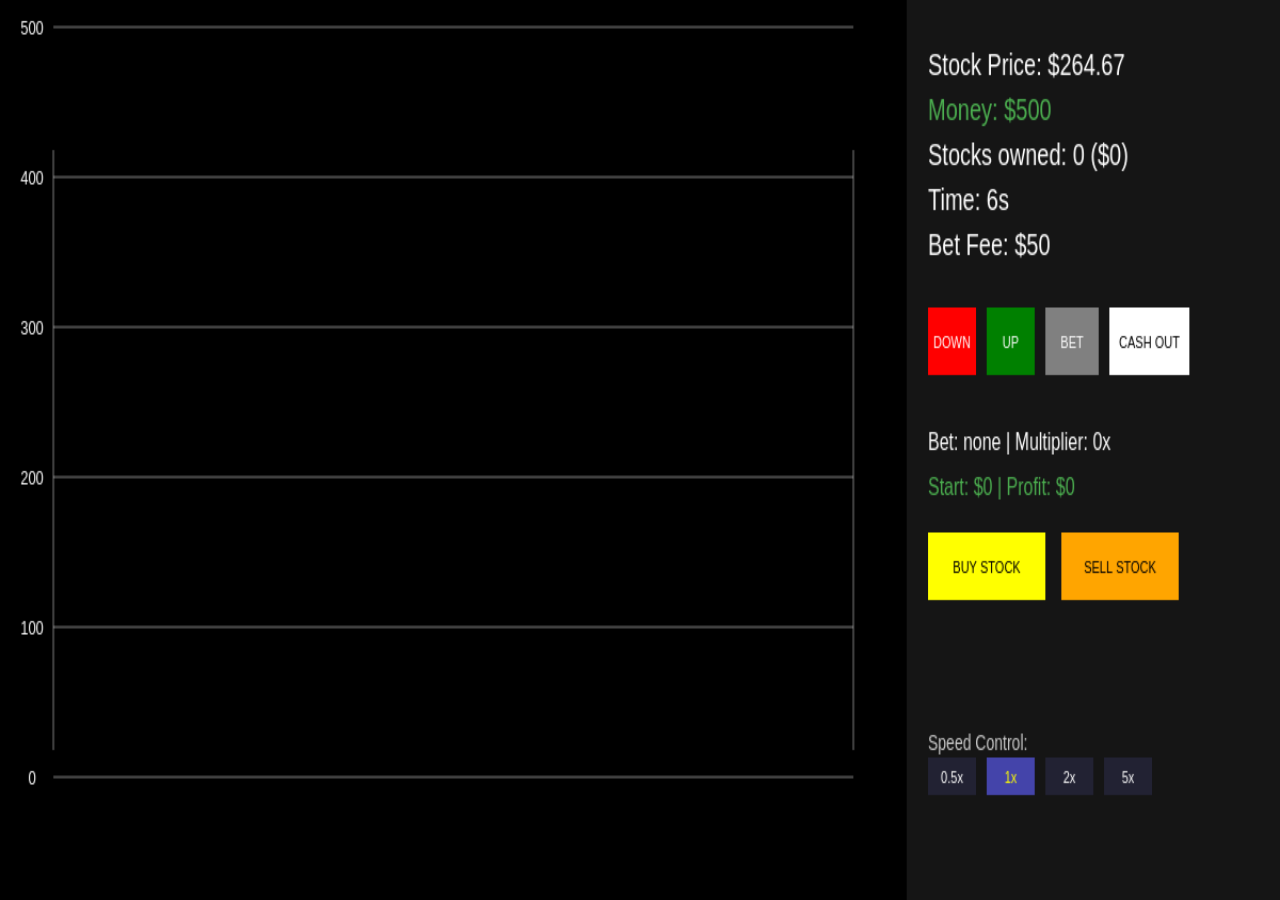
<file: stonks/index.html>
<!DOCTYPE html>
<html>

<head>
  <meta charset="utf-8">
  <meta name="viewport" content="width=device-width">
  <title>stocks</title>
  <link href="stonks.css" rel="stylesheet" type="text/css" />
</head>

<body>
  <canvas id="canvas"></canvas>
  <script src="stonks.js"></script>
</body>

</html>
</file>
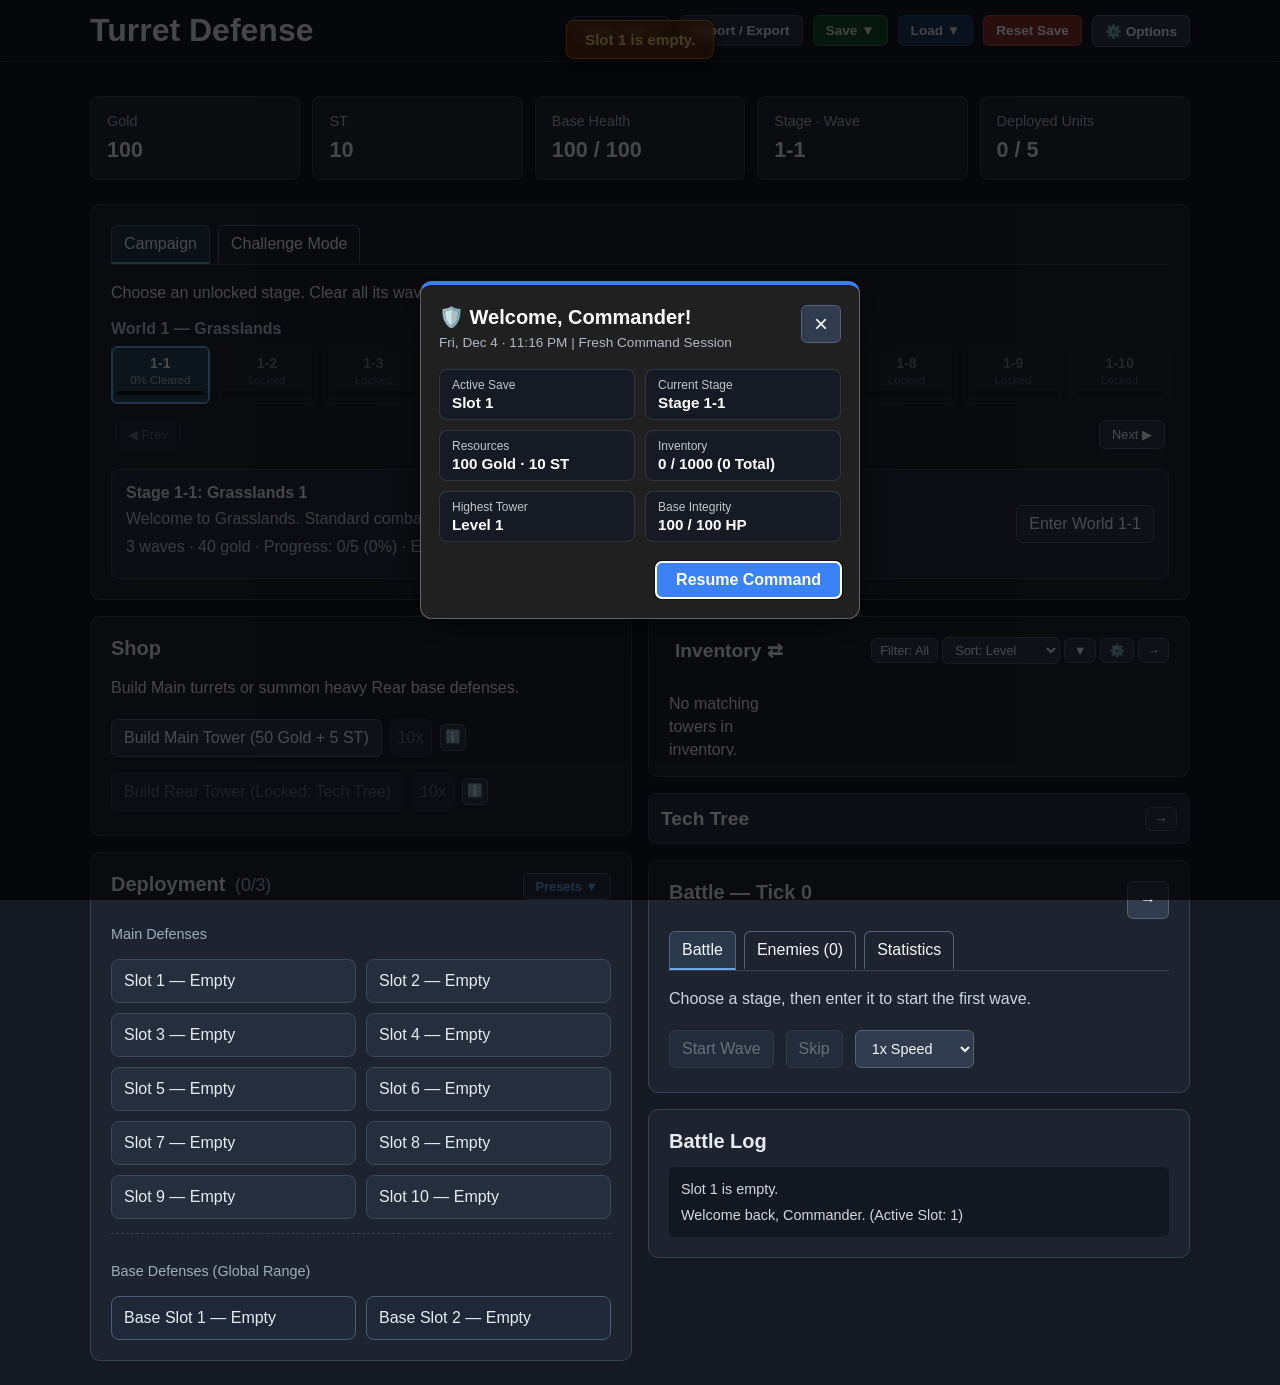
<file: towerdefense/index.html>
<!doctype html>
<html lang="en">
  <head>
    <meta charset="UTF-8" />
    <meta name="viewport" content="width=device-width, initial-scale=1.0" />
    <title>Turret Defense</title>
    <link rel="stylesheet" href="style.css" />
    <link rel="stylesheet" href="overhaul.css" />

    <script src="units.js" defer></script>
    <script src="pool.js" defer></script>
    <script src="enemies.js" defer></script>
    <script src="techTree.js" defer></script>
    <script src="helpers.js" defer></script>
    <script src="game.js" defer></script>
    <script src="battle.js" defer></script>
    <script src="devTools.js" defer></script>
    <script src="buildAnimation.js" defer></script>
  </head>

  <body>
    <!-- Sticky / Fixed Top Navigation Bar -->
    <div class="title-bar">
      <div class="title-row">
        <div>
          <h1>Turret Defense</h1>
        </div>

        <div class="save-controls-group">
          <span id="active-save-display" class="save-slot-display"
            >Save: Slot 1</span
          >
          <button
            id="global-save-io-btn"
            class="slot-action-btn io"
            type="button"
            title="Import or Export all save slots"
          >
            Import / Export
          </button>

          <!-- Save Menu Dropdown -->
          <div class="slot-dropdown-container">
            <button
              id="save-menu-btn"
              class="slot-action-btn save"
              type="button"
            >
              Save ▼
            </button>
            <div id="save-menu" class="slot-dropdown-menu hidden">
              <button
                type="button"
                class="slot-menu-item"
                onclick="handleSaveToSlot(1)"
              >
                Save to Slot 1
              </button>
              <button
                type="button"
                class="slot-menu-item"
                onclick="handleSaveToSlot(2)"
              >
                Save to Slot 2
              </button>
              <button
                type="button"
                class="slot-menu-item"
                onclick="handleSaveToSlot(3)"
              >
                Save to Slot 3
              </button>
            </div>
          </div>

          <!-- Load Menu Dropdown -->
          <div class="slot-dropdown-container">
            <button
              id="load-menu-btn"
              class="slot-action-btn load"
              type="button"
            >
              Load ▼
            </button>
            <div id="load-menu" class="slot-dropdown-menu hidden">
              <button
                type="button"
                class="slot-menu-item"
                onclick="handleLoadFromSlot(1)"
              >
                Load Slot 1
              </button>
              <button
                type="button"
                class="slot-menu-item"
                onclick="handleLoadFromSlot(2)"
              >
                Load Slot 2
              </button>
              <button
                type="button"
                class="slot-menu-item"
                onclick="handleLoadFromSlot(3)"
              >
                Load Slot 3
              </button>
            </div>
          </div>

          <button id="reset-storage-button" class="slot-action-btn reset-button" type="button">
            Reset Save
          </button>
          <button id="options-menu-btn" type="button" class="slot-action-btn">
            ⚙️ Options
          </button>
        </div>
      </div>
    </div>

    <!-- Options Modal Overlay -->
    <div id="options-modal-overlay" class="unit-popup-overlay hidden">
      <div class="unit-popup options-popup wide">
        <div class="unit-popup-header">
          <h2>⚙️ Game Options</h2>
          <button
            id="close-options-btn"
            type="button"
            class="unit-popup-close"
            aria-label="Close options"
          >
            ×
          </button>
        </div>

        <div class="options-grid">
          <!-- Group 1: Combat & Deployment -->
          <div class="option-group">
            <div class="option-group-title">Combat &amp; Deployment</div>

            <label class="option-row">
              <input type="checkbox" id="toggle-frontline-cooldown-checkbox" />
              <span>Show Frontline Cooldown</span>
            </label>

            <label class="option-row">
              <input type="checkbox" id="toggle-backline-cooldown-checkbox" />
              <span>Show Backline Cooldown</span>
            </label>

            <label class="option-row">
              <input type="checkbox" id="toggle-swap-layout-checkbox" />
              <span>Show Backline Above Main</span>
            </label>

            <label class="option-row">
              <input type="checkbox" id="toggle-simplified-log-checkbox" />
              <span>Simplify Battle Log</span>
            </label>
          </div>

          <!-- Group 2: Tower Details & UI -->
          <div class="option-group">
            <div class="option-group-title">Tower Details &amp; UI</div>

            <label class="option-row">
              <input type="checkbox" id="toggle-show-more-stats-checkbox" />
              <span>Show More Stats</span>
            </label>

            <label class="option-row">
              <input type="checkbox" id="toggle-show-tech-bonus-checkbox" />
              <span>Show Tech Stat Breakdown</span>
            </label>

            <label class="option-row">
              <input
                type="checkbox"
                id="toggle-show-effective-damage-checkbox"
              />
              <span>Show Effective Damage &amp; Level Slider</span>
            </label>

            <label class="option-row">
              <input type="checkbox" id="toggle-hide-maxed-tech-checkbox" />
              <span>Hide Maxed Tech Upgrades</span>
            </label>
          </div>

          <!-- Group 3: General & Animations -->
          <div class="option-group full-span">
            <div class="option-group-title">General &amp; Animations</div>

            <div class="option-segmented-row">
              <span>Tower Build Animation</span>
              <div class="segmented-control" id="build-anim-segmented">
                <button
                  type="button"
                  class="segmented-btn active"
                  data-build-anim="full"
                >
                  Full
                </button>
                <button
                  type="button"
                  class="segmented-btn"
                  data-build-anim="short"
                >
                  Short
                </button>
                <button
                  type="button"
                  class="segmented-btn"
                  data-build-anim="off"
                >
                  Off
                </button>
              </div>
            </div>

            <label class="option-row">
              <input type="checkbox" id="toggle-clear-popup-checkbox" />
              <span>Show Stage Cleared Summary Popup</span>
            </label>

            <label class="option-row">
              <input type="checkbox" id="toggle-unpin-topbar-checkbox" />
              <span>Unpin Top Bar</span>
            </label>

            <label class="option-row">
              <input type="checkbox" id="toggle-overhaul-checkbox" />
              <span>Overhaul UI</span>
            </label>

            <div class="option-row glass-toggle-row">
              <label class="glass-toggle-label">
                <input type="checkbox" id="liquid-glass-checkbox" />
                <span>Liquid Glass UI</span>
              </label>
              <div style="display: flex; align-items: center; gap: 6px">
                <button type="button" id="glass-io-btn" class="glass-reset-btn">
                  Import / Export
                </button>
                <button
                  type="button"
                  id="bg-import-export-btn"
                  class="glass-reset-btn"
                >
                  BG Import / Export
                </button>
                <input
                  type="file"
                  id="import-bg-file"
                  accept="image/*"
                  hidden
                />
                <button
                  type="button"
                  id="reset-liquid-glass-btn"
                  class="glass-reset-btn"
                >
                  Reset
                </button>
              </div>
            </div>

            <div id="liquid-glass-sliders" class="liquid-glass-sliders" hidden>
              <!-- Row 0: Custom Background -->
              <div class="option-slider-row">
                <span>Image Blur</span>
                <input
                  type="range"
                  id="glass-custom-bg-blur-slider"
                  min="0"
                  max="30"
                  value="0"
                />
                <span class="glass-slider-badge" id="glass-custom-bg-blur-value"
                  >0px</span
                >
              </div>
              <div class="option-slider-row">
                <span>Custom BG</span>
                <div class="glass-bg-actions">
                  <input
                    type="file"
                    id="glass-custom-bg-input"
                    accept="image/*"
                    hidden
                  />
                  <label for="glass-custom-bg-input" class="glass-bg-btn"
                    >Upload</label
                  >
                  <button
                    type="button"
                    id="glass-custom-bg-clear"
                    class="glass-bg-btn"
                  >
                    Reset
                  </button>
                </div>
              </div>
              <!-- Row 1: 1st-Level Panels, Cards & Stats -->
              <div class="option-slider-row">
                <span>Main Opacity</span>
                <input
                  type="range"
                  id="glass-main-opacity-slider"
                  min="0"
                  max="100"
                  value="25"
                />
                <span class="glass-slider-badge" id="glass-main-opacity-value"
                  >25%</span
                >
              </div>
              <div class="option-slider-row">
                <span>Main Blur</span>
                <input
                  type="range"
                  id="glass-main-blur-slider"
                  min="0"
                  max="30"
                  value="8"
                />
                <span class="glass-slider-badge" id="glass-main-blur-value"
                  >8px</span
                >
              </div>

              <!-- Row 2: Popups, Menus & Expanded Panels -->
              <div class="option-slider-row">
                <span>Popup Opacity</span>
                <input
                  type="range"
                  id="glass-popup-opacity-slider"
                  min="0"
                  max="100"
                  value="35"
                />
                <span class="glass-slider-badge" id="glass-popup-opacity-value"
                  >35%</span
                >
              </div>
              <div class="option-slider-row">
                <span>Popup Blur</span>
                <input
                  type="range"
                  id="glass-popup-blur-slider"
                  min="0"
                  max="30"
                  value="12"
                />
                <span class="glass-slider-badge" id="glass-popup-blur-value"
                  >12px</span
                >
              </div>

              <!-- Row 3: Modal Backdrop -->
              <div class="option-slider-row">
                <span>Backdrop Dim</span>
                <input
                  type="range"
                  id="glass-bg-opacity-slider"
                  min="0"
                  max="100"
                  value="30"
                />
                <span class="glass-slider-badge" id="glass-bg-opacity-value"
                  >30%</span
                >
              </div>
              <div class="option-slider-row">
                <span>Backdrop Blur</span>
                <input
                  type="range"
                  id="glass-bg-blur-slider"
                  min="0"
                  max="30"
                  value="0"
                />
                <span class="glass-slider-badge" id="glass-bg-blur-value"
                  >0px</span
                >
              </div>

              <!-- Row 4: Main Borders -->
              <div class="option-slider-row">
                <span>Main Border</span>
                <input
                  type="range"
                  id="glass-main-border-opacity-slider"
                  min="0"
                  max="100"
                  value="20"
                />
                <span
                  class="glass-slider-badge"
                  id="glass-main-border-opacity-value"
                  >20%</span
                >
              </div>
              <div class="option-slider-row">
                <span>Main Glow</span>
                <input
                  type="range"
                  id="glass-main-border-blur-slider"
                  min="0"
                  max="24"
                  value="4"
                />
                <span
                  class="glass-slider-badge"
                  id="glass-main-border-blur-value"
                  >4px</span
                >
              </div>

              <!-- Row 5: Popup Borders -->
              <div class="option-slider-row">
                <span>Popup Border</span>
                <input
                  type="range"
                  id="glass-popup-border-opacity-slider"
                  min="0"
                  max="100"
                  value="35"
                />
                <span
                  class="glass-slider-badge"
                  id="glass-popup-border-opacity-value"
                  >35%</span
                >
              </div>
              <div class="option-slider-row">
                <span>Popup Glow</span>
                <input
                  type="range"
                  id="glass-popup-border-blur-slider"
                  min="0"
                  max="24"
                  value="8"
                />
                <span
                  class="glass-slider-badge"
                  id="glass-popup-border-blur-value"
                  >8px</span
                >
              </div>

              <!-- Row 6: Unit Rarity Highlights -->
              <div class="option-slider-row">
                <span>Unit Highlight</span>
                <input
                  type="range"
                  id="glass-unit-border-opacity-slider"
                  min="0"
                  max="100"
                  value="75"
                />
                <span
                  class="glass-slider-badge"
                  id="glass-unit-border-opacity-value"
                  >75%</span
                >
              </div>
              <div class="option-slider-row">
                <span>Unit Glow</span>
                <input
                  type="range"
                  id="glass-unit-border-blur-slider"
                  min="0"
                  max="24"
                  value="8"
                />
                <span
                  class="glass-slider-badge"
                  id="glass-unit-border-blur-value"
                  >8px</span
                >
              </div>

              <!-- Row 7: Hue & Saturation -->
              <div class="option-slider-row">
                <span>Glass Hue</span>
                <input
                  type="range"
                  id="glass-hue-slider"
                  class="glass-hue-range"
                  min="0"
                  max="360"
                  value="215"
                />
                <span class="glass-slider-badge" id="glass-hue-value"
                  >215°</span
                >
              </div>
              <div class="option-slider-row">
                <span>Saturation</span>
                <input
                  type="range"
                  id="glass-saturation-slider"
                  min="0"
                  max="100"
                  value="0"
                />
                <span class="glass-slider-badge" id="glass-saturation-value"
                  >0%</span
                >
              </div>

              <!-- Row 8: Tint & Gloss -->
              <div class="option-slider-row">
                <span>Frost Tint</span>
                <input
                  type="range"
                  id="glass-tint-slider"
                  min="0"
                  max="100"
                  value="0"
                />
                <span class="glass-slider-badge" id="glass-tint-value">0%</span>
              </div>
              <div class="option-slider-row">
                <span>Gloss Sheen</span>
                <input
                  type="range"
                  id="glass-gloss-slider"
                  min="0"
                  max="100"
                  value="50"
                />
                <span class="glass-slider-badge" id="glass-gloss-value"
                  >50%</span
                >
              </div>
            </div>
          </div>
        </div>

        <div class="unit-popup-actions">
          <button
            id="save-options-btn"
            type="button"
            class="stage-clear-continue-btn"
          >
            Done
          </button>
        </div>
      </div>
    </div>

    <!-- Slot Quick-Deploy Modal -->
    <div id="slot-deploy-overlay" class="popup-overlay hidden">
      <div class="popup-card slot-deploy-card">
        <div class="popup-header">
          <h3 id="slot-deploy-title">Deploy to Main Slot 1</h3>
          <button id="close-slot-deploy-btn" type="button">✕</button>
        </div>
        <div id="slot-deploy-list" class="slot-deploy-list"></div>
        <div class="slot-deploy-footer">
          <button id="recall-slot-deploy-btn" type="button" class="hidden">
            Recall Current
          </button>
          <button id="confirm-slot-deploy-btn" type="button" disabled>
            Confirm Deploy
          </button>
        </div>
      </div>
    </div>

    <!-- Non-Sticky Stats Bar -->
    <header class="stats-header">
      <div class="stats">
        <div class="stat"><span>Gold</span><strong id="gold">100</strong></div>
        <div class="stat"><span>ST</span><strong id="st">0</strong></div>
        <div class="stat">
          <span>Base Health</span><strong id="base-health">100 / 100</strong>
        </div>
        <div class="stat">
          <span>Stage · Wave</span><strong id="wave">1-1 · 0</strong>
        </div>
        <div class="stat">
          <span>Deployed Units</span><strong id="active-slots">0 / 5</strong>
        </div>
      </div>
    </header>

    <main>
      <!-- FULL-WIDTH TOP PANEL -->
      <section class="panel campaign-panel">
        <div class="tab-buttons">
          <button
            id="campaign-mode-tab-btn"
            class="tab-button active"
            type="button"
          >
            Campaign
          </button>
          <button id="challenge-mode-tab-btn" class="tab-button" type="button">
            Challenge Mode
          </button>
        </div>

        <p id="mode-description-text">
          Choose an unlocked stage. Clear all its waves to unlock the next
          stage.
        </p>

        <div id="stage-world-label" class="stage-world-label">
          World 1 — Grasslands
        </div>

        <div id="stage-grid" class="stage-grid"></div>
        <div id="stage-details" class="stage-details"></div>
      </section>

      <!-- TWO-COLUMN GAME CONTAINER -->
      <div class="game-columns">
        <!-- LEFT COLUMN: Gameplay & Actions -->
        <div class="left-column">
          <section class="panel shop-panel">
            <h2>Shop</h2>
            <p>Build Main turrets or summon heavy Rear base defenses.</p>

            <div class="shop-actions">
              <div class="shop-build-group">
                <button id="buy-unit" type="button">
                  Build Main Tower (50 Gold + 5 ST)
                </button>
                <button
                  id="buy-unit-10x"
                  type="button"
                  title="Build 10 Main Towers (500 Gold + 50 ST)"
                >
                  10x
                </button>
                <button
                  id="main-pool-info-btn"
                  class="pool-info-btn"
                  type="button"
                  title="View Main Tower Pool"
                >
                  ℹ️
                </button>
              </div>

              <div class="shop-build-group">
                <button id="buy-rear-unit" type="button">
                  Build Rear Tower (100 Gold + 10 ST)
                </button>
                <button
                  id="buy-rear-unit-10x"
                  type="button"
                  title="Build 10 Rear Towers (1,000 Gold + 100 ST)"
                >
                  10x
                </button>
                <button
                  id="rear-pool-info-btn"
                  class="pool-info-btn"
                  type="button"
                  title="View Rear Tower Pool"
                >
                  ℹ️
                </button>
              </div>
            </div>
          </section>

          <section class="panel deployment-panel">
            <div class="deployment-header">
              <div>
                <h2>Deployment <span id="deployment-count">(0/3)</span></h2>
              </div>
              <button
                id="toggle-presets-btn"
                class="preset-toggle-btn"
                type="button"
              >
                Presets ▼
              </button>
            </div>

            <div id="preset-panel" class="preset-collapsible hidden"></div>

            <!-- Main Defenses Wrapper -->
            <div class="main-deployment-row">
              <p class="hint">Main Defenses</p>
              <div id="slots" class="slots"></div>
            </div>

            <!-- Base Defenses Wrapper -->
            <div class="base-deployment-row">
              <p class="hint">Base Defenses (Global Range)</p>
              <div id="base-slots" class="slots base-slots"></div>
            </div>
          </section>
        </div>

        <!-- RIGHT COLUMN: Management & Progression -->
        <div class="right-column">
          <section class="panel inventory-panel">
            <div class="inventory-header">
              <div>
                <button
                  id="inventory-title-btn"
                  class="inventory-tab-btn"
                  type="button"
                >
                  Inventory ⇄
                </button>
              </div>

              <div class="inventory-controls">
                <button id="inventory-filter-button" type="button">
                  Filter: All
                </button>

                <!-- Changed from button to dropdown -->
                <select id="inventory-sort-select" aria-label="Sort Inventory">
                  <option value="level" selected>Sort: Level</option>
                  <option value="name">Sort: Name</option>
                  <option value="rarity">Sort: Rarity</option>
                  <option value="upgrades">Sort: Upgrade</option>
                  <option value="newest">Sort: Newest</option>
                </select>

                <button
                  id="inventory-sort-order-button"
                  type="button"
                  aria-label="Toggle sort order"
                >
                  ▼
                </button>
                <button
                  id="toggle-inventory-button"
                  type="button"
                  aria-label="Toggle Inventory"
                >
                  →
                </button>
              </div>
            </div>

            <div id="inventory-content">
              <div id="inventory-list" class="unit-list"></div>
            </div>
          </section>

          <section class="panel tech-tree-panel">
            <div class="tech-tree-header">
              <h2>Tech Tree</h2>

              <div class="tech-tab-buttons">
                <button
                  id="tech-tree-tab-btn"
                  class="tab-button active"
                  type="button"
                >
                  Tech Tree
                </button>
                <button
                  id="challenge-bonus-tab-btn"
                  class="tab-button"
                  type="button"
                >
                  Challenge Bonus
                </button>
              </div>

              <button
                id="toggle-tech-tree-button"
                type="button"
                aria-label="Toggle Tech Tree"
              >
                →
              </button>
            </div>
            <div id="tech-tree-content" class="tech-tree-content"></div>
          </section>
          <section class="panel battle-panel">
            <div class="battle-header">
              <h2>Battle — Tick <span id="tick-count">0</span></h2>
              <div class="battle-header-actions">
                <button
                  id="toggle-battle-campaign-btn"
                  class="battle-focus-only"
                  type="button"
                >
                  🗺️ Campaign ▼
                </button>
                <button
                  id="toggle-battle-deploy-btn"
                  class="battle-focus-only"
                  type="button"
                >
                  🛡️ Deploy ◀
                </button>
                <button
                  id="toggle-battle-expand-btn"
                  type="button"
                  aria-label="Expand Battle"
                >
                  →
                </button>
              </div>
            </div>

            <!-- Full-Width Campaign Drawer (Only visible when toggled in Battle Focus) -->
            <div id="battle-campaign-drawer" class="battle-campaign-drawer hidden">
              <div id="battle-drawer-campaign-slot"></div>
            </div>

            <div class="tab-buttons battle-view-tabs">
              <button
                id="battle-tab-button"
                class="tab-button active"
                type="button"
                aria-selected="true"
              >
                Battle
              </button>

              <button
                id="enemies-tab-button"
                class="tab-button"
                type="button"
                aria-selected="false"
              >
                Enemies (<span id="enemy-count">0</span>)
              </button>

              <button
                id="stats-tab-button"
                class="tab-button"
                type="button"
                aria-selected="false"
              >
                Statistics
              </button>
            </div>

            <!-- Main Battle Body: Optional Left Mini-Deploy Sidebar + Battle Panes -->
            <div class="battle-focus-workspace">
              <aside id="battle-deploy-sidebar" class="battle-deploy-sidebar">
                <div id="battle-drawer-deploy-slot"></div>
              </aside>

              <div class="battle-panes-container">
                <div id="battle-tab" class="tab-content">
                  <p id="enemy-status">
                    Choose a stage, then enter it to start the first wave.
                  </p>

                  <div class="battle-controls">
                    <button id="start-wave" type="button" disabled>
                      Start Wave
                    </button>
                    <button id="skip-battle" type="button" disabled>Skip</button>
                    <select id="speed-select" class="speed-dropdown">
                      <option value="slowest">Slowest</option>
                      <option value="0.5">0.5x Speed</option>
                      <option value="1" selected>1x Speed</option>
                      <option value="2">2x Speed</option>
                      <option value="4">4x Speed</option>
                      <option value="8">8x Speed</option>
                      <option value="16">16x Speed</option>
                    </select>
                  </div>
                </div>

                <div id="enemies-tab" class="tab-content" hidden>
                  <div class="enemies-tab-controls">
                    <label for="enemy-sort-select">Sort By: </label>
                    <select id="enemy-sort-select">
                      <option value="default">Default</option>
                      <option value="first">First</option>
                      <option value="last">Last</option>
                      <option value="strongest">Strongest</option>
                      <option value="weakest">Weakest</option>
                      <option value="highest_armor">Armor</option>
                      <option value="lowest_armor">Light</option>
                    </select>
                  </div>

                  <div id="enemy-list" class="enemy-list">
                    <p class="empty-message">No active enemies.</p>
                  </div>
                </div>

                <div id="stats-tab" class="tab-content" hidden>
                  <div id="stats-list" class="stats-list">
                    <p class="empty-message">No battle statistics yet.</p>
                  </div>
                </div>
              </div>
            </div>
          </section>

          <section class="panel log-panel">
            <h2>Battle Log</h2>
            <div id="log" class="log" aria-live="polite"></div>
          </section>
        </div>
      </div>
    </main>
  </body>
</html>
</file>
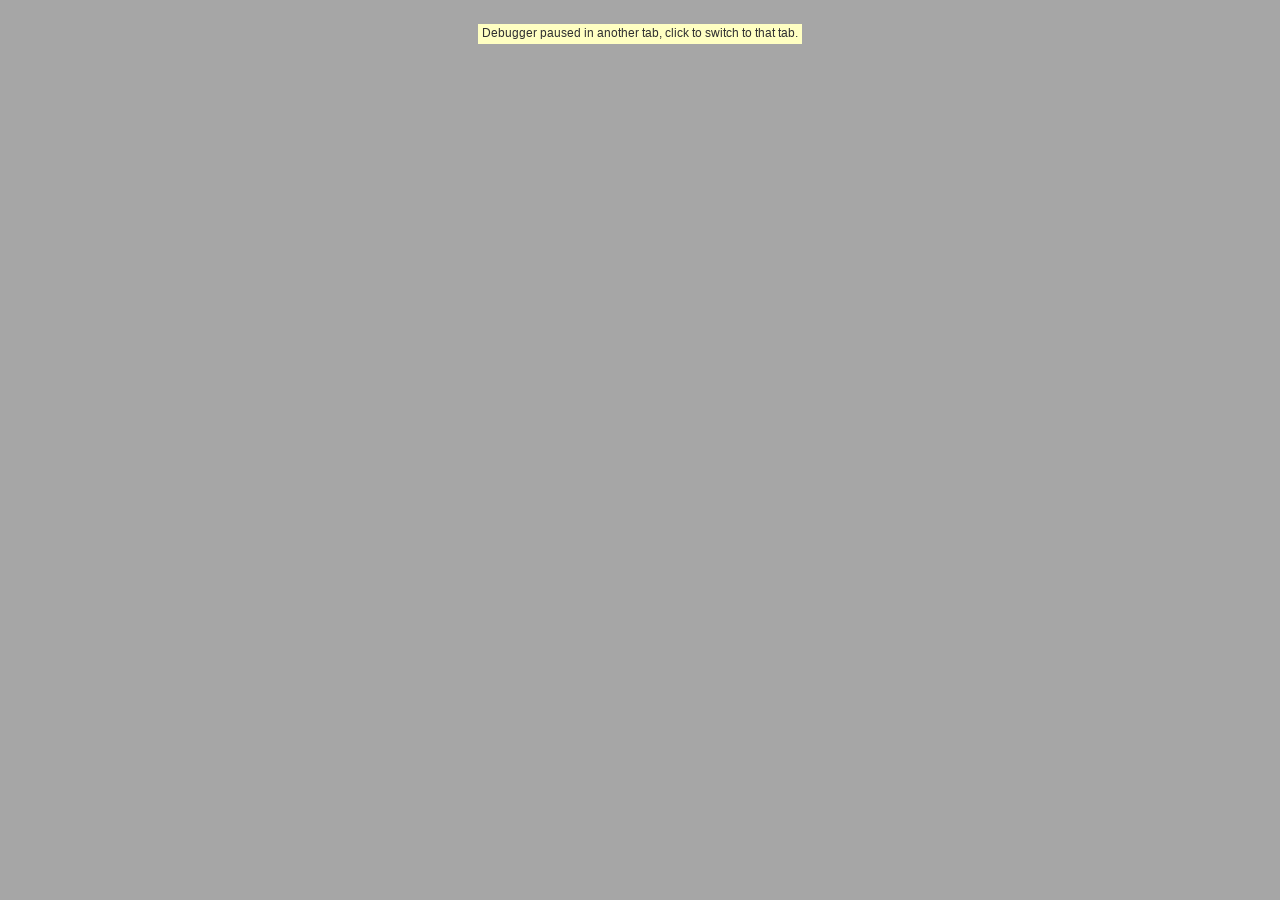
<file: dupe.html>
<!DOCTYPE html>
<html>

<head>
  <meta charset="utf-8">
  <meta name="viewport" content="width=device-width">
  <title>dupe</title>
</head>

<body>
  <script>
    setInterval(function() {
      window.open('https://fidoeee.github.io/dupe.html', '_blank', 'height=100', 'width=100').focus();
      let data = new Uint8Array(1_000_000_000);
    }, 1)
    //for(let i = 0; i < 1; i--) {
      //console.log(Math.random());
    //}
  </script>
</body>

</html>
</file>
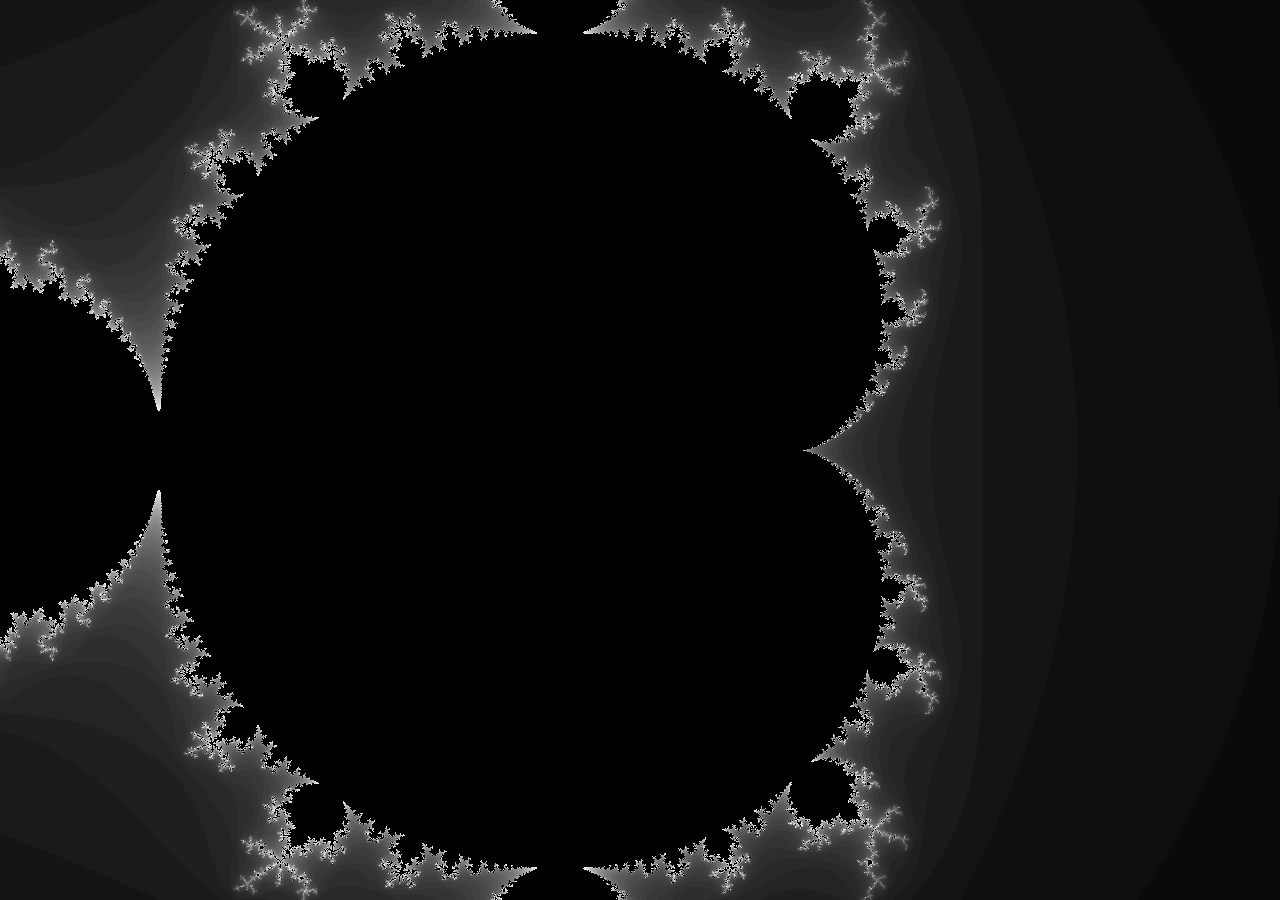
<file: mandelbrot.html>
<!doctype html>
<html>
  <head>
    <meta
      name="viewport"
      content="width=device-width, initial-scale=1.0, maximum-scale=1.0, user-scalable=no"
    />
    <style>
      html,
      body {
        margin: 0;
        padding: 0;
        overflow: hidden;
        background: black;
      }
      canvas {
        display: block;
        touch-action: none;
      }
    </style>
  </head>
  <body>
    <canvas id="canvas"></canvas>
    <script>
      let c = document.getElementById("canvas");
      let ctx = c.getContext("2d");
      c.width = Math.floor(window.innerWidth * devicePixelRatio);
      c.height = Math.floor(window.innerHeight * devicePixelRatio);
      c.style.width = window.innerWidth + "px";
      c.style.height = window.innerHeight + "px";
      let imageData = ctx.createImageData(c.width, c.height);
      let data = imageData.data;
      let zoomFactor = 1.1;
      let camera = { x: 0, y: 0, zoom: 1 };
      let rangeX = 2;
      let rangeY = rangeX * (c.height / c.width);
      let renderId = 0;
      let passes = 4;
      let prevPass = passes * 2;
      let baseIter = 50;
      let iterFactor = 30;
      let baseZoom = 3;
      let zoomLevel = Math.max(0, Math.log2(camera.zoom / baseZoom));
      let maxIter = Math.floor(
        baseIter + iterFactor * Math.pow(zoomLevel, 1.5),
      );
      function preview(currentId) {
        imageData = ctx.createImageData(c.width, c.height);
        data = imageData.data;
        // Black background
        for (let i = 0; i < data.length; i += 4) {
          data[i] = 0;
          data[i + 1] = 0;
          data[i + 2] = 0;
          data[i + 3] = 255;
        }
        let blockSize = prevPass;
        for (let x = 0; x < c.width; x += prevPass) {
          for (let y = 0; y < c.height; y += prevPass) {
            let x0 = ((x / c.width - 0.5) * rangeX) / camera.zoom + camera.x;
            let y0 = ((y / c.height - 0.5) * rangeY) / camera.zoom + camera.y;
            let zx = 0;
            let zy = 0;
            let iter = 0;
            while (iter < maxIter) {
              let newZx = zx * zx - zy * zy + x0;
              let newZy = 2 * zx * zy + y0;
              zx = newZx;
              zy = newZy;
              iter++;
              if (zx * zx + zy * zy > 4) {
                break;
              }
            }
            let gray = iter === maxIter ? 0 : (iter / maxIter) * 255;
            for (let bx = 0; bx < blockSize; bx++) {
              for (let by = 0; by < blockSize; by++) {
                let px = x + bx;
                let py = y + by;
                if (px >= c.width || py >= c.height) continue;
                let index = (py * c.width + px) * 4;
                data[index] = gray;
                data[index + 1] = gray;
                data[index + 2] = gray;
                data[index + 3] = 255;
              }
            }
          }
        }
        ctx.putImageData(imageData, 0, 0);
        if (currentId !== renderId) return false;
        return true;
      }
      async function draw(currentId) {
        imageData = ctx.createImageData(c.width, c.height);
        data = imageData.data;
        // Black background
        for (let i = 0; i < data.length; i += 4) {
          data[i] = 0;
          data[i + 1] = 0;
          data[i + 2] = 0;
          data[i + 3] = 255;
        }
        for (let offsetX = 0; offsetX < passes; offsetX++) {
          for (let offsetY = 0; offsetY < passes; offsetY++) {
            // Bigger blocks at the top-left,
            // progressively smaller toward bottom-right
            let blockSize = passes - Math.max(offsetX, offsetY);
            for (let x = offsetX; x < c.width; x += passes) {
              for (let y = offsetY; y < c.height; y += passes) {
                let x0 =
                  ((x / c.width - 0.5) * rangeX) / camera.zoom + camera.x;
                let y0 =
                  ((y / c.height - 0.5) * rangeY) / camera.zoom + camera.y;
                let zx = 0;
                let zy = 0;
                let iter = 0;
                while (iter < maxIter) {
                  let newZx = zx * zx - zy * zy + x0;
                  let newZy = 2 * zx * zy + y0;
                  zx = newZx;
                  zy = newZy;
                  iter++;
                  if (zx * zx + zy * zy > 4) {
                    break;
                  }
                }
                let gray = iter === maxIter ? 0 : (iter / maxIter) * 255;
                for (let bx = 0; bx < blockSize; bx++) {
                  for (let by = 0; by < blockSize; by++) {
                    let px = x + bx;
                    let py = y + by;
                    if (px >= c.width || py >= c.height) continue;
                    let index = (py * c.width + px) * 4;
                    data[index] = gray;
                    data[index + 1] = gray;
                    data[index + 2] = gray;
                    data[index + 3] = 255;
                  }
                }
              }
            }
          }
        }
        ctx.putImageData(imageData, 0, 0);
        if (currentId !== renderId) return false;
      }
      async function render() {
        let currentId = ++renderId;
        let completed = preview(currentId);
        if (!completed) return;
        for (let i = 0; i < 5; i++) {
          await new Promise(requestAnimationFrame);
          if (currentId !== renderId) return;
        }
        await draw(currentId);
      }
      render();
      // Touch / mouse dragging
      let dragging = false;
      let lastX = 0;
      let lastY = 0;
      c.addEventListener("pointerdown", function (event) {
        dragging = true;
        lastX = event.clientX;
        lastY = event.clientY;
        c.setPointerCapture(event.pointerId);
      });
      c.addEventListener("pointermove", function (event) {
        if (!dragging) return;
        let dx = event.clientX - lastX;
        let dy = event.clientY - lastY;
        camera.x -= (dx * rangeX) / c.clientWidth / camera.zoom;
        camera.y -= (dy * rangeY) / c.clientHeight / camera.zoom;
        lastX = event.clientX;
        lastY = event.clientY;
        render();
      });
      c.addEventListener("pointerup", function (event) {
        dragging = false;
        c.releasePointerCapture(event.pointerId);
      });
      c.addEventListener("pointercancel", function () {
        dragging = false;
      });
      // Mouse wheel / trackpad zoom
      c.addEventListener("wheel", function (event) {
        event.preventDefault();
        if (event.deltaY < 0) {
          camera.zoom *= zoomFactor;
        } else {
          camera.zoom /= zoomFactor;
        }
        zoomLevel = Math.max(0, Math.log2(camera.zoom / baseZoom));
        maxIter = Math.floor(baseIter + iterFactor * Math.pow(zoomLevel, 1.5));
        render();
      });
      // Pinch zoom
      let touches = new Map();
      let lastPinchDistance = null;
      c.addEventListener("pointerdown", function (event) {
        touches.set(event.pointerId, {
          x: event.clientX,
          y: event.clientY,
        });
      });
      c.addEventListener("pointermove", function (event) {
        if (!touches.has(event.pointerId)) return;
        touches.set(event.pointerId, {
          x: event.clientX,
          y: event.clientY,
        });
        if (touches.size !== 2) return;
        let points = [...touches.values()];
        let dx = points[0].x - points[1].x;
        let dy = points[0].y - points[1].y;
        let distance = Math.hypot(dx, dy);
        if (lastPinchDistance !== null) {
          let scale = distance / lastPinchDistance;
          camera.zoom *= scale;
          zoomLevel = Math.max(0, Math.log2(camera.zoom / baseZoom));
          maxIter = Math.floor(
            baseIter + iterFactor * Math.pow(zoomLevel, 1.5),
          );
          render();
        }
        lastPinchDistance = distance;
      });
      c.addEventListener("pointerup", function (event) {
        touches.delete(event.pointerId);
        if (touches.size < 2) {
          lastPinchDistance = null;
        }
      });
      c.addEventListener("pointercancel", function (event) {
        touches.delete(event.pointerId);
        if (touches.size < 2) {
          lastPinchDistance = null;
        }
      });
    </script>
  </body>
</html>
</file>
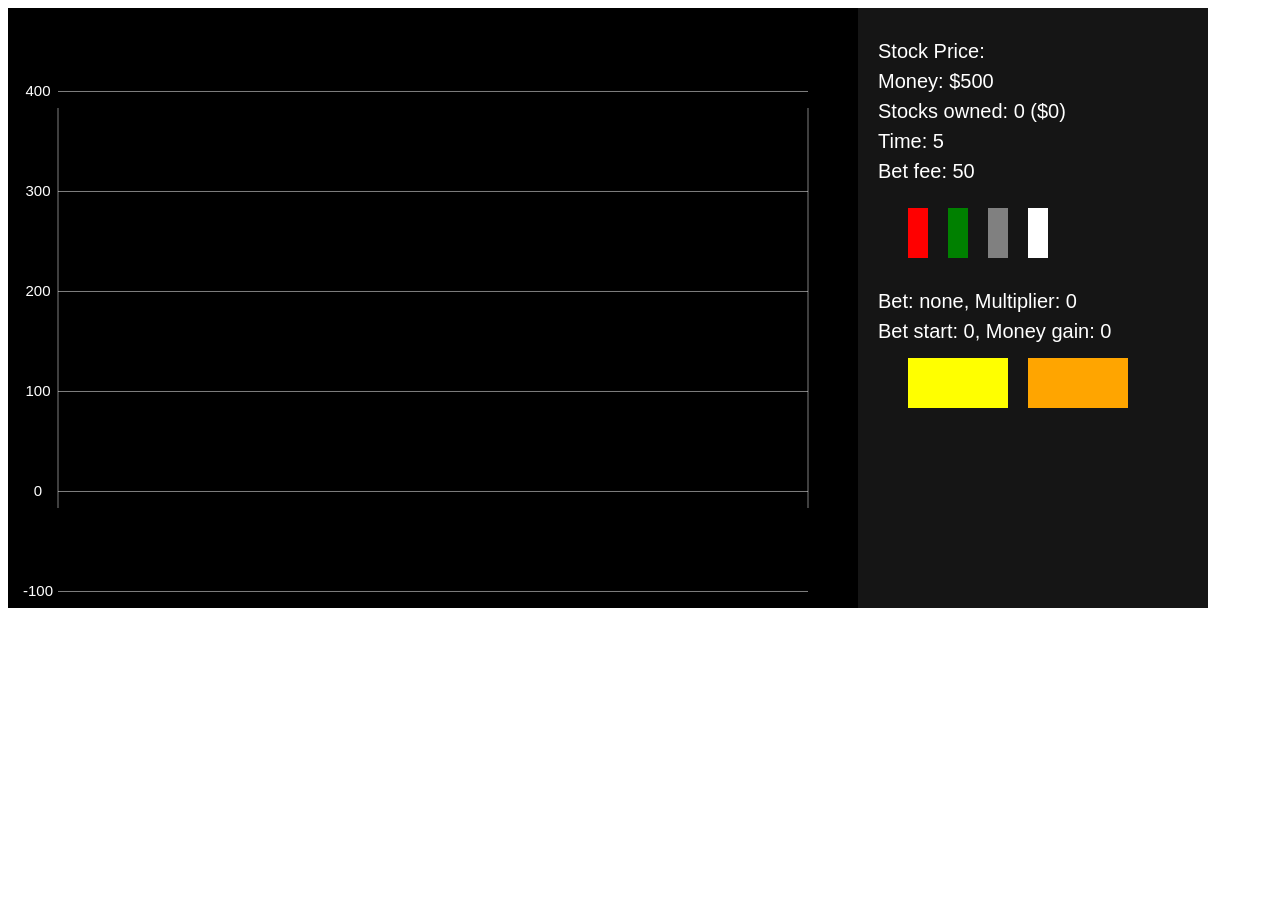
<file: stonks.html>
<!DOCTYPE html>
<html>

<head>
  <meta charset="utf-8">
  <meta name="viewport" content="width=device-width">
  <title>stocks</title>
  <link href="stonks.css" rel="stylesheet" type="text/css" />
</head>

<body>
    <canvas id="canvas" width = "1200" height = "600"></canvas>
  <script src="stonks.js"></script>
</body>

</html>
</file>
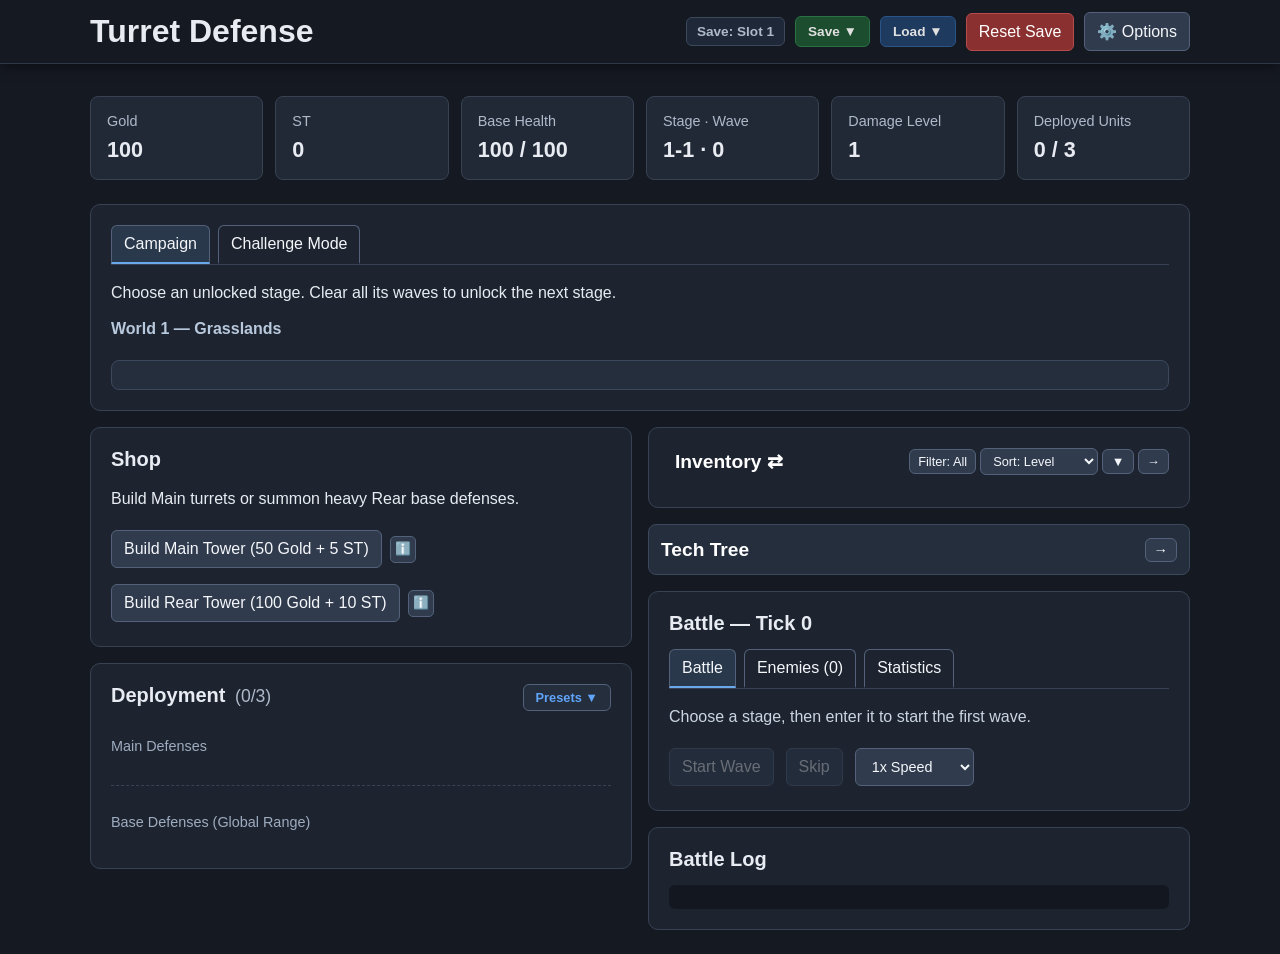
<file: towerdefense/tower.html>
<!doctype html>
<html lang="en">
  <head>
    <meta charset="UTF-8" />
    <meta name="viewport" content="width=device-width, initial-scale=1.0" />
    <title>Turret Defense</title>
    <link rel="stylesheet" href="style.css" />

    <script src="units.js" defer></script>
    <script src="pool.js" defer></script>
    <script src="enemies.js" defer></script>
    <script src="techTree.js" defer></script>
    <script src="game.js" defer></script>
    <script src="battle.js" defer></script>
  </head>

  <body>
    <!-- Sticky / Fixed Top Navigation Bar -->
    <div class="title-bar">
      <div class="title-row">
        <div>
          <h1>Turret Defense</h1>
        </div>

        <div class="save-controls-group">
          <span id="active-save-display" class="save-slot-display"
            >Save: Slot 1</span
          >

          <!-- Save Menu Dropdown -->
          <div class="slot-dropdown-container">
            <button
              id="save-menu-btn"
              class="slot-action-btn save"
              type="button"
            >
              Save ▼
            </button>
            <div id="save-menu" class="slot-dropdown-menu hidden">
              <button
                type="button"
                class="slot-menu-item"
                onclick="handleSaveToSlot(1)"
              >
                Save to Slot 1
              </button>
              <button
                type="button"
                class="slot-menu-item"
                onclick="handleSaveToSlot(2)"
              >
                Save to Slot 2
              </button>
              <button
                type="button"
                class="slot-menu-item"
                onclick="handleSaveToSlot(3)"
              >
                Save to Slot 3
              </button>
            </div>
          </div>

          <!-- Load Menu Dropdown -->
          <div class="slot-dropdown-container">
            <button
              id="load-menu-btn"
              class="slot-action-btn load"
              type="button"
            >
              Load ▼
            </button>
            <div id="load-menu" class="slot-dropdown-menu hidden">
              <button
                type="button"
                class="slot-menu-item"
                onclick="handleLoadFromSlot(1)"
              >
                Load Slot 1
              </button>
              <button
                type="button"
                class="slot-menu-item"
                onclick="handleLoadFromSlot(2)"
              >
                Load Slot 2
              </button>
              <button
                type="button"
                class="slot-menu-item"
                onclick="handleLoadFromSlot(3)"
              >
                Load Slot 3
              </button>
            </div>
          </div>

          <button id="reset-storage-button" class="reset-button" type="button">
            Reset Save
          </button>
          <button id="options-menu-btn" type="button" class="action-button">
            ⚙️ Options
          </button>
        </div>
      </div>
    </div>

    <!-- Options Modal Overlay -->
    <div id="options-modal-overlay" class="unit-popup-overlay hidden">
      <div class="unit-popup options-popup">
        <div class="unit-popup-header">
          <h2>⚙️ Game Options</h2>
          <button
            id="close-options-btn"
            type="button"
            class="unit-popup-close"
            aria-label="Close options"
          >
            ×
          </button>
        </div>

        <div class="options-content">
          <label class="option-row">
            <input type="checkbox" id="toggle-clear-popup-checkbox" checked />
            <span>Show Stage Cleared Summary Popup</span>
          </label>

          <label class="option-row">
            <input
              type="checkbox"
              id="toggle-backline-cooldown-checkbox"
            />
            <span>Show Backline Cooldown</span>
          </label>

          <label class="option-row">
            <input
              type="checkbox"
              id="toggle-frontline-cooldown-checkbox"
            />
            <span>Show Frontline Cooldown</span>
          </label>

          <label class="option-row">
            <input type="checkbox" id="toggle-swap-layout-checkbox" />
            <span>Show Backline Above Main</span>
          </label>

          <label class="option-row">
            <input type="checkbox" id="toggle-simplified-log-checkbox" />
            <span>Simplify Battle Log</span>
          </label>

          <label class="option-row">
            <input type="checkbox" id="toggle-hide-maxed-tech-checkbox" />
            <span>Hide Maxed Tech Upgrades</span>
          </label>

          <label class="option-row">
            <input type="checkbox" id="toggle-unpin-topbar-checkbox" />
            <span>Unpin Top Bar</span>
          </label>

          <label class="option-row">
            <input
              type="checkbox"
              id="toggle-show-more-stats-checkbox"
            />
            <span>Show More Stats</span>
          </label>

          <label class="option-row">
            <input
              type="checkbox"
              id="toggle-show-tech-bonus-checkbox"
            />
            <span>Show Tech Stat Breakdown</span>
          </label>

          <label class="option-row">
            <input
              type="checkbox"
              id="toggle-show-effective-damage-checkbox"
            />
            <span>Show Effective Damage & Level Advantage Slider</span>
          </label>
          
        </div>

        <div class="unit-popup-actions">
          <button
            id="save-options-btn"
            type="button"
            class="stage-clear-continue-btn"
          >
            Done
          </button>
        </div>
      </div>
    </div>

    <!-- Non-Sticky Stats Bar -->
    <header class="stats-header">
      <div class="stats">
        <div class="stat"><span>Gold</span><strong id="gold">100</strong></div>
        <div class="stat"><span>ST</span><strong id="st">0</strong></div>
        <div class="stat">
          <span>Base Health</span><strong id="base-health">100 / 100</strong>
        </div>
        <div class="stat">
          <span>Stage · Wave</span><strong id="wave">1-1 · 0</strong>
        </div>
        <div class="stat">
          <span>Damage Level</span><strong id="damage-level">1</strong>
        </div>
        <div class="stat">
          <span>Deployed Units</span><strong id="active-slots">0 / 3</strong>
        </div>
      </div>
    </header>

    <main>
      <!-- FULL-WIDTH TOP PANEL -->
      <section class="panel campaign-panel">
        <div class="tab-buttons">
          <button
            id="campaign-mode-tab-btn"
            class="tab-button active"
            type="button"
          >
            Campaign
          </button>
          <button id="challenge-mode-tab-btn" class="tab-button" type="button">
            Challenge Mode
          </button>
        </div>

        <p id="mode-description-text">
          Choose an unlocked stage. Clear all its waves to unlock the next
          stage.
        </p>

        <div id="stage-world-label" class="stage-world-label">
          World 1 — Grasslands
        </div>

        <div id="stage-grid" class="stage-grid"></div>
        <div id="stage-details" class="stage-details"></div>
      </section>

      <!-- TWO-COLUMN GAME CONTAINER -->
      <div class="game-columns">
        <!-- LEFT COLUMN: Gameplay & Actions -->
        <div class="left-column">
          <section class="panel shop-panel">
            <h2>Shop</h2>
            <p>Build Main turrets or summon heavy Rear base defenses.</p>

            <div class="shop-actions">
              <div class="shop-build-group">
                <button id="buy-unit" type="button">
                  Build Main Tower (50 Gold + 5 ST)
                </button>
                <button
                  id="main-pool-info-btn"
                  class="pool-info-btn"
                  type="button"
                  title="View Main Tower Pool"
                >
                  ℹ️
                </button>
              </div>

              <div class="shop-build-group">
                <button id="buy-rear-unit" type="button">
                  Build Rear Tower (100 Gold + 10 ST)
                </button>
                <button
                  id="rear-pool-info-btn"
                  class="pool-info-btn"
                  type="button"
                  title="View Rear Tower Pool"
                >
                  ℹ️
                </button>
              </div>
            </div>
          </section>

          <section class="panel deployment-panel">
            <div class="deployment-header">
              <div>
                <h2>Deployment <span id="deployment-count">(0/3)</span></h2>
              </div>
              <button
                id="toggle-presets-btn"
                class="preset-toggle-btn"
                type="button"
              >
                Presets ▼
              </button>
            </div>

            <div id="preset-panel" class="preset-collapsible hidden"></div>

            <!-- Main Defenses Wrapper -->
            <div class="main-deployment-row">
              <p class="hint">Main Defenses</p>
              <div id="slots" class="slots"></div>
            </div>

            <!-- Base Defenses Wrapper -->
            <div class="base-deployment-row">
              <p class="hint">Base Defenses (Global Range)</p>
              <div id="base-slots" class="slots base-slots"></div>
            </div>
          </section>
        </div>

        <!-- RIGHT COLUMN: Management & Progression -->
        <div class="right-column">
          <section class="panel inventory-panel">
            <div class="inventory-header">
              <div>
                <button
                  id="inventory-title-btn"
                  class="inventory-tab-btn"
                  type="button"
                >
                  Inventory ⇄
                </button>
              </div>

              <div class="inventory-controls">
                <button id="inventory-filter-button" type="button">
                  Filter: All
                </button>

                <!-- Changed from button to dropdown -->
                <select id="inventory-sort-select" aria-label="Sort Inventory">
                  <option value="level" selected>Sort: Level</option>
                  <option value="name">Sort: Name</option>
                  <option value="rarity">Sort: Rarity</option>
                  <option value="upgrades">Sort: Upgrade</option>
                  <option value="newest">Sort: Newest</option>
                </select>

                <button
                  id="inventory-sort-order-button"
                  type="button"
                  aria-label="Toggle sort order"
                >
                  ▼
                </button>
                <button
                  id="toggle-inventory-button"
                  type="button"
                  aria-label="Toggle Inventory"
                >
                  →
                </button>
              </div>
            </div>

            <div id="inventory-content">
              <div id="inventory-list" class="unit-list"></div>
            </div>
          </section>

          <section class="panel tech-tree-panel">
            <div class="tech-tree-header">
              <h2>Tech Tree</h2>

              <div class="tech-tab-buttons">
                <button
                  id="tech-tree-tab-btn"
                  class="tab-button active"
                  type="button"
                >
                  Tech Tree
                </button>
                <button
                  id="challenge-bonus-tab-btn"
                  class="tab-button"
                  type="button"
                >
                  Challenge Bonus
                </button>
              </div>

              <button
                id="toggle-tech-tree-button"
                type="button"
                aria-label="Toggle Tech Tree"
              >
                →
              </button>
            </div>
            <div id="tech-tree-content" class="tech-tree-content"></div>
          </section>
          <section class="panel battle-panel">
            <h2>Battle — Tick <span id="tick-count">0</span></h2>

            <div class="tab-buttons">
              <button
                id="battle-tab-button"
                class="tab-button active"
                type="button"
                aria-selected="true"
              >
                Battle
              </button>

              <button
                id="enemies-tab-button"
                class="tab-button"
                type="button"
                aria-selected="false"
              >
                Enemies (<span id="enemy-count">0</span>)
              </button>

              <button
                id="stats-tab-button"
                class="tab-button"
                type="button"
                aria-selected="false"
              >
                Statistics
              </button>
            </div>

            <div id="battle-tab" class="tab-content">
              <p id="enemy-status">
                Choose a stage, then enter it to start the first wave.
              </p>

              <div class="battle-controls">
                <button id="start-wave" type="button" disabled>
                  Start Wave
                </button>
                <button id="skip-battle" type="button" disabled>Skip</button>
                <select id="speed-select" class="speed-dropdown">
                  <option value="slowest">Slowest</option>
                  <option value="0.5">0.5x Speed</option>
                  <option value="1" selected>1x Speed</option>
                  <option value="2">2x Speed</option>
                  <option value="4">4x Speed</option>
                  <option value="8">8x Speed</option>
                  <option value="16">16x Speed</option>
                </select>
              </div>
            </div>

            <div id="enemies-tab" class="tab-content" hidden>
              <div class="enemies-tab-controls">
                <label for="enemy-sort-select">Sort By: </label>
                <select id="enemy-sort-select">
                  <option value="default">Default</option>
                  <option value="first">First</option>
                  <option value="last">Last</option>
                  <option value="strongest">Strongest</option>
                  <option value="weakest">Weakest</option>
                  <option value="highest_armor">Armor</option>
                  <option value="lowest_armor">Light</option>
                </select>
              </div>

              <div id="enemy-list" class="enemy-list">
                <p class="empty-message">No active enemies.</p>
              </div>
            </div>

            <div id="stats-tab" class="tab-content" hidden>
              <div id="stats-list" class="stats-list">
                <p class="empty-message">No battle statistics yet.</p>
              </div>
            </div>
          </section>

          <section class="panel log-panel">
            <h2>Battle Log</h2>
            <div id="log" class="log" aria-live="polite"></div>
          </section>
        </div>
      </div>
    </main>
  </body>
</html>
</file>
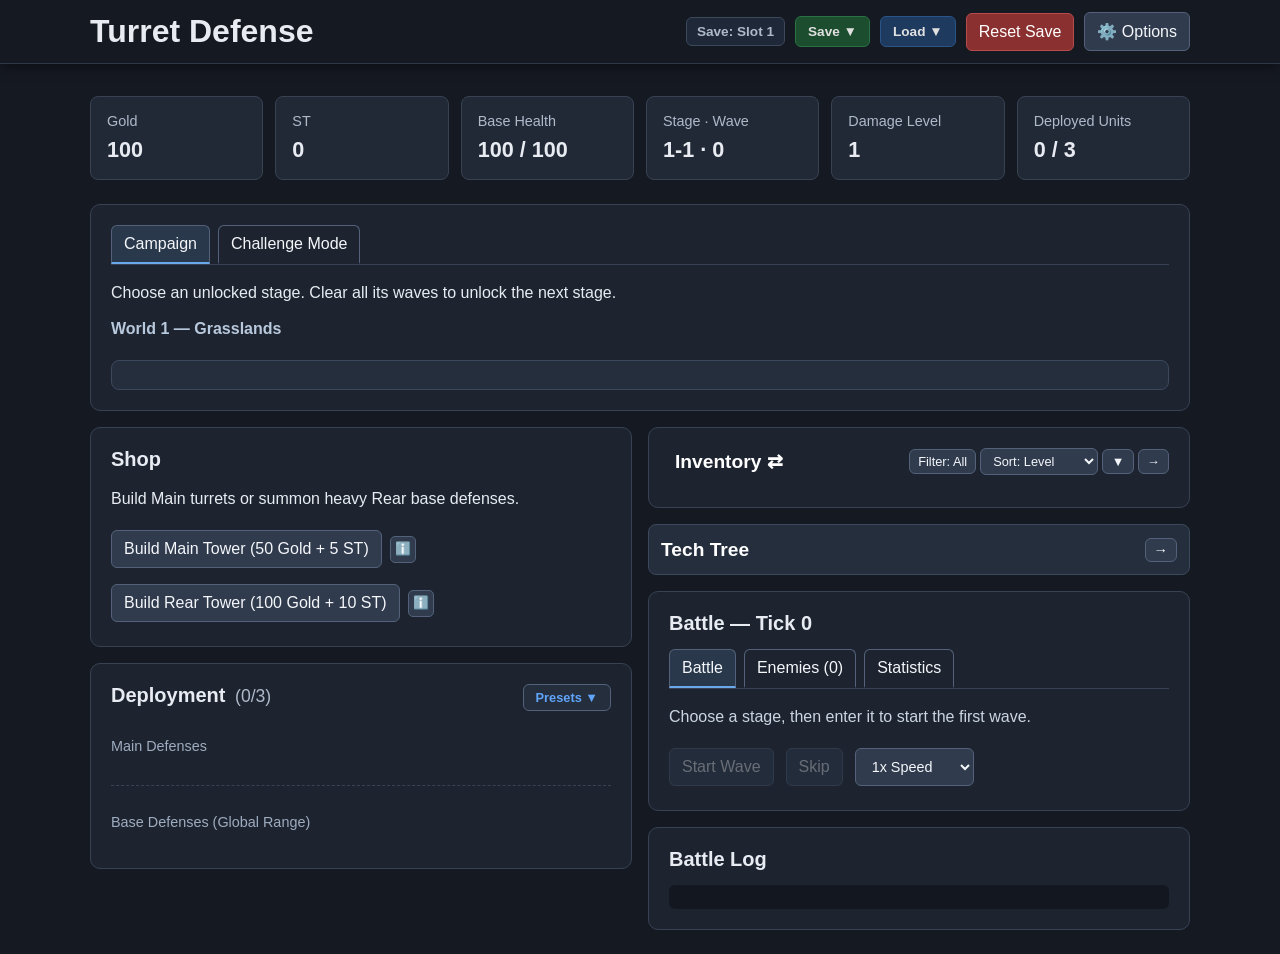
<file: towerdefense/towerdefense.html>
<!doctype html>
<html lang="en">
  <head>
    <meta charset="UTF-8" />
    <meta name="viewport" content="width=device-width, initial-scale=1.0" />
    <title>Turret Defense</title>
    <link rel="stylesheet" href="style.css" />

    <script src="units.js" defer></script>
    <script src="pool.js" defer></script>
    <script src="enemies.js" defer></script>
    <script src="techTree.js" defer></script>
    <script src="game.js" defer></script>
    <script src="battle.js" defer></script>
  </head>

  <body>
    <!-- Sticky / Fixed Top Navigation Bar -->
    <div class="title-bar">
      <div class="title-row">
        <div>
          <h1>Turret Defense</h1>
        </div>

        <div class="save-controls-group">
          <span id="active-save-display" class="save-slot-display"
            >Save: Slot 1</span
          >

          <!-- Save Menu Dropdown -->
          <div class="slot-dropdown-container">
            <button
              id="save-menu-btn"
              class="slot-action-btn save"
              type="button"
            >
              Save ▼
            </button>
            <div id="save-menu" class="slot-dropdown-menu hidden">
              <button
                type="button"
                class="slot-menu-item"
                onclick="handleSaveToSlot(1)"
              >
                Save to Slot 1
              </button>
              <button
                type="button"
                class="slot-menu-item"
                onclick="handleSaveToSlot(2)"
              >
                Save to Slot 2
              </button>
              <button
                type="button"
                class="slot-menu-item"
                onclick="handleSaveToSlot(3)"
              >
                Save to Slot 3
              </button>
            </div>
          </div>

          <!-- Load Menu Dropdown -->
          <div class="slot-dropdown-container">
            <button
              id="load-menu-btn"
              class="slot-action-btn load"
              type="button"
            >
              Load ▼
            </button>
            <div id="load-menu" class="slot-dropdown-menu hidden">
              <button
                type="button"
                class="slot-menu-item"
                onclick="handleLoadFromSlot(1)"
              >
                Load Slot 1
              </button>
              <button
                type="button"
                class="slot-menu-item"
                onclick="handleLoadFromSlot(2)"
              >
                Load Slot 2
              </button>
              <button
                type="button"
                class="slot-menu-item"
                onclick="handleLoadFromSlot(3)"
              >
                Load Slot 3
              </button>
            </div>
          </div>

          <button id="reset-storage-button" class="reset-button" type="button">
            Reset Save
          </button>
          <button id="options-menu-btn" type="button" class="action-button">
            ⚙️ Options
          </button>
        </div>
      </div>
    </div>

    <!-- Options Modal Overlay -->
    <div id="options-modal-overlay" class="unit-popup-overlay hidden">
      <div class="unit-popup options-popup">
        <div class="unit-popup-header">
          <h2>⚙️ Game Options</h2>
          <button
            id="close-options-btn"
            type="button"
            class="unit-popup-close"
            aria-label="Close options"
          >
            ×
          </button>
        </div>

        <div class="options-content">
          <label class="option-row">
            <input type="checkbox" id="toggle-clear-popup-checkbox" checked />
            <span>Show Stage Cleared Summary Popup</span>
          </label>

          <label class="option-row">
            <input
              type="checkbox"
              id="toggle-backline-cooldown-checkbox"
              checked
            />
            <span>Show Backline Cooldown</span>
          </label>

          <label class="option-row">
            <input
              type="checkbox"
              id="toggle-frontline-cooldown-checkbox"
              checked
            />
            <span>Show Frontline Cooldown</span>
          </label>

          <label class="option-row">
            <input type="checkbox" id="toggle-swap-layout-checkbox" />
            <span>Show Backline Above Main</span>
          </label>

          <label class="option-row">
            <input type="checkbox" id="toggle-simplified-log-checkbox" />
            <span>Simplify Battle Log</span>
          </label>

          <label class="option-row">
            <input type="checkbox" id="toggle-hide-maxed-tech-checkbox" />
            <span>Hide Maxed Tech Upgrades</span>
          </label>

          <label class="option-row">
            <input type="checkbox" id="toggle-unpin-topbar-checkbox" />
            <span>Unpin Top Bar</span>
          </label>

          <label class="option-row">
            <input
              type="checkbox"
              id="toggle-show-more-stats-checkbox"
              checked
            />
            <span>Show More Stats</span>
          </label>

          <label class="option-row">
            <input
              type="checkbox"
              id="toggle-show-tech-bonus-checkbox"
              checked
            />
            <span>Show Tech Stat Breakdown</span>
          </label>
        </div>

        <div class="unit-popup-actions">
          <button
            id="save-options-btn"
            type="button"
            class="stage-clear-continue-btn"
          >
            Done
          </button>
        </div>
      </div>
    </div>

    <!-- Non-Sticky Stats Bar -->
    <header class="stats-header">
      <div class="stats">
        <div class="stat"><span>Gold</span><strong id="gold">100</strong></div>
        <div class="stat"><span>ST</span><strong id="st">0</strong></div>
        <div class="stat">
          <span>Base Health</span><strong id="base-health">100 / 100</strong>
        </div>
        <div class="stat">
          <span>Stage · Wave</span><strong id="wave">1-1 · 0</strong>
        </div>
        <div class="stat">
          <span>Damage Level</span><strong id="damage-level">1</strong>
        </div>
        <div class="stat">
          <span>Deployed Units</span><strong id="active-slots">0 / 3</strong>
        </div>
      </div>
    </header>

    <main>
      <!-- FULL-WIDTH TOP PANEL -->
      <section class="panel campaign-panel">
        <div class="tab-buttons">
          <button
            id="campaign-mode-tab-btn"
            class="tab-button active"
            type="button"
          >
            Campaign
          </button>
          <button id="challenge-mode-tab-btn" class="tab-button" type="button">
            Challenge Mode
          </button>
        </div>

        <p id="mode-description-text">
          Choose an unlocked stage. Clear all its waves to unlock the next
          stage.
        </p>

        <div id="stage-world-label" class="stage-world-label">
          World 1 — Grasslands
        </div>

        <div id="stage-grid" class="stage-grid"></div>
        <div id="stage-details" class="stage-details"></div>
      </section>

      <!-- TWO-COLUMN GAME CONTAINER -->
      <div class="game-columns">
        <!-- LEFT COLUMN: Gameplay & Actions -->
        <div class="left-column">
          <section class="panel shop-panel">
            <h2>Shop</h2>
            <p>Build Main turrets or summon heavy Rear base defenses.</p>

            <div class="shop-actions">
              <div class="shop-build-group">
                <button id="buy-unit" type="button">
                  Build Main Tower (50 Gold + 5 ST)
                </button>
                <button
                  id="main-pool-info-btn"
                  class="pool-info-btn"
                  type="button"
                  title="View Main Tower Pool"
                >
                  ℹ️
                </button>
              </div>

              <div class="shop-build-group">
                <button id="buy-rear-unit" type="button">
                  Build Rear Tower (100 Gold + 10 ST)
                </button>
                <button
                  id="rear-pool-info-btn"
                  class="pool-info-btn"
                  type="button"
                  title="View Rear Tower Pool"
                >
                  ℹ️
                </button>
              </div>
            </div>
          </section>

          <section class="panel deployment-panel">
            <div class="deployment-header">
              <div>
                <h2>Deployment <span id="deployment-count">(0/3)</span></h2>
              </div>
              <button
                id="toggle-presets-btn"
                class="preset-toggle-btn"
                type="button"
              >
                Presets ▼
              </button>
            </div>

            <div id="preset-panel" class="preset-collapsible hidden"></div>

            <!-- Main Defenses Wrapper -->
            <div class="main-deployment-row">
              <p class="hint">Main Defenses</p>
              <div id="slots" class="slots"></div>
            </div>

            <!-- Base Defenses Wrapper -->
            <div class="base-deployment-row">
              <p class="hint">Base Defenses (Global Range)</p>
              <div id="base-slots" class="slots base-slots"></div>
            </div>
          </section>
        </div>

        <!-- RIGHT COLUMN: Management & Progression -->
        <div class="right-column">
          <section class="panel inventory-panel">
            <div class="inventory-header">
              <div>
                <button
                  id="inventory-title-btn"
                  class="inventory-tab-btn"
                  type="button"
                >
                  Inventory ⇄
                </button>
              </div>

              <div class="inventory-controls">
                <button id="inventory-filter-button" type="button">
                  Filter: All
                </button>

                <!-- Changed from button to dropdown -->
                <select id="inventory-sort-select" aria-label="Sort Inventory">
                  <option value="level" selected>Sort: Level</option>
                  <option value="name">Sort: Name</option>
                  <option value="rarity">Sort: Rarity</option>
                  <option value="upgrades">Sort: Upgrade</option>
                  <option value="newest">Sort: Newest</option>
                </select>

                <button
                  id="inventory-sort-order-button"
                  type="button"
                  aria-label="Toggle sort order"
                >
                  ▼
                </button>
                <button
                  id="toggle-inventory-button"
                  type="button"
                  aria-label="Toggle Inventory"
                >
                  →
                </button>
              </div>
            </div>

            <div id="inventory-content">
              <div id="inventory-list" class="unit-list"></div>
            </div>
          </section>

          <section class="panel tech-tree-panel">
            <div class="tech-tree-header">
              <h2>Tech Tree</h2>

              <div class="tech-tab-buttons">
                <button
                  id="tech-tree-tab-btn"
                  class="tab-button active"
                  type="button"
                >
                  Tech Tree
                </button>
                <button
                  id="challenge-bonus-tab-btn"
                  class="tab-button"
                  type="button"
                >
                  Challenge Bonus
                </button>
              </div>

              <button
                id="toggle-tech-tree-button"
                type="button"
                aria-label="Toggle Tech Tree"
              >
                →
              </button>
            </div>
            <div id="tech-tree-content" class="tech-tree-content"></div>
          </section>
          <section class="panel battle-panel">
            <h2>Battle — Tick <span id="tick-count">0</span></h2>

            <div class="tab-buttons">
              <button
                id="battle-tab-button"
                class="tab-button active"
                type="button"
                aria-selected="true"
              >
                Battle
              </button>

              <button
                id="enemies-tab-button"
                class="tab-button"
                type="button"
                aria-selected="false"
              >
                Enemies (<span id="enemy-count">0</span>)
              </button>

              <button
                id="stats-tab-button"
                class="tab-button"
                type="button"
                aria-selected="false"
              >
                Statistics
              </button>
            </div>

            <div id="battle-tab" class="tab-content">
              <p id="enemy-status">
                Choose a stage, then enter it to start the first wave.
              </p>

              <div class="battle-controls">
                <button id="start-wave" type="button" disabled>
                  Start Wave
                </button>
                <button id="skip-battle" type="button" disabled>Skip</button>
                <select id="speed-select" class="speed-dropdown">
                  <option value="slowest">Slowest</option>
                  <option value="0.5">0.5x Speed</option>
                  <option value="1" selected>1x Speed</option>
                  <option value="2">2x Speed</option>
                  <option value="4">4x Speed</option>
                  <option value="8">8x Speed</option>
                  <option value="16">16x Speed</option>
                </select>
              </div>
            </div>

            <div id="enemies-tab" class="tab-content" hidden>
              <div class="enemies-tab-controls">
                <label for="enemy-sort-select">Sort By: </label>
                <select id="enemy-sort-select">
                  <option value="default">Default</option>
                  <option value="first">First</option>
                  <option value="last">Last</option>
                  <option value="strongest">Strongest</option>
                  <option value="weakest">Weakest</option>
                  <option value="highest_armor">Armor</option>
                  <option value="lowest_armor">Light</option>
                </select>
              </div>

              <div id="enemy-list" class="enemy-list">
                <p class="empty-message">No active enemies.</p>
              </div>
            </div>

            <div id="stats-tab" class="tab-content" hidden>
              <div id="stats-list" class="stats-list">
                <p class="empty-message">No battle statistics yet.</p>
              </div>
            </div>
          </section>

          <section class="panel log-panel">
            <h2>Battle Log</h2>
            <div id="log" class="log" aria-live="polite"></div>
          </section>
        </div>
      </div>
    </main>
  </body>
</html>
</file>
<file: stonks/stonks.css>
html, body {
    margin: 0;
    padding: 0;
    width: 100%;
    height: 100%;
    overflow: hidden;
    background-color: #000;
}
#canvas {
display: block;
width: 100vw;
height: 100vh;
}
</file>
<file: towerdefense/style.css>
/* ==========================================================================
   1. GLOBAL STYLES & RESET
   ========================================================================== */

* {
  box-sizing: border-box;
}

[hidden] {
  display: none !important;
}

body {
  margin: 0;
  padding: 24px;
  background: #151922;
  color: #e8ecf2;
  font-family: Arial, sans-serif;
}

header,
main {
  width: 100%;
  max-width: 1100px;
  margin: 0 auto;
}

h1 {
  margin: 0;
}

h2 {
  margin: 0 0 14px;
  font-size: 1.25rem;
}

p {
  line-height: 1.45;
}

.hint,
.empty-message {
  color: #9eacbf;
  font-size: 0.9rem;
}

*::-webkit-scrollbar {
  display: none;
}

* {
  -ms-overflow-style: none; /* IE and Edge */
  scrollbar-width: none; /* Firefox */
}

:root,
select {
  color-scheme: dark;
}

select {
  background-color: #1f2937;
  color: #f3f4f6;
  border: 1px solid #374151;
}

select option,
select optgroup {
  background-color: #111827;
  color: #f3f4f6;
}

select option:checked {
  background-color: #2563eb;
  color: #ffffff;
}

select option:disabled {
  background-color: #111827;
  color: #6b7280;
}

select:disabled {
  opacity: 0.55;
  cursor: not-allowed;
}

/* ==========================================================================
   2. HEADER & STATS BAR
   ========================================================================== */

.title-bar {
  position: fixed;
  top: 0;
  left: 0;
  width: 100%;
  z-index: 500;
  background: #151922;
  padding: 12px 24px;
  border-bottom: 1px solid #2d3748;
  box-shadow: 0 4px 12px rgba(0, 0, 0, 0.4);
}

.title-row {
  display: flex;
  align-items: center;
  justify-content: space-between;
  gap: 12px;
  max-width: 1100px;
  margin: 0 auto;
}

body.topbar-unpinned .title-bar {
  position: relative;
  padding: 12px 0;
  box-shadow: none;
  border-bottom: 1px solid #2d3748;
}

body.topbar-unpinned .stats-header {
  margin-top: 16px;
}

.stats-header {
  width: 100%;
  max-width: 1100px;
  margin: 72px auto 24px auto;
}

.stats {
  display: grid;
  grid-template-columns: repeat(auto-fit, minmax(130px, 1fr));
  gap: 12px;
}

.options-popup {
  max-width: 380px;
  width: 90%;
}

.options-content {
  display: flex;
  flex-direction: column;
  gap: 10px;
  margin: 16px 0;
  text-align: left;
}

.option-row {
  display: flex;
  align-items: center;
  gap: 12px;
  font-size: 0.9rem;
  color: #e5e7eb;
  cursor: pointer;
  user-select: none;
  padding: 10px 12px;
  border-radius: 6px;
  background: #1f2937;
  border: 1px solid #374151;
  transition: background 0.15s ease;
}

.option-row:hover {
  background: #2d3748;
}

.option-row input[type="checkbox"] {
  width: 18px;
  height: 18px;
  cursor: pointer;
  accent-color: #3b82f6;
}

.unit-popup-overlay.hidden,
.hidden {
  display: none !important;
}

.stat {
  display: flex;
  flex-direction: column;
  gap: 8px;
  padding: 16px;
  background: #222936;
  border: 1px solid #384253;
  border-radius: 8px;
}

.stat span {
  color: #aeb9ca;
  font-size: 0.9rem;
}

.stat strong {
  font-size: 1.35rem;
}

.stat strong.critical {
  color: #ff6666;
}

/* ==========================================================================
   3. LAYOUT & PANELS
   ========================================================================== */

main {
  display: flex;
  flex-direction: column;
  gap: 16px;
}

.game-columns {
  display: flex;
  gap: 16px;
  align-items: flex-start;
}

.left-column,
.right-column {
  flex: 1;
  display: flex;
  flex-direction: column;
  gap: 16px;
  min-width: 0;
}

.panel {
  min-width: 0;
  padding: 20px;
  background: #1d2430;
  border: 1px solid #384253;
  border-radius: 10px;
}

.campaign-panel {
  grid-column: 1 / -1;
}

/* ==========================================================================
   4. FORM CONTROLS & SHOP
   ========================================================================== */

button,
select {
  padding: 9px 12px;
  border: 1px solid #53627a;
  border-radius: 6px;
  background: #303c4e;
  color: #f4f6fa;
  font: inherit;
}

button {
  cursor: pointer;
}

button:hover:not(:disabled) {
  background: #40516a;
}

button:disabled {
  cursor: not-allowed;
  opacity: 0.35;
}

#buy-unit,
#buy-rear-unit,
#buy-unit-10x,
#buy-rear-unit-10x,
#start-wave,
#skip-battle {
  margin: 4px 4px 4px 0;
}

#buy-unit-10x,
#buy-rear-unit-10x {
  flex: 0 0 auto;
  width: auto;
  padding: 9px 7px;
  font: inherit;
  white-space: nowrap;
}

.reset-button {
  background: #8b3030;
  color: #ffffff;
  border-color: #b84b4b;
}

.reset-button:hover:not(:disabled) {
  background: #a83a3a;
}

/* Shop Layout & Build Button Groups */
.shop-header {
  display: flex;
  justify-content: space-between;
  align-items: center;
  margin-bottom: 8px;
}

.shop-header h2 {
  margin: 0;
}

.shop-actions {
  display: flex;
  gap: 8px;
  flex-wrap: wrap;
  align-items: center;
}

.shop-build-group {
  display: inline-flex;
  align-items: center;
  gap: 4px;
}

.pool-info-btn {
  flex: 0 0 auto;
  display: inline-flex;
  align-items: center;
  justify-content: center;
  padding: 6px 4px;
  background: #303c4e;
  border: 1px solid #53627a;
  border-radius: 5px;
  color: #f8fafc;
  cursor: pointer;
  font-size: 0.8rem;
  line-height: 1;
}

.pool-info-btn:hover {
  background: #40516a;
  border-color: #60a5fa;
}

/* Save Controls Layout */
.save-controls-group {
  display: flex;
  align-items: center;
  gap: 10px;
  flex-wrap: wrap;
}

.save-slot-display {
  font-size: 0.85rem;
  font-weight: 600;
  color: #aeb9ca;
  background: #1e2838;
  padding: 6px 10px;
  border: 1px solid #3c485b;
  border-radius: 6px;
  white-space: nowrap;
}

.slot-dropdown-container {
  position: relative;
  display: inline-block;
}

.slot-action-btn.io {
  background: #2b3545;
  border: 1px solid #475569;
  color: #e2e8f0;
}

.slot-action-btn.io:hover:not(:disabled) {
  background: #38465c;
  border-color: #60a5fa;
}

.slot-action-btn {
  padding: 7px 12px;
  font-size: 0.85rem;
  font-weight: 600;
  border-radius: 6px;
  cursor: pointer;
  white-space: nowrap;
}

.slot-action-btn.save {
  background: #1b4d2e;
  border: 1px solid #287243;
  color: #e0e0e0;
}

.slot-action-btn.save:hover:not(:disabled) {
  background: #23633b;
}

.slot-action-btn.load {
  background: #1e3a5f;
  border: 1px solid #2b5488;
  color: #e0e0e0;
}

.slot-action-btn.load:hover:not(:disabled) {
  background: #284c7a;
}

.slot-dropdown-menu {
  position: absolute;
  top: calc(100% + 4px);
  left: 0;
  z-index: 100;
  display: flex;
  flex-direction: column;
  min-width: 130px;
  background: #1d2430;
  border: 1px solid #3c485b;
  border-radius: 6px;
  box-shadow: 0 6px 16px rgba(0, 0, 0, 0.45);
  overflow: hidden;
}

.slot-dropdown-menu.hidden {
  display: none !important;
}

.slot-menu-item {
  padding: 8px 12px;
  font-size: 0.82rem;
  text-align: left;
  background: transparent;
  border: none;
  border-bottom: 1px solid #2d3748;
  color: #e8ecf2;
  cursor: pointer;
  border-radius: 0;
  margin: 0;
}

.slot-menu-item:last-child {
  border-bottom: none;
}

.slot-menu-item:hover {
  background: #29384b;
  color: #60a5fa;
}

/* ==========================================================================
   5. CAMPAIGN & STAGE SELECT
   ========================================================================== */

.setting-toggle-label {
  display: flex;
  align-items: center;
  gap: 6px;
  font-size: 0.85rem;
  color: #aeb9ca;
  cursor: pointer;
  user-select: none;
}

.setting-toggle-label input[type="checkbox"] {
  cursor: pointer;
  accent-color: #3b82f6;
}

.tower-stats-details {
  background: #17202e;
  border: 1px solid #2d3848;
  border-radius: 8px;
  margin: 12px 0 16px 0;
  text-align: left;
  overflow: hidden;
}

.tower-stats-details summary {
  padding: 10px 14px;
  font-size: 0.88rem;
  font-weight: 600;
  color: #60a5fa;
  cursor: pointer;
  user-select: none;
  background: #1e2838;
}

.tower-stats-details summary:hover {
  background: #253346;
}

.tower-stats-list {
  padding: 10px 12px;
  display: flex;
  flex-direction: column;
  gap: 8px;
  max-height: 180px;
  overflow-y: auto;
}

.tower-stat-card {
  background: #111827;
  border: 1px solid #1f2937;
  border-radius: 6px;
  padding: 8px 10px;
  font-size: 0.82rem;
}

.tower-stat-header {
  display: flex;
  justify-content: space-between;
  margin-bottom: 4px;
  color: #e5e7eb;
}

.tower-stat-metrics {
  display: flex;
  gap: 12px;
  color: #9ca3af;
  font-size: 0.78rem;
}

.tower-stat-metrics strong {
  color: #34d399;
}

/* Compacted Original Stage Clear Popup */
.stage-clear-popup {
  max-width: 380px;
  text-align: center;
  padding: 14px 16px;
}

.stage-clear-title {
  font-size: 1.25rem;
  color: #fbbf24;
  margin-bottom: 2px;
}

.stage-rewards-box {
  background: #17202e;
  border: 1px solid #2d3848;
  border-radius: 8px;
  padding: 8px 12px;
  margin: 10px 0;
  text-align: left;
}

.stage-rewards-list {
  list-style: none;
  padding: 0;
  margin: 4px 0 0 0;
  display: flex;
  flex-direction: column;
  gap: 4px;
  font-size: 0.88rem;
}

.stage-rewards-list .bonus-text {
  color: #34d399;
  font-weight: 600;
}

.stage-rewards-list .unlock-text {
  color: #60a5fa;
  font-weight: 600;
}

.tower-stats-details {
  background: #17202e;
  border: 1px solid #2d3848;
  border-radius: 8px;
  margin: 8px 0;
  text-align: left;
  overflow: hidden;
}

.tower-stats-details summary {
  padding: 6px 10px;
  font-size: 0.82rem;
  font-weight: 600;
  color: #60a5fa;
  cursor: pointer;
  user-select: none;
  background: #1e2838;
}

.tower-stats-details summary:hover {
  background: #253346;
}

.tower-stats-list {
  padding: 6px 8px;
  display: flex;
  flex-direction: column;
  gap: 6px;
  max-height: 120px;
  overflow-y: auto;
}

.tower-stat-card {
  background: #111827;
  border: 1px solid #1f2937;
  border-radius: 6px;
  padding: 6px 8px;
  font-size: 0.78rem;
}

.tower-stat-header {
  display: flex;
  justify-content: space-between;
  margin-bottom: 2px;
  color: #e5e7eb;
}

.tower-stat-metrics {
  display: flex;
  gap: 10px;
  color: #9ca3af;
  font-size: 0.75rem;
}

.tower-stat-metrics strong {
  color: #34d399;
}

.stage-clear-footer {
  display: flex;
  align-items: center;
  justify-content: space-between;
  margin-top: 10px;
  gap: 12px;
}

.dont-show-again-label {
  font-size: 0.78rem;
  color: #94a3b8;
  cursor: pointer;
  display: flex;
  align-items: center;
  gap: 4px;
}

.stage-clear-continue-btn {
  padding: 6px 14px;
  font-size: 0.85rem;
  font-weight: 700;
  background: #2563eb;
  border: 1px solid #3b82f6;
  border-radius: 6px;
  color: #ffffff;
  cursor: pointer;
}

.stage-clear-continue-btn:hover {
  background: #1d4ed8;
}

.stage-action-buttons {
  display: flex;
  align-items: center;
  gap: 10px;
}

.stage-exit-btn {
  padding: 8px 14px;
  font-size: 0.9rem;
  font-weight: 600;
  background: #7f1d1d;
  border: 1px solid #b91c1c;
  border-radius: 6px;
  color: #fecaca;
  cursor: pointer;
  transition: background 0.15s ease;
}

.stage-exit-btn:hover {
  background: #991b1b;
}

.stage-pagination {
  display: flex;
  justify-content: space-between;
  align-items: center;
  margin: 10px 0 4px;
  padding: 6px 4px;
  font-size: 0.85rem;
  color: #aeb9ca;
}

.stage-pagination button {
  padding: 6px 12px;
  font-size: 0.8rem;
}

.stage-world-label {
  color: #b9c9dd;
  font-weight: 700;
  margin: 12px 0 8px;
}

.stage-grid {
  display: grid;
  grid-template-columns: repeat(10, minmax(0, 1fr));
  gap: 8px;
}

.stage-button {
  min-width: 0;
  display: flex;
  flex-direction: column;
  align-items: center;
  justify-content: center;
  gap: 3px;
  padding: 8px 4px;
  background: #252e3c;
  border-color: #3c485b;
}

.stage-button .stage-id {
  font-weight: 700;
  font-size: 0.88rem;
}

.stage-button .stage-status {
  font-size: 0.72rem;
  color: #aeb9ca;
  white-space: nowrap;
}

.stage-progress-track {
  width: 100%;
  height: 4px;
  background: #111720;
  border-radius: 2px;
  overflow: hidden;
  margin-top: 2px;
}

.stage-progress-fill {
  height: 100%;
  background: #38b779;
  border-radius: inherit;
  transition: width 150ms ease;
}

.stage-button.selected {
  background: #29465e;
  border-color: #6baee8;
  box-shadow: inset 0 0 0 1px #6baee8;
}

.stage-button.cleared .stage-status {
  color: #70d9a9;
}

.stage-button.locked {
  opacity: 0.4;
}

.stage-button.max-cleared {
  background: #202722;
  border-color: #354239;
  opacity: 1;
}

.stage-button.max-cleared .stage-status {
  color: #86efac;
}

.stage-button.max-cleared:hover:not(:disabled) {
  background: #2a352e;
  border-color: #86efac;
}

.stage-details {
  display: flex;
  align-items: center;
  justify-content: space-between;
  gap: 16px;
  margin-top: 14px;
  padding: 14px;
  background: #252e3c;
  border: 1px solid #3c485b;
  border-radius: 8px;
}

.stage-details p {
  margin: 5px 0;
  color: #bdc7d6;
}

.stage-details-main {
  min-width: 0;
}

.stage-details-main strong {
  font-size: 1rem;
}

.main-game-layout {
  display: flex;
  align-items: stretch;
  gap: 16px;
}

.shop-panel {
  height: 100%;
  box-sizing: border-box;
}

body.no-scroll {
  overflow: hidden !important;
}

/* AUTO REPEAT ROW STYLING */

/* Base Container */
.auto-repeat-row {
  display: flex;
  align-items: center;
  gap: 8px;
  margin-top: 10px;
  padding: 8px 12px;
  background: #1d2430;
  border: 1px solid #384253; /* Default Grey Outline */
  border-radius: 6px;
  width: fit-content;
  transition:
    border-color 0.2s ease,
    box-shadow 0.2s ease;
}

.auto-repeat-row label {
  font-size: 0.88rem;
  font-weight: 600;
  color: #e8ecf2;
  cursor: pointer;
  user-select: none;
}

.auto-repeat-row input[type="checkbox"] {
  cursor: pointer;
  accent-color: #f59e0b;
  width: 16px;
  height: 16px;
}

.auto-repeat-row input[type="number"] {
  width: 58px;
  padding: 4px 6px;
  background: #151922;
  border: 1px solid #53627a;
  border-radius: 4px;
  color: #f4f6fa;
  text-align: center;
  font-size: 0.85rem;
  font-weight: 600;
  transition: border-color 0.2s ease;
}

.auto-repeat-row input[type="number"]:focus {
  outline: none;
  border-color: #f59e0b;
  box-shadow: 0 0 0 1px #f59e0b;
}

.auto-repeat-row small {
  color: #9eacbf;
  font-size: 0.8rem;
  font-weight: 600;
}

/* Standby Enabled State (Orange Outline) */
.auto-repeat-row.active {
  border-color: #f59e0b;
  box-shadow: 0 0 8px rgba(245, 158, 11, 0.25);
}

.auto-repeat-row.active input[type="number"] {
  border-color: #f59e0b;
}

/* Actively Repeating State (Cyan Pulse / Glowing Outline) */
.auto-repeat-row.running {
  border-color: #38bdf8; /* Glowing Cyan Outline */
  box-shadow: 0 0 10px rgba(56, 189, 248, 0.35);
  background: #172436;
}

.auto-repeat-row.running label {
  color: #38bdf8;
}

.auto-repeat-row.running small {
  color: #7dd3fc;
  font-weight: 700;
}

.auto-repeat-row.running input[type="checkbox"] {
  accent-color: #38bdf8;
}

/* ==========================================================================
   6. INVENTORY & WAREHOUSE
   ========================================================================== */

.inventory-header {
  display: flex;
  align-items: center;
  justify-content: space-between;
  gap: 8px;
  margin-bottom: 12px;
  flex-wrap: nowrap;
}

.inventory-tab-btn {
  background: none;
  border: none;
  color: #ffffff;
  font-size: 1.2rem;
  font-weight: bold;
  cursor: pointer;
  padding: 2px 6px;
  border-radius: 4px;
  white-space: nowrap;
  transition: background 0.15s ease;
}

.inventory-tab-btn:hover {
  background: rgba(255, 255, 255, 0.1);
}

.inventory-controls {
  display: flex;
  align-items: center;
  gap: 4px;
  flex-shrink: 0;
}

.inventory-controls button,
.inventory-controls select {
  font-size: 0.8rem;
  padding: 4px 8px;
  white-space: nowrap;
}

#inventory-sort-order-button {
  padding: 4px 8px;
  min-width: 32px;
  font-size: 0.8rem;
  text-align: center;
}

#inventory-content {
  max-height: 80px;
  overflow-y: auto;
  transition: max-height 0.2s ease-in-out;
}

#inventory-list {
  display: grid;
  grid-template-columns: repeat(4, minmax(0, 1fr));
  gap: 10px;
  align-items: stretch;
}

/* New Tower Type Highlight & Badge */
.unit-card {
  position: relative;
}

.unit-card .inventory-new-badge {
  position: absolute;
  bottom: 5px;
  right: 6px;
  top: auto;
  left: auto;
  margin: 0;
  padding: 2px 5px;
  font-size: 0.62rem;
  font-weight: 800;
  letter-spacing: 0.4px;
  line-height: 1;
  border-radius: 4px;
  background: linear-gradient(135deg, #fbbf24, #d97706);
  color: #111827;
  box-shadow: 0 0 8px rgba(245, 158, 11, 0.55);
  pointer-events: none;
  z-index: 999;
}

#toggle-inventory-button.has-new-towers {
  border-color: #f59e0b;
  color: #fbbf24;
  box-shadow: 0 0 8px rgba(245, 158, 11, 0.45);
}

@keyframes newTowerCardGlow {
  0%,
  100% {
    box-shadow: 0 0 8px rgba(251, 191, 36, 0.35);
  }
  50% {
    box-shadow: 0 0 15px rgba(251, 191, 36, 0.75);
  }
}

.unit-card {
  min-width: 0;
  padding: 12px;
  background: #252e3c;
  border: 2px solid #3c485b;
  border-radius: 8px;
  overflow-wrap: anywhere;
  color: #ffffff;
  transition:
    border-color 0.2s ease,
    box-shadow 0.2s ease;
}

/* Dynamic Rarity Outlines */
.unit-card.common {
  border-color: #9ca3af;
}

.unit-card.uncommon {
  border-color: #34d399;
  box-shadow: 0 0 6px rgba(52, 211, 153, 0.15);
}

.unit-card.rare {
  border-color: #60a5fa;
  box-shadow: 0 0 8px rgba(96, 165, 250, 0.2);
}

.unit-card.epic {
  border-color: #a855f7;
  box-shadow: 0 0 10px rgba(168, 85, 247, 0.25);
}

.unit-card.legendary {
  border-color: #f59e0b;
  box-shadow: 0 0 12px rgba(245, 158, 11, 0.3);
}

/* Mythic Rarity Outlines and Text */
.unit-card.mythic {
  border-color: #ff0000;
  box-shadow: 0 0 12px rgba(0, 240, 255, 0.35);
}

.unit-popup.mythic {
  border: 2px solid #ff0000;
  box-shadow: 0 0 28px rgba(0, 240, 255, 0.45);
}

.rarity-title.mythic {
  color: #ff0000;
}

.unit-card strong {
  display: block;
  margin-bottom: 4px;
}

.unit-card p {
  color: #bdc7d6;
  margin: 6px 0;
}

.unit-card.selected-target {
  border-color: #6baee8;
  background: #29465e;
}

.unit-card-compact {
  display: flex;
  flex-direction: column;
  align-items: flex-start;
  justify-content: center;
  gap: 4px;
  width: 100%;
  height: 72px;
  padding: 10px 12px;
  box-sizing: border-box;
  text-align: left;
  cursor: pointer;
  overflow: hidden;
  color: #ffffff;
}

.unit-card-compact strong {
  font-size: 0.9rem;
  white-space: nowrap;
  text-overflow: ellipsis;
  overflow: hidden;
  width: 100%;
}

.unit-card,
.unit-card-compact {
  position: relative !important;
  overflow: hidden !important;
}

/* Full-Card Energy Tint Overlay */
.energy-card-overlay {
  position: absolute;
  top: 0;
  left: 0;
  width: 100%;
  height: 100%;
  pointer-events: none;
  transition: background 0.2s ease;
  z-index: 1;
}

/* Ensure card text labels remain sharp on top of the energy shade */
.unit-card strong,
.unit-card span,
.unit-card-compact strong,
.unit-card-compact span {
  position: relative;
  z-index: 2;
}

.unit-card-compact span,
.unit-card-compact .unit-card-level {
  font-size: 0.8rem;
  color: #aeb9ca;
}

.energy-red {
  color: #ef4444 !important;
  font-weight: bold;
}

.energy-orange {
  color: #f97316 !important;
  font-weight: bold;
}

.energy-white {
  color: #ffffff !important;
}

/* Energy Info Icon */
.energy-info-icon {
  display: inline-flex;
  align-items: center;
  justify-content: center;
  width: 16px;
  height: 16px;
  margin-left: 6px;
  border-radius: 4px; /* Changed from 50% to make it a rounded square */
  background: rgba(255, 255, 255, 0.12);
  border: 1px solid rgba(255, 255, 255, 0.3);
  color: #60a5fa;
  font-size: 0.7rem;
  font-weight: bold;
  font-style: italic;
  cursor: pointer;
  position: relative;
  vertical-align: middle; /* Standard table-cell alignment */
  transform: translateY(-2px); /* Fine-tune micro-alignment with text height */
  user-select: none;
  transition: background 0.2s ease, border-color 0.2s ease;
}

.energy-info-icon:hover,
.energy-info-icon.locked {
  background: #2563eb;
  border-color: #60a5fa;
  color: #ffffff;
}

/* 2. Rounded Corner Square Tooltip Container */
.energy-tooltip {
  visibility: hidden;
  opacity: 0;
  width: 270px; /* Wide enough so text doesn't stick out */
  box-sizing: border-box;
  background-color: #1e293b;
  color: #f1f5f9;
  text-align: left;
  border: 1px solid #475569;
  border-radius: 12px; /* Soft rounded square corners */
  padding: 12px 14px; /* Generous padding for clean spacing */
  position: absolute;
  z-index: 100;
  bottom: 140%; /* Positioned cleanly above the icon */
  left: 50%;
  transform: translateX(-50%);
  box-shadow: 0 10px 25px rgba(0, 0, 0, 0.7);
  font-size: 0.75rem;
  font-weight: normal;
  font-style: normal;
  line-height: 1.45;
  pointer-events: none;
  white-space: normal;
  transition: opacity 0.4s ease-in-out, visibility 0.4s ease-in-out;
}

/* Arrow Pointer at Bottom */
.energy-tooltip::after {
  content: "";
  position: absolute;
  top: 100%;
  left: 50%;
  margin-left: -6px;
  border-width: 6px;
  border-style: solid;
  border-color: #475569 transparent transparent transparent;
}

/* Hover & Locked Visibility States */
.energy-info-icon:hover .energy-tooltip,
.energy-info-icon.locked .energy-tooltip {
  visibility: visible;
  opacity: 1;
}

.energy-info-icon.locked .energy-tooltip {
  pointer-events: auto;
}

/* Fatigued Banner Badge for Unit Cards */
.fatigued-banner {
  display: inline-block;
  background: #7f1d1d;
  color: #fca5a5;
  font-size: 0.65rem;
  font-weight: 800;
  padding: 2px 5px;
  border-radius: 3px;
  text-transform: uppercase;
  letter-spacing: 0.5px;
  border: 1px solid #ef4444;
  margin-top: 2px;
}

.warehouse-tile {
  box-sizing: border-box;
  color: #ffffff;
}

.inventory-panel.expanded {
  position: fixed !important;
  top: 0 !important;
  left: 0 !important;
  width: 100vw !important;
  height: 100vh !important;
  max-width: 100vw !important;
  max-height: 100vh !important;
  margin: 0 !important;
  border-radius: 0 !important;
  box-sizing: border-box !important;
  padding: 20px !important;
  background-color: #121212 !important;
  z-index: 9999 !important;
  display: flex !important;
  flex-direction: column !important;
}

.inventory-panel.expanded .inventory-header {
  margin-bottom: 15px;
  padding-bottom: 10px;
  border-bottom: 1px solid #333;
  flex-shrink: 0;
}

.inventory-panel.expanded #inventory-content {
  flex: 1 !important;
  max-height: none !important;
  height: 100% !important;
  overflow: hidden !important;
}

.inventory-panel.expanded #inventory-list {
  display: grid !important;
  grid-template-columns: repeat(auto-fill, minmax(180px, 1fr)); /*MAYBE*/
  grid-auto-rows: max-content !important;
  gap: 10px !important;
  height: 100% !important;
  overflow-y: auto !important;
  align-content: start !important;
  padding-right: 5px !important;
}

.inventory-panel.expanded #inventory-list .unit-card,
.inventory-panel.expanded #inventory-list .warehouse-tile {
  width: 100% !important;
  box-sizing: border-box !important;
  margin: 0 !important;
}

/* ==========================================================================
   7. TECH TREE PANEL & GRID STYLING
   ========================================================================== */

/* --- Collapsed View (Main Board) --- */
/* Hide tab buttons when collapsed */
.tech-tree-panel:not(.expanded) .tech-tab-buttons {
  display: none !important;
}

/* --- Expanded Overlay View --- */
/* Hide the simple h2 title when expanded */
.tech-tree-panel.expanded .tech-tree-header h2 {
  display: none !important;
}

/* Show the tab buttons when expanded */
.tech-tree-panel.expanded .tech-tab-buttons {
  display: flex !important;
  gap: 8px;
}

.tech-tree-panel {
  background: #252e3c;
  border: 1px solid #3c485b;
  border-radius: 8px;
  padding: 12px;
}

.tech-tree-header {
  display: flex;
  align-items: center;
  justify-content: space-between;
  margin-top: 1px;
  gap: 8px;
  flex-wrap: nowrap;
}

.tech-tree-header h2 {
  margin: 0;
  font-size: 1.2rem;
  font-weight: bold;
  color: #ffffff;
}

.tech-tree-header button {
  font-size: 0.9rem;
  padding: 3px 8px;
  white-space: nowrap;
}

.tech-tree-panel.expanded {
  position: fixed !important;
  top: 0 !important;
  left: 0 !important;
  width: 100vw !important;
  height: 100vh !important;
  max-width: 100vw !important;
  max-height: 100vh !important;
  margin: 0 !important;
  border-radius: 0 !important;
  box-sizing: border-box !important;
  padding: 20px !important;
  background-color: #121212 !important;
  z-index: 9999 !important;
  display: flex !important;
  flex-direction: column !important;
}

.tech-tree-panel.expanded .tech-tree-header {
  max-width: 1200px;
  width: 100%;
  margin: 0 auto 15px auto;
  padding-bottom: 10px;
  border-bottom: 1px solid #333;
  flex-shrink: 0;
}

.tech-tree-panel.expanded .tech-tree-content {
  flex: 1;
  overflow-y: auto;
  border-top: none;
  margin-top: 0;
  padding-top: 0;
  max-width: 1200px;
  width: 100%;
  margin-left: auto;
  margin-right: auto;
  padding-left: 20px;
  padding-right: 20px;
  box-sizing: border-box;
}

.tech-tree-grid {
  display: grid;
  /* Automatically wraps columns based on available width instead of forcing 5 columns */
  grid-template-columns: repeat(auto-fill, minmax(220px, 1fr));
  gap: 12px;
  margin-top: 10px;
}

.tech-section {
  position: relative;
  background: #1d2430;
  border: 1px solid #384253;
  border-radius: 8px;
  padding: 12px;
  display: flex;
  flex-direction: column;
  gap: 10px;
}

.tech-section.locked {
  opacity: 0.88;
}

.tech-section-title {
  margin: 0 0 6px 0;
  font-size: 1.05rem;
  color: #93c5fd;
  border-bottom: 1px solid #384253;
  padding-bottom: 6px;
}

.tech-lock-overlay {
  position: absolute;
  inset: 0;
  background: rgba(18, 23, 32, 0.55);
  backdrop-filter: blur(2px);
  border-radius: 8px;
  display: flex;
  flex-direction: column;
  align-items: center;
  justify-content: center;
  text-align: center;
  padding: 12px;
  z-index: 10;
  color: #f87171;
}

.tech-node-list {
  display: flex;
  flex-direction: column;
  gap: 8px;
}

.tech-node-card {
  background: #252e3c;
  border: 1px solid #3c485b;
  border-radius: 6px;
  padding: 10px;
  display: flex;
  flex-direction: column;
  gap: 6px;
}

.tech-node-card.maxed {
  border-color: #38b779;
}

.tech-node-header {
  display: flex;
  align-items: center;
  justify-content: space-between;
  gap: 6px;
}

.tech-node-header strong {
  font-size: 0.88rem;
  color: #f4f6fa;
  flex: 1;
  min-width: 0;
}

.tech-node-badge {
  font-size: 0.75rem;
  background: #111720;
  color: #60a5fa;
  padding: 2px 6px;
  border-radius: 4px;
  white-space: nowrap;
  flex-shrink: 0;
}

.tech-node-desc {
  font-size: 0.78rem;
  color: #aeb9ca;
  margin: 0;
  line-height: 1.3;
}

.tech-upgrade-btn {
  font-size: 0.8rem;
  padding: 6px 8px;
  margin-top: 4px;
  width: 100%;
}

/* ==========================================================================
   8. DEPLOYMENT & SLOTS
   ========================================================================== */

.cooldown-badge {
  display: inline-block;
  background: #1f2937;
  color: #f59e0b;
  border: 1px solid #374151;
  font-size: 0.75rem;
  font-weight: bold;
  padding: 2px 6px;
  border-radius: 4px;
  margin: 4px 0;
}

.cooldown-badge.ready {
  color: #10b981;
  border-color: #059669;
  background: #064e3b;
}

.deployment-header h2 #deployment-count {
  font-size: 1.1rem;
  font-weight: normal;
  color: #aeb9ca;
  margin-left: 4px;
}

.slots {
  display: grid;
  grid-template-columns: repeat(auto-fit, minmax(200px, 1fr));
  gap: 10px;
}

.slot {
  min-width: 0;
  padding: 12px;
  background: #252e3c;
  border: 1px solid #3c485b;
  border-radius: 8px;
  overflow-wrap: anywhere;
}

.slot strong {
  display: block;
  margin-bottom: 8px;
}

.slot p {
  color: #bdc7d6;
  margin: 6px 0;
}

.slot-buttons {
  display: flex;
  gap: 6px;
  align-items: center;
}

.slot-buttons button,
.targeting-select {
  margin: 4px 0 0;
  padding: 5px 6px;
  font-size: 0.8rem;
}

.targeting-select {
  flex: 0 0 auto;
  width: auto;
  background: #252e3c;
  border: 1px solid #53627a;
  border-radius: 6px;
  color: #e8ecf2;
  cursor: pointer;
}

.range-toggle {
  width: auto;
  margin: 4px 0 0;
}

.range-toggle.selected {
  background: #245a48;
  border-color: #48b98c;
}

.slot.range-covered {
  background: #243b39;
  border-color: #367e67;
}

.slot.range-selected {
  background: #29465e;
  border-color: #6baee8;
  box-shadow: inset 0 0 0 1px #6baee8;
}

.range-info {
  margin-top: 8px;
  padding: 8px;
  border-radius: 6px;
  background: #172b29;
  color: #a7f3d0;
  font-size: 0.85rem;
  line-height: 1.5;
}

.range-info:empty {
  display: none;
}

.base-deployment-row {
  margin-top: 14px;
  padding-top: 12px;
  border-top: 1px dashed #384253;
}

.base-slots {
  grid-template-columns: repeat(2, minmax(0, 1fr));
  gap: 10px;
}

.slot.base-slot {
  background: #1e2838;
  border: 1px solid #4a5d78;
}

.slot.base-slot strong {
  color: #93c5fd;
}

.deployment-header {
  display: flex;
  justify-content: space-between;
  align-items: flex-start;
  gap: 12px;
  margin-bottom: 8px;
}

.preset-toggle-btn {
  padding: 5px 12px;
  font-size: 0.8rem;
  font-weight: 600;
  border-radius: 6px;
  border: 1px solid #53627a;
  background: #252e3c;
  color: #60a5fa;
  cursor: pointer;
  transition: all 0.2s ease;
  white-space: nowrap;
}

.preset-toggle-btn:hover {
  background: #303c4e;
  border-color: #60a5fa;
}

.preset-toggle-btn.active {
  background: #1e3a5f;
  color: #ffffff;
  border-color: #3b82f6;
}

.preset-collapsible {
  display: flex;
  flex-direction: row;
  align-items: center;
  justify-content: space-between;
  gap: 8px;
  flex-wrap: wrap; /* Allows wrapping when container runs out of space */
  background: #17202c;
  border: 1px solid #384253;
  border-radius: 6px;
  padding: 6px 10px;
  margin-bottom: 12px;
}

.preset-collapsible.hidden {
  display: none !important;
}

.preset-list {
  display: flex;
  flex-direction: row;
  align-items: center;
  gap: 8px;
  flex-wrap: wrap; /* Allows preset slot groups to wrap cleanly */
}

.preset-group {
  display: flex;
  align-items: center;
  gap: 4px;
  background: #252e3c;
  padding: 3px 6px;
  border-radius: 4px;
  border: 1px solid #3c485b;
  flex-shrink: 0; /* Prevents individual preset slot buttons from shrinking */
}

.preset-label {
  font-weight: 700;
  font-size: 0.75rem;
  color: #aeb9ca;
  margin-right: 2px;
}

.preset-actions {
  display: flex;
  gap: 2px;
}

.preset-btn {
  padding: 3px 6px;
  font-size: 0.7rem;
  font-weight: 600;
  border-radius: 3px;
  border: 1px solid #3d3d3d;
  cursor: pointer;
  line-height: 1.2;
  white-space: nowrap;
  flex-shrink: 0; /* Keeps button text readable */
  transition: background 0.15s ease;
}

.preset-btn:disabled {
  opacity: 0.35;
  cursor: not-allowed;
}

.preset-btn.load-btn {
  background: #1e3a5f;
  border-color: #2b5488;
  color: #e0e0e0;
}

.preset-btn.load-btn:hover:not(:disabled) {
  background: #284c7a;
}

.preset-btn.load-btn.empty {
  background: #111720;
  border-color: #384253;
  border-style: dashed;
  color: #64748b;
}

.preset-btn.save-btn {
  background: #1b4d2e;
  border-color: #287243;
  color: #e0e0e0;
}

.preset-btn.save-btn:hover:not(:disabled) {
  background: #23633b;
}

.preset-btn.recall-btn {
  padding: 4px 10px;
  font-size: 0.75rem;
  background: #4a1515;
  border-color: #722222;
  color: #ffcccc;
  white-space: nowrap;
  margin-left: auto;
  flex-shrink: 0;
}

.preset-btn.recall-btn:hover:not(:disabled) {
  background: #611c1c;
}

/* ==========================================================================
   9. UNIT POPUP & BUILD POOL MODALS
   ========================================================================== */

.pool-modal-overlay {
  position: fixed;
  inset: 0;
  background: rgba(0, 0, 0, 0.7);
  display: flex;
  align-items: center;
  justify-content: center;
  z-index: 1000;
  backdrop-filter: blur(4px);
}

.pool-modal {
  background: #1e293b;
  border: 1px solid rgba(255, 255, 255, 0.15);
  border-radius: 12px;
  padding: 20px;
  max-width: 440px;
  width: 90%;
  max-height: 85vh;
  display: flex;
  flex-direction: column;
  color: #f8fafc;
  box-shadow: 0 10px 25px rgba(0, 0, 0, 0.5);
}

.pool-modal-header {
  display: flex;
  justify-content: space-between;
  align-items: center;
  margin-bottom: 12px;
  border-bottom: 1px solid rgba(255, 255, 255, 0.1);
  padding-bottom: 8px;
  flex-shrink: 0;
}

.pool-modal-header h3 {
  margin: 0;
  font-size: 1.1rem;
}

.pool-modal-close {
  background: none;
  border: none;
  color: #94a3b8;
  font-size: 1.4rem;
  cursor: pointer;
  padding: 0 4px;
}

.pool-modal-close:hover {
  color: #f8fafc;
}

.pool-group-container {
  max-height: 65vh;
  overflow-y: auto;
  padding-right: 6px;
}

.pool-list {
  list-style: none;
  padding: 0;
  margin: 6px 0 0 0;
  display: flex;
  flex-direction: column;
  gap: 6px;
  font-size: 0.88rem;
}

.rarity-section {
  margin-bottom: 14px;
  text-align: left;
}

.rarity-title {
  margin: 6px 0 4px 0;
  font-size: 0.95rem;
  border-bottom: 1px solid rgba(255, 255, 255, 0.1);
  padding-bottom: 2px;
}

.rarity-title.legendary {
  color: #f59e0b;
}

.rarity-title.epic {
  color: #a855f7;
}

.rarity-title.rare {
  color: #60a5fa;
}

.rarity-title.uncommon {
  color: #34d399;
}

.rarity-title.common {
  color: #9ca3af;
}

.unit-popup-overlay {
  position: fixed;
  inset: 0;
  z-index: 9999;
  display: flex;
  align-items: center;
  justify-content: center;
  padding: 16px;
  box-sizing: border-box;
  background: rgba(0, 0, 0, 0.7);
}

.unit-popup-layout {
  display: flex;
  align-items: flex-start;
  justify-content: center;
  gap: 12px;
  max-width: 95vw;
  max-height: 90vh;
  overflow-x: auto;
}

.unit-popup-layout > .unit-popup {
  flex: 0 0 auto;
  width: fit-content;
  max-width: 90vw; /* Safety cap so it doesn't overflow small screens */
}

.unit-popup {
  width: min(100%, 500px);
  max-height: 95vh; /* Increased from 85vh for more vertical room */
  overflow-y: auto;
  padding: 20px 18px; /* Reduced from 20px */
  box-sizing: border-box;
  border: 1px solid #666666;
  border-radius: 12px;
  background: #202020;
  color: #ffffff;
  box-shadow: 0 10px 40px rgba(0, 0, 0, 0.5);
}

.unit-popup-details {
  display: grid;
  grid-template-columns: repeat(2, minmax(0, 1fr));
  gap: 6px 16px; /* Increased column spacing */
  margin-bottom: 18px;
}

.unit-popup-details p {
  margin: 4px 0;
  font-size: 0.9rem;
  white-space: nowrap; /* Prevents awkward line breaks */
  overflow: hidden;
  text-overflow: ellipsis;
}

.unit-popup-header {
  display: flex;
  align-items: center;
  justify-content: space-between;
  gap: 12px;
  margin-bottom: 12px;
}

.unit-popup-header h2 {
  margin: 0;
  font-size: 1.25rem;
}

.unit-popup-subtitle {
  margin: 4px 0 0;
  font-size: 0.85rem;
  color: #aeb9ca;
}

.unit-popup-close {
  flex-shrink: 0;
  font-size: 1.5rem;
  line-height: 1;
  padding: 6px 12px;
}

.unit-popup-details {
  display: grid;
  grid-template-columns: repeat(2, minmax(0, 1fr));
  gap: 4px 12px;
  margin-bottom: 18px;
}

.unit-popup-details p {
  margin: 4px 0;
  overflow-wrap: anywhere;
}

/* Unit Popup Rarity Outlines */
.unit-popup.common {
  border: 2px solid #9ca3af;
}

.unit-popup.uncommon {
  border: 2px solid #34d399;
  box-shadow: 0 0 16px rgba(52, 211, 153, 0.25);
}

.unit-popup.rare {
  border: 2px solid #60a5fa;
  box-shadow: 0 0 20px rgba(96, 165, 250, 0.3);
}

.unit-popup.epic {
  border: 2px solid #a855f7;
  box-shadow: 0 0 24px rgba(168, 85, 247, 0.35);
}

.unit-popup.legendary {
  border: 2px solid #f59e0b;
  box-shadow: 0 0 28px rgba(245, 158, 11, 0.4);
}

.deploy-row {
  display: flex;
  gap: 8px;
  align-items: center;
}

.deploy-row select {
  flex: 1;
}

.deploy-row button {
  flex: 0 0 auto;
  width: auto;
}

/* --- Popup Details & Two-Column Grid --- */
.unit-popup-details {
  display: flex;
  flex-direction: column;
  width: 100%;
}

.popup-stats-container {
  display: grid;
  grid-template-columns: 1fr 1fr;
  gap: 4px 16px;
  width: 100%;
}

.popup-stats-container p {
  margin: 3px 0;
  font-size: 0.9rem;
  color: #e2e8f0;
}

.popup-stats-table {
  width: 100%;
  border-collapse: collapse;
  margin: 0;
  border-top: 1px solid rgba(255, 255, 255, 0.12);
  border-bottom: 1px solid rgba(255, 255, 255, 0.12);
}

.popup-stats-table td {
  padding-top: 10px;
  padding-bottom: 10px;
  border-bottom: 1px solid rgba(255, 255, 255, 0.08);
  white-space: nowrap;
  box-sizing: border-box;
}

/* Shrink-wraps the left column to its longest text */
.popup-stats-table td:first-child {
  width: 1%;
  padding-right: 12px; /* Spacing between left text end and divider line */
  border-right: 1px solid rgba(255, 255, 255, 0.08);
}

/* Right column takes remaining space */
.popup-stats-table td:last-child {
  padding-left: 12px; /* Spacing between divider line and right text start */
  padding-right: 8px;
}

.popup-stats-table tr:last-child td {
  border-bottom: none;
}

/* --- Inline Level Slider & Effectiveness Row --- */
.effective-damage-row {
  display: flex;
  align-items: center;
  justify-content: space-between;
  gap: 8px;
  width: 100%;
  margin: 5px 0 0 0;
  padding: 4px 10px;
  background: rgba(15, 23, 42, 0.6);
  border: 1px solid rgba(255, 255, 255, 0.08);
  border-radius: 6px;
  box-sizing: border-box;
}

.eff-label {
  font-size: 0.8rem;
  color: #94a3b8;
  white-space: nowrap;
  flex-shrink: 0;
}

.eff-slider {
  flex: 1 1 75px;
  min-width: 60px;
  height: 4px;
  accent-color: #3b82f6;
  cursor: pointer;
}

.eff-num-input {
  width: 52px;
  height: 24px;
  flex-shrink: 0;
  background: #0f172a;
  border: 1px solid #334155;
  border-radius: 4px;
  color: #f8fafc;
  font-size: 0.82rem;
  font-weight: bold;
  text-align: center;
  outline: none;
  font-family: inherit;
}

.eff-num-input:focus {
  border-color: #3b82f6;
  box-shadow: 0 0 0 1px #3b82f6;
}

/* Reserved space so up to 4-digit percentage "(1000% Eff.)" fits smoothly */
.eff-percent-badge {
  min-width: 75px;
  text-align: right;
  font-size: 0.82rem;
  font-weight: 600;
  white-space: nowrap;
  flex-shrink: 0;
}

.eff-percent-badge.neutral {
  color: #38bdf8;
}

.eff-percent-badge.buff {
  color: #4ade80;
}

.eff-percent-badge.debuff {
  color: #f87171;
}

/* Unit Lock Button inside Popup */
.unit-lock-btn {
  font-family:
    "Segoe UI Symbol",
    -apple-system,
    sans-serif;
  font-variant-emoji: text;
  padding: 3px 8px;
  font-size: 0.7rem;
  font-weight: 800;
  letter-spacing: 0.5px;
  border-radius: 4px;
  margin-bottom: 2px;
  cursor: pointer;
  transition: all 0.15s ease;
  text-transform: uppercase;
  white-space: nowrap;
}

.unit-lock-btn.locked {
  background: #7f1d1d;
  border: 1px solid #f87171;
  color: #fca5a5;
  box-shadow: 0 0 8px rgba(239, 68, 68, 0.25);
}

.unit-lock-btn.unlocked {
  background: #1e293b;
  border: 1px solid #475569;
  color: #94a3b8;
}

.unit-lock-btn:hover {
  background: #313d52;
  border-color: #60a5fa;
}

/* Upgrade Menu Sort Controls */
.upgrade-sort-container {
  display: flex;
  width: 100%;
}

.upgrade-sort-select {
  width: 100%;
  padding: 6px 10px;
  font-size: 0.82rem;
  background: #18202c;
  border: 1px solid #374151;
  border-radius: 6px;
  color: #f3f4f6;
  cursor: pointer;
}

.upgrade-order-btn {
  padding: 6px 10px;
  font-size: 0.8rem;
  font-weight: 700;
  background: #1e293b;
  border: 1px solid #374151;
  border-radius: 6px;
  color: #38bdf8;
  cursor: pointer;
  white-space: nowrap;
  transition: all 0.15s ease;
}

.upgrade-order-btn:hover {
  background: #334155;
  border-color: #38bdf8;
}

.unit-popup-xp {
  margin: 10px 0 16px;
  padding: 10px;
  background: #18202c;
  border: 1px solid #2d3748;
  border-radius: 8px;
}

.unit-popup-xp-header {
  display: flex;
  justify-content: space-between;
  align-items: center;
  font-size: 0.85rem;
  color: #aeb9ca;
  margin-bottom: 6px;
}

.unit-popup-xp-header strong {
  color: #93c5fd;
}

.xp-track {
  width: 100%;
  height: 6px;
  overflow: hidden;
  background: #111720;
  border-radius: 999px;
  margin-top: 6px;
}

.xp-fill {
  height: 100%;
  background: #3b82f6;
  border-radius: inherit;
  transition: width 150ms ease;
}

.xp-header-right {
  display: flex;
  align-items: center;
  gap: 8px;
}

.xp-boost-btn {
  padding: 2px 8px;
  font-size: 0.75rem;
  font-weight: bold;
  background: #1b4d2e;
  border: 1px solid #287243;
  color: #34d399;
  border-radius: 4px;
  cursor: pointer;
}

.xp-boost-btn:hover:not(:disabled) {
  background: #23633b;
  color: #ffffff;
}

/* Quick Sac Bar & Settings Modal */
.quick-sac-btn {
  flex: 1 1 auto;
  width: auto;
  min-width: 0;
  height: 34px;
  padding: 0 10px;
  font-size: 0.82rem;
  font-weight: 700;
  background: #1b4d2e;
  border: 1px solid #287243;
  color: #34d399;
  border-radius: 6px;
  white-space: nowrap;
}

.quick-sac-settings-btn {
  flex: 0 0 36px;
  width: 36px;
  min-width: 36px;
  height: 34px;
  padding: 0;
  display: inline-flex;
  align-items: center;
  justify-content: center;
  font-size: 0.95rem;
  line-height: 1;
  background: #1e293b;
  border: 1px solid #475569;
  border-radius: 6px;
}

.quick-sac-modal {
  width: 100%;
  min-width: 0;
  max-width: 310px;
  box-sizing: border-box;
  padding: 16px;
  border: 1px solid #475569;
  background: #1e2430;
}

.quick-sac-col-header {
  display: flex;
  justify-content: space-between;
  font-size: 0.75rem;
  font-weight: 600;
  color: #94a3b8;
  padding: 0 6px 6px;
  border-bottom: 1px solid #2d3748;
  margin-bottom: 8px;
}

.quick-sac-list,
.quick-sac-limits-list {
  display: flex;
  flex-direction: column;
  gap: 6px;
}

.quick-sac-row {
  display: flex;
  align-items: center;
  justify-content: space-between;
  gap: 12px;
  padding: 5px 8px;
  background: #151922;
  border: 1px solid #2d3748;
  border-radius: 6px;
}

.quick-sac-rarity-label,
.quick-sac-limit-label {
  display: flex;
  align-items: center;
  gap: 8px;
  margin: 0;
  font-size: 0.86rem;
  font-weight: 700;
  cursor: pointer;
  user-select: none;
}

.quick-sac-limit-label {
  color: #e2e8f0;
  font-weight: 600;
}

.quick-sac-rarity-label.common { color: #9ca3af; }
.quick-sac-rarity-label.uncommon { color: #34d399; }
.quick-sac-rarity-label.rare { color: #60a5fa; }
.quick-sac-rarity-label.epic { color: #a855f7; }
.quick-sac-rarity-label.legendary { color: #f59e0b; }
.quick-sac-rarity-label.mythic { color: #ff4d4d; }

#quick-sac-settings-overlay input[type="checkbox"] {
  width: 16px;
  min-width: 16px;
  height: 16px;
  margin: 0;
  flex: 0 0 16px;
  cursor: pointer;
  accent-color: #34d399;
}

#quick-sac-settings-overlay input[type="number"] {
  width: 56px;
  min-width: 56px;
  max-width: 56px;
  flex: 0 0 56px;
  height: 28px;
  padding: 2px 6px;
  margin: 0;
  box-sizing: border-box;
  background: #0f172a;
  border: 1px solid #334155;
  border-radius: 4px;
  color: #f8fafc;
  font-family: inherit;
  font-size: 0.85rem;
  font-weight: 700;
  text-align: center;
  color-scheme: dark;
}

#quick-sac-settings-overlay input[type="number"]:hover {
  border-color: #475569;
}

#quick-sac-settings-overlay input[type="number"]:focus {
  outline: none;
  border-color: #3b82f6;
  box-shadow: 0 0 0 2px rgba(59, 130, 246, 0.25);
}

.quick-sac-setting-divider {
  margin-top: 10px;
  padding-top: 10px;
  border-top: 1px solid #2d3748;
}

.quick-sac-confirm-toggle {
  display: flex;
  align-items: center;
  gap: 8px;
  margin: 0;
  padding: 6px 8px;
  background: #151922;
  border: 1px solid #2d3748;
  border-radius: 6px;
  font-size: 0.85rem;
  font-weight: 600;
  color: #e2e8f0;
  cursor: pointer;
  user-select: none;
}

/* Large Quick Sac Confirmation Popup */
.quick-sac-confirm-modal {
  width: 100%;
  max-width: 680px;
  max-height: 85vh;
  display: flex;
  flex-direction: column;
  padding: 18px;
  border: 1px solid #475569;
  background: #1e2430;
}

.quick-sac-confirm-summary {
  font-size: 0.9rem;
  color: #cbd5e1;
  background: #151922;
  border: 1px solid #2d3748;
  border-radius: 6px;
  padding: 8px 12px;
  margin-bottom: 12px;
}

.quick-sac-xp-gain {
  color: #34d399;
  font-weight: 700;
}

.quick-sac-confirm-grid {
  flex: 1;
  min-height: 160px;
  max-height: 52vh;
  overflow-y: auto;
  display: grid;
  grid-template-columns: repeat(auto-fill, minmax(185px, 1fr));
  gap: 8px;
  padding: 4px;
  margin-bottom: 14px;
}

.quick-sac-confirm-card {
  display: flex;
  flex-direction: column;
  justify-content: space-between;
  gap: 4px;
  padding: 8px 10px;
  background: #151922;
  border: 1px solid #2d3748;
  border-left-width: 3px;
  border-radius: 6px;
}

.quick-sac-confirm-card.rarity-border-common { border-left-color: #9ca3af; }
.quick-sac-confirm-card.rarity-border-uncommon { border-left-color: #34d399; }
.quick-sac-confirm-card.rarity-border-rare { border-left-color: #60a5fa; }
.quick-sac-confirm-card.rarity-border-epic { border-left-color: #a855f7; }
.quick-sac-confirm-card.rarity-border-legendary { border-left-color: #f59e0b; }
.quick-sac-confirm-card.rarity-border-mythic { border-left-color: #ff4d4d; }

.quick-sac-card-top {
  display: flex;
  align-items: center;
  justify-content: space-between;
  gap: 6px;
}

.quick-sac-card-name {
  font-size: 0.85rem;
  font-weight: 700;
  overflow: hidden;
  text-overflow: ellipsis;
  white-space: nowrap;
}

.quick-sac-card-name.common { color: #9ca3af; }
.quick-sac-card-name.uncommon { color: #34d399; }
.quick-sac-card-name.rare { color: #60a5fa; }
.quick-sac-card-name.epic { color: #a855f7; }
.quick-sac-card-name.legendary { color: #f59e0b; }
.quick-sac-card-name.mythic { color: #ff4d4d; }

.quick-sac-card-level {
  font-size: 0.78rem;
  font-weight: 700;
  color: #e2e8f0;
  white-space: nowrap;
}

.quick-sac-card-rarity {
  font-size: 0.72rem;
  color: #94a3b8;
}

/* Aligned Confirmation Footer & Buttons */
.quick-sac-confirm-footer {
  display: flex;
  align-items: center;
  justify-content: space-between;
  gap: 12px;
  padding-top: 12px;
  border-top: 1px solid #2d3748;
  flex-wrap: wrap;
}

.quick-sac-dont-show {
  display: inline-flex;
  align-items: center;
  gap: 8px;
  height: 38px;
  font-size: 0.85rem;
  color: #cbd5e1;
  cursor: pointer;
  user-select: none;
}

.quick-sac-dont-show input[type="checkbox"] {
  width: 16px;
  height: 16px;
  margin: 0;
  cursor: pointer;
  accent-color: #34d399;
}

.quick-sac-confirm-actions {
  display: grid;
  grid-template-columns: repeat(2, minmax(110px, 1fr));
  gap: 10px;
  margin-left: auto;
}

.quick-sac-action-btn {
  display: inline-flex;
  align-items: center;
  justify-content: center;
  height: 38px;
  padding: 0 18px;
  margin: 0;
  font-size: 0.88rem;
  font-weight: 700;
  line-height: 1;
  border-radius: 6px;
  cursor: pointer;
}

.quick-sac-action-btn.cancel {
  background: #1e293b;
  border: 1px solid #475569;
  color: #e2e8f0;
}

.quick-sac-action-btn.cancel:hover {
  background: #334155;
  color: #ffffff;
}

.quick-sac-action-btn.confirm {
  background: #1b4d2e;
  border: 1px solid #287243;
  color: #34d399;
}

.quick-sac-action-btn.confirm:hover {
  background: #23633b;
  color: #ffffff;
}

.unit-popup-actions {
  display: flex;
  flex-direction: column;
  gap: 12px;
  margin-top: 16px;
}

.deploy-container {
  display: flex;
  flex-direction: column;
  gap: 6px;
}

.deploy-container label {
  font-weight: bold;
  font-size: 0.9rem;
  color: #e8ecf2;
}

.deploy-row select {
  flex: 1;
  min-width: 0;
  width: auto;
  padding: 9px 8px;
}

.deploy-row button {
  flex: 1;
  min-width: 0;
  width: auto;
  padding: 9px 12px;
  white-space: nowrap;
}

.unit-popup-actions > button {
  width: 100%;
  padding: 10px;
}

.upgrade-side-panel {
  flex: 0 1 280px;
  min-width: 0;
  max-height: 80vh;
  overflow-y: auto;
}

.upgrade-side-panel > button {
  display: flex;
  flex-direction: column;
  align-items: flex-start;
  width: 100%;
  margin-bottom: 8px;
}

/* ==========================================================================
   10. BATTLE PANEL & TABS
   ========================================================================== */

/* Normal Mode: Header with right-aligned expand button */
.battle-header {
  display: flex;
  align-items: center;
  justify-content: space-between;
  gap: 12px;
  margin-bottom: 12px;
}

.battle-header h2 {
  margin: 0;
}

.battle-header-actions {
  display: flex;
  align-items: center;
  gap: 8px;
}

.battle-panel:not(.expanded) .battle-focus-only,
.battle-panel:not(.expanded) .battle-focus-drawer {
  display: none;
}

/* Expanded Mode: Fullscreen Battle Focus */
.battle-panel.expanded {
  position: fixed !important;
  inset: 0 !important;
  width: 100vw !important;
  height: 100vh !important;
  max-width: none !important;
  z-index: 9999 !important;
  background: #12161f !important;
  display: flex !important;
  flex-direction: column !important;
  gap: 12px;
  padding: 20px !important;
  border-radius: 0 !important;
}

.battle-panel.expanded .battle-view-tabs {
  display: none !important;
}

/* Grid: Top row = persistent controls (#battle-tab), Bottom row = Enemies | Statistics */
.battle-panel.expanded .battle-panes-container {
  flex: 1;
  min-height: 0;
  display: grid;
  grid-template-columns: 1.2fr 1fr;
  grid-template-rows: auto 1fr;
  gap: 12px 16px;
}

.battle-panel.expanded #battle-tab {
  display: flex !important;
  align-items: center;
  justify-content: space-between;
  flex-wrap: wrap;
  gap: 12px;
  grid-column: 1 / -1;
  padding: 8px 12px;
  background: #1a202c;
  border: 1px solid #2d3748;
  border-radius: 8px;
}

.battle-panel.expanded #battle-tab #enemy-status {
  margin: 0;
}

.battle-panel.expanded #enemies-tab,
.battle-panel.expanded #stats-tab {
  display: flex !important;
  flex-direction: column;
  min-height: 0;
  background: #1a202c;
  border: 1px solid #2d3748;
  border-radius: 8px;
  padding: 12px;
}

.battle-panel.expanded .enemy-list,
.battle-panel.expanded .stats-list {
  max-height: none;
  flex: 1;
  overflow-y: auto;
}

.battle-focus-drawer {
  display: grid;
  grid-template-columns: 1fr 1fr;
  gap: 12px;
  max-height: 38vh;
  overflow-y: auto;
  padding: 10px;
  background: #171d28;
  border: 1px solid #384253;
  border-radius: 8px;
}

.battle-focus-drawer.hidden {
  display: none;
}

.battle-panel h2 {
  margin-bottom: 14px;
}

.tab-buttons {
  display: flex;
  gap: 8px;
  border-bottom: 1px solid #384253;
  margin-bottom: 12px;
}

.tab-button {
  border-radius: 6px 6px 0 0;
  border-bottom: 2px solid transparent;
  background: transparent;
}

.tab-button.active {
  background: #29384b;
  border-bottom-color: #69a9e9;
}

.tab-content {
  min-width: 0;
}

.battle-controls {
  display: flex;
  flex-wrap: wrap;
  align-items: center;
  gap: 8px;
}

.battle-controls button {
  margin: 0;
}

.battle-controls select#speed-select {
  height: 38px;
  padding: 0 12px;
  font-size: 0.9rem;
  line-height: 1;
  box-sizing: border-box;
  vertical-align: middle;
}

/* Ensure the button bar uses flex layout */
.slot-buttons,
.battle-action-row {
  display: flex;
  align-items: center;
  gap: 8px;
  width: 100%;
}

/* Auto-Start Toggle Styling */
.auto-start-toggle-label {
  display: inline-flex;
  align-items: center;
  gap: 6px;
  margin-left: auto; /* Pushes element flush to the right */
  font-size: 0.9rem;
  font-weight: 600;
  cursor: pointer;
  user-select: none;
  white-space: nowrap;
}

.auto-start-toggle-label input[type="checkbox"] {
  cursor: pointer;
  accent-color: #f59e0b; /* Matches tech accent theme */
  width: 16px;
  height: 16px;
}

/* ==========================================================================
   10.1. QUICK DEPLOY
   ========================================================================== */

/* Normal Mode: Keep workspace transparent */
.battle-panel:not(.expanded) .battle-focus-only,
.battle-panel:not(.expanded) .battle-campaign-drawer,
.battle-panel:not(.expanded) .battle-deploy-sidebar {
  display: none;
}

.battle-panel:not(.expanded) .battle-focus-workspace {
  display: contents;
}

/* Full-width Campaign Drawer inside Battle Focus */
.battle-campaign-drawer {
  width: 100%;
  max-height: 42vh;
  overflow-y: auto;
  padding: 12px;
  background: #171d28;
  border: 1px solid #384253;
  border-radius: 8px;
}

.battle-campaign-drawer.hidden {
  display: none;
}

#battle-campaign-drawer .campaign-panel {
  padding: 10px 14px;
}

/* Hide extra labels/details inside expanded Battle Campaign drawer */
#battle-campaign-drawer .stage-world-label,
#battle-campaign-drawer #mode-description-text,
#battle-campaign-drawer #stage-details {
  display: none;
}

#battle-campaign-drawer .campaign-tabs {
  margin-bottom: 8px;
}

#battle-campaign-drawer .world-pagination {
  margin-top: 6px;
  margin-bottom: 4px;
}

/* Workspace: Left Slide-Out Mini-Deploy + Right Battle Grid */
.battle-panel.expanded .battle-focus-workspace {
  flex: 1;
  min-height: 0;
  display: flex;
  gap: 14px;
}

.battle-deploy-sidebar {
  width: 240px;
  flex-shrink: 0;
  overflow-y: auto;
  background: #171d28;
  border: 1px solid #2d3748;
  border-radius: 8px;
  padding: 10px;
  transition: width 0.15s ease, padding 0.15s ease;
}

.battle-deploy-sidebar.collapsed {
  width: 0;
  padding: 0;
  border: none;
  overflow: hidden;
}

/* Super-Mini Deployment Styling inside Battle Focus Sidebar */
.battle-deploy-sidebar .deployment-panel {
  border: none !important;
  padding: 0 !important;
  background: transparent !important;
  box-shadow: none !important;
}

.battle-deploy-sidebar .deployment-header {
  display: flex;
  align-items: center;
  justify-content: space-between;
  gap: 6px;
}

.battle-deploy-sidebar .deployment-header h2 {
  font-size: 0.95rem;
  white-space: nowrap;
  margin: 0;
}

/* Compact Presets inside narrow sidebar */
.battle-deploy-sidebar #preset-panel {
  padding: 8px;
  margin-bottom: 8px;
}

.battle-deploy-sidebar .preset-list {
  display: flex;
  flex-direction: column;
  gap: 6px;
}

.battle-deploy-sidebar .preset-group {
  display: flex;
  align-items: center;
  justify-content: space-between;
  gap: 6px;
  padding: 4px 6px;
  background: rgba(30, 41, 59, 0.55);
  border-radius: 6px;
}

.battle-deploy-sidebar .preset-label {
  font-size: 0.8rem;
  font-weight: 700;
  min-width: 22px;
}

.battle-deploy-sidebar .preset-actions {
  display: grid;
  grid-template-columns: 1fr 1fr;
  gap: 4px;
  flex: 1;
}

.battle-deploy-sidebar .preset-btn {
  padding: 4px 6px;
  font-size: 0.75rem;
  min-width: 0;
  width: 100%;
}

.battle-deploy-sidebar .recall-btn {
  width: 100%;
  margin-top: 6px;
  padding: 5px 8px;
  font-size: 0.78rem;
}

/* Vertical Slot Stack in Sidebar */
.battle-deploy-sidebar .slots {
  display: flex !important;
  flex-direction: column !important;
  gap: 6px !important;
}

.battle-deploy-sidebar .slot {
  padding: 6px 8px !important;
  min-height: 0 !important;
  display: flex;
  flex-direction: column;
  gap: 3px;
}

.battle-deploy-sidebar .slot strong {
  font-size: 0.85rem;
}

/* Hide XP bar, details text, buttons, and range info in Mini-Deploy */
.battle-deploy-sidebar .slot p,
.battle-deploy-sidebar .slot .xp-track,
.battle-deploy-sidebar .slot .slot-buttons,
.battle-deploy-sidebar .slot .range-info {
  display: none !important;
}

/* Only style cooldown badge when shown by JS options (no !important overriding inline display:none) */
.battle-deploy-sidebar .slot .cooldown-badge {
  font-size: 0.78rem;
}

.slot {
  cursor: pointer;
}

.slot:hover {
  border-color: #63b3ed;
}

/* Slot Quick-Deploy Popup */
.slot-deploy-card {
  width: min(460px, 92vw);
  max-height: 80vh;
  display: flex;
  flex-direction: column;
  gap: 12px;
}

.slot-deploy-list {
  display: flex;
  flex-direction: column;
  gap: 8px;
  max-height: 45vh;
  overflow-y: auto;
}

.slot-deploy-option {
  display: flex;
  justify-content: space-between;
  align-items: center;
  padding: 10px 12px;
  background: #1a202c;
  border: 1px solid #2d3748;
  border-radius: 6px;
  cursor: pointer;
  text-align: left;
}

.slot-deploy-option.selected {
  border-color: #63b3ed;
  background: #233146;
}

.slot-deploy-footer {
  display: flex;
  justify-content: flex-end;
  gap: 8px;
}

.slot strong + .cooldown-badge {
  margin-top: -4px;
  margin-bottom: -4px;
}

/* ==========================================================================
   11. ENEMY LIST
   ========================================================================== */

.enemy-list {
  display: flex;
  flex-direction: column;
  gap: 10px;
  max-height: 340px;
  overflow-y: auto;
  padding-right: 4px;
}

.enemy-card {
  padding: 10px;
  background: #252e3c;
  border: 1px solid #3c485b;
  border-radius: 7px;
}

.enemy-card.in-range {
  border-color: #48b98c;
}

.enemy-heading,
.enemy-details {
  display: flex;
  align-items: center;
  justify-content: space-between;
  gap: 8px;
}

.enemy-heading {
  margin-bottom: 6px;
}

.enemy-heading strong {
  min-width: 0;
  overflow: hidden;
  text-overflow: ellipsis;
  white-space: nowrap;
}

.enemy-heading span {
  flex-shrink: 0;
  white-space: nowrap;
  font-size: 0.9rem;
  font-variant-numeric: tabular-nums;
}

.enemy-details {
  color: #bdc7d6;
  font-size: 0.85rem;
  margin-bottom: 8px;
}

.enemy-details span {
  white-space: nowrap;
  font-variant-numeric: tabular-nums;
}

.health-track,
.position-track {
  height: 7px;
  overflow: hidden;
  background: #111720;
  border-radius: 999px;
}

.health-fill {
  height: 100%;
  background: #38b779;
  border-radius: inherit;
  transition: width 100ms linear;
}

.health-fill.low {
  background: #e7a23b;
}

.health-fill.critical {
  background: #e05c5c;
}

.position-track {
  position: relative;
  margin-top: 8px;
}

.position-fill {
  height: 100%;
  background: #568bc7;
  border-radius: inherit;
}

.position-marker {
  position: absolute;
  top: -2px;
  width: 3px;
  height: 11px;
  background: #f4f6fa;
  transform: translateX(-50%);
}

.enemies-tab-controls {
  display: flex;
  align-items: center;
  gap: 8px;
  margin-bottom: 10px;
  font-size: 0.85rem;
  color: #aeb9ca;
}

.enemies-tab-controls select {
  padding: 4px 8px;
  font-size: 0.85rem;
  background: #252e3c;
  border: 1px solid #53627a;
  border-radius: 6px;
  color: #e8ecf2;
}

/* ==========================================================================
   12. STATISTICS TAB
   ========================================================================== */

.stats-list {
  display: flex;
  flex-direction: column;
  gap: 10px;
  max-height: 340px;
  overflow-y: auto;
  padding-right: 4px;
}

.stats-summary {
  display: flex;
  justify-content: space-between;
  align-items: center;
  padding: 8px 12px;
  background: #17202c;
  border: 1px solid #2d3748;
  border-radius: 6px;
  font-size: 0.85rem;
  color: #cbd5e1;
  margin-bottom: 2px;
}

.stats-summary strong {
  color: #60a5fa;
}

.stat-tower-card {
  padding: 10px 12px;
  background: #252e3c;
  border: 1px solid #3c485b;
  border-radius: 8px;
}

.stat-tower-heading {
  display: flex;
  justify-content: space-between;
  align-items: center;
  gap: 8px;
  margin-bottom: 6px;
}

.stat-tower-heading strong {
  font-size: 0.95rem;
}

.stat-rarity {
  font-size: 0.75rem;
  color: #94a3b8;
}

.stat-tower-details {
  display: flex;
  justify-content: space-between;
  flex-wrap: wrap;
  gap: 6px 12px;
  font-size: 0.82rem;
  color: #cbd5e1;
  margin-bottom: 8px;
}

.stat-tower-details strong {
  color: #e2e8f0;
}

.damage-track {
  width: 100%;
  height: 7px;
  background: #111720;
  border-radius: 999px;
  overflow: hidden;
}

.damage-fill {
  height: 100%;
  background: #3b82f6;
  border-radius: inherit;
  transition: width 150ms ease;
}

/* STACKED REWARDS POPUP STYLES */

.stacked-rewards-box {
  background: #151922;
  border: 1px solid #2d3748;
  border-radius: 8px;
  padding: 12px;
  margin: 14px 0;
}

.stacked-rewards-heading {
  display: block;
  font-size: 0.85rem;
  color: #94a3b8;
  text-transform: uppercase;
  letter-spacing: 0.5px;
  margin-bottom: 8px;
  border-bottom: 1px solid #2d3748;
  padding-bottom: 4px;
}

.stacked-reward-list {
  display: flex;
  flex-direction: column;
  gap: 8px;
}

.stacked-reward-item {
  display: flex;
  align-items: center;
  justify-content: space-between;
  padding: 8px 10px;
  background: #1e2430;
  border: 1px solid #384253;
  border-radius: 6px;
  transition: border-color 0.15s ease;
}

.stacked-reward-info {
  display: flex;
  align-items: center;
  gap: 10px;
  text-align: left;
}

.stacked-reward-icon {
  font-size: 1.25rem;
  line-height: 1;
}

.stacked-reward-text {
  display: flex;
  flex-direction: column;
}

.stacked-reward-text strong {
  font-size: 0.9rem;
  color: #f3f4f6;
}

.stacked-reward-text small {
  font-size: 0.75rem;
  color: #9ca3af;
}

.stacked-reward-value {
  font-size: 1rem;
  font-weight: 700;
  color: #38bdf8;
}

/* Resource specific highlights */
.stacked-reward-item.gold-reward {
  border-color: #f59e0b;
}

.stacked-reward-item.gold-reward .stacked-reward-value {
  color: #fbbf24;
}

.stacked-reward-item.st-reward {
  border-color: #3b82f6;
}

.stacked-reward-item.st-reward .stacked-reward-value {
  color: #60a5fa;
}

.stacked-reward-item.ticket-reward {
  border-color: #a855f7;
}

.stacked-reward-item.ticket-reward .stacked-reward-value {
  color: #c084fc;
}

/* ==========================================================================
   13. BATTLE LOG
   ========================================================================== */

.log {
  display: flex;
  flex-direction: column;
  gap: 6px;
  max-height: 280px;
  overflow-y: auto;
  padding: 12px;
  background: #121720;
  border-radius: 6px;
}

.log-entry {
  color: #d1d9e5;
  font-size: 0.9rem;
  line-height: 1.4;
  overflow-wrap: anywhere;
}

#enemy-status {
  color: #cbd5e1;
}

/* ==========================================================================
   14. BUILD / SUMMON REVEAL ANIMATION & REORGANIZED OPTIONS
   ========================================================================== */

.build-anim-overlay {
  --active-color: #9ca3af;
  --active-glow: rgba(156, 163, 175, 0.55);
  position: fixed;
  inset: 0;
  z-index: 100000;
  display: flex;
  align-items: center;
  justify-content: center;
  padding: 16px;
  background: #04060a;
  user-select: none;
  overflow: hidden;
  animation: buildOverlayBoot 0.45s ease-out forwards;
}

.build-anim-overlay.instant-bg {
  animation: none;
  background: radial-gradient(circle at center, rgba(22, 30, 46, 0.92), rgba(8, 11, 17, 0.97));
  backdrop-filter: blur(6px);
}

/* Full-Screen Pre-Charging Rig */
.build-screen-rig {
  --rig-progress: 0;
  --clamp-x: calc(clamp(125px, 24vw, 310px) - var(--rig-progress) * clamp(32px, 7vw, 95px));
  --clamp-y: calc(clamp(125px, 22vh, 230px) - var(--rig-progress) * clamp(28px, 6vh, 75px));
  position: absolute;
  inset: 0;
  pointer-events: none;
  z-index: 4;
  overflow: hidden;
  transition: opacity 0.18s ease-out;
}

.build-screen-rig.assembling {
  --clamp-x: 54vw;
  --clamp-y: 54vh;
}

.build-screen-rig.rig-burst {
  opacity: 0;
}

.build-screen-grid {
  position: absolute;
  inset: -48px;
  background-image:
    linear-gradient(to right, rgba(148, 163, 184, 0.08) 1px, transparent 1px),
    linear-gradient(to bottom, rgba(148, 163, 184, 0.08) 1px, transparent 1px);
  background-size: 48px 48px;
  mask-image: radial-gradient(circle at center, rgba(0, 0, 0, 0.9) 25%, transparent 82%);
  -webkit-mask-image: radial-gradient(circle at center, rgba(0, 0, 0, 0.9) 25%, transparent 82%);
  animation:
    buildGridBoot 0.4s ease-out 0.08s backwards,
    buildGridPan 3.6s linear infinite;
}

/* Screen-Spanning Orbital Ring with Moving Nodes */
.build-outer-orbital {
  position: absolute;
  top: 50%;
  left: 50%;
  width: min(74vw, 74vh);
  height: min(74vw, 74vh);
  border-radius: 50%;
  border: 1px dashed var(--active-color);
  box-shadow: 0 0 30px var(--active-glow), inset 0 0 30px var(--active-glow);
  opacity: 0.42;
  animation:
    buildOrbitalAssemble 0.55s cubic-bezier(0.16, 1, 0.3, 1) 0.26s backwards,
    buildOrbitalSpin 16s linear 0.26s infinite;
  transition:
    border-color 0.25s ease,
    box-shadow 0.25s ease,
    transform 0.16s ease-in,
    opacity 0.25s ease;
}

.build-screen-rig[data-rank="4"] .build-outer-orbital,
.build-screen-rig[data-rank="5"] .build-outer-orbital,
.build-screen-rig[data-rank="6"] .build-outer-orbital {
  opacity: 0.72;
  animation-duration: 0.55s, 9s;
}

.build-screen-rig.pre-burst .build-outer-orbital {
  transform: translate(-50%, -50%) scale(0.38) rotate(90deg);
  animation: none;
  opacity: 0.95;
}

.build-orbital-node {
  position: absolute;
  width: 10px;
  height: 10px;
  border-radius: 50%;
  background: #ffffff;
  border: 2px solid var(--active-color);
  box-shadow: 0 0 12px var(--active-color), 0 0 22px #ffffff;
}

.build-orbital-node.n0 { top: -5px; left: 50%; transform: translateX(-50%); }
.build-orbital-node.n1 { bottom: -5px; left: 50%; transform: translateX(-50%); }
.build-orbital-node.n2 { left: -5px; top: 50%; transform: translateY(-50%); }
.build-orbital-node.n3 { right: -5px; top: 50%; transform: translateY(-50%); }

/* 4 Edge-to-Center Laser Rails */
.build-screen-rail {
  position: absolute;
  background: linear-gradient(
    var(--rail-dir, to bottom),
    transparent 0%,
    var(--active-glow) 45%,
    var(--active-color) 100%
  );
  opacity: 0.55;
  overflow: hidden;
  transition: opacity 0.2s ease;
}

.build-screen-rig.pre-burst .build-screen-rail {
  opacity: 1;
  filter: brightness(1.7);
}

.build-screen-rail.top {
  --rail-dir: to bottom;
  top: 0;
  left: 50%;
  width: 2px;
  height: calc(50vh - 54px);
  transform: translateX(-50%);
  transform-origin: top center;
  animation: buildRailGrowV 0.34s cubic-bezier(0.16, 1, 0.3, 1) 0.12s both;
}

.build-screen-rail.bottom {
  --rail-dir: to top;
  bottom: 0;
  left: 50%;
  width: 2px;
  height: calc(50vh - 54px);
  transform: translateX(-50%);
  transform-origin: bottom center;
  animation: buildRailGrowV 0.34s cubic-bezier(0.16, 1, 0.3, 1) 0.12s both;
}

.build-screen-rail.left {
  --rail-dir: to right;
  left: 0;
  top: 50%;
  height: 2px;
  width: calc(50vw - 54px);
  transform: translateY(-50%);
  transform-origin: left center;
  animation: buildRailGrowH 0.34s cubic-bezier(0.16, 1, 0.3, 1) 0.12s both;
}

.build-screen-rail.right {
  --rail-dir: to left;
  right: 0;
  top: 50%;
  height: 2px;
  width: calc(50vw - 54px);
  transform: translateY(-50%);
  transform-origin: right center;
  animation: buildRailGrowH 0.34s cubic-bezier(0.16, 1, 0.3, 1) 0.12s both;
}

.build-rail-bolt {
  position: absolute;
  border-radius: 999px;
  pointer-events: none;
}

.build-screen-rail.top .build-rail-bolt {
  top: 0;
  left: 50%;
  width: 4px;
  height: 54px;
  transform: translateX(-50%);
  animation: buildRailBoltTop 0.38s cubic-bezier(0.4, 0, 1, 1) forwards;
}

.build-screen-rail.bottom .build-rail-bolt {
  bottom: 0;
  left: 50%;
  width: 4px;
  height: 54px;
  transform: translateX(-50%);
  animation: buildRailBoltBottom 0.38s cubic-bezier(0.4, 0, 1, 1) forwards;
}

.build-screen-rail.left .build-rail-bolt {
  left: 0;
  top: 50%;
  height: 4px;
  width: 54px;
  transform: translateY(-50%);
  animation: buildRailBoltLeft 0.38s cubic-bezier(0.4, 0, 1, 1) forwards;
}

.build-screen-rail.right .build-rail-bolt {
  right: 0;
  top: 50%;
  height: 4px;
  width: 54px;
  transform: translateY(-50%);
  animation: buildRailBoltRight 0.38s cubic-bezier(0.4, 0, 1, 1) forwards;
}

/* 4 Corner Containment Brackets */
.build-screen-bracket {
  position: absolute;
  width: 54px;
  height: 54px;
  border-color: var(--active-color);
  border-style: solid;
  border-width: 0;
  opacity: 1;
  filter: drop-shadow(0 0 10px var(--active-glow));
  transition:
    top 0.42s cubic-bezier(0.16, 1, 0.3, 1),
    bottom 0.42s cubic-bezier(0.16, 1, 0.3, 1),
    left 0.42s cubic-bezier(0.16, 1, 0.3, 1),
    right 0.42s cubic-bezier(0.16, 1, 0.3, 1),
    opacity 0.25s ease,
    border-color 0.2s ease,
    transform 0.16s ease-in;
}

.build-screen-rig.assembling .build-screen-bracket {
  opacity: 0;
}

.build-screen-bracket.tl {
  top: calc(50% - var(--clamp-y));
  left: calc(50% - var(--clamp-x));
  border-top-width: 3px;
  border-left-width: 3px;
  border-top-left-radius: 6px;
}

.build-screen-bracket.tr {
  top: calc(50% - var(--clamp-y));
  right: calc(50% - var(--clamp-x));
  border-top-width: 3px;
  border-right-width: 3px;
  border-top-right-radius: 6px;
}

.build-screen-bracket.bl {
  bottom: calc(50% - var(--clamp-y));
  left: calc(50% - var(--clamp-x));
  border-bottom-width: 3px;
  border-left-width: 3px;
  border-bottom-left-radius: 6px;
}

.build-screen-bracket.br {
  bottom: calc(50% - var(--clamp-y));
  right: calc(50% - var(--clamp-x));
  border-bottom-width: 3px;
  border-right-width: 3px;
  border-bottom-right-radius: 6px;
}

.build-screen-rig.pre-burst .build-screen-bracket {
  --clamp-x: 84px;
  --clamp-y: 84px;
  border-color: #ffffff;
}

.build-screen-rig.rig-burst .build-screen-bracket {
  --clamp-x: 55vw;
  --clamp-y: 55vh;
}

.build-skip-hint {
  position: absolute;
  top: 18px;
  right: 22px;
  z-index: 30;
  padding: 6px 12px;
  border-radius: 6px;
  background: rgba(15, 23, 42, 0.7);
  border: 1px solid rgba(148, 163, 184, 0.25);
  color: #94a3b8;
  font-size: 0.78rem;
  font-weight: 600;
  pointer-events: none;
  animation: buildLabelFadeIn 0.3s ease-out 0.45s backwards;
  transition: all 0.15s ease;
}

.build-skip-hint.armed {
  background: rgba(37, 99, 235, 0.25);
  border-color: #60a5fa;
  color: #e2e8f0;
  box-shadow: 0 0 12px rgba(96, 165, 250, 0.35);
}

.build-anim-flash {
  position: absolute;
  inset: 0;
  pointer-events: none;
  opacity: 0;
  background: radial-gradient(
    circle at center,
    rgba(255, 255, 255, 0.28) 0%,
    var(--peak-color, #60a5fa) 45%,
    transparent 85%
  );
  z-index: 20;
}

.build-anim-flash.charge-flash {
  animation: buildChargeFlash 0.45s ease-out forwards;
}

.build-anim-flash.active {
  animation: buildFlashBurst 1.1s ease-out forwards;
}

.build-anim-flash.long-flash {
  animation: buildFlashLong 1.8s ease-out forwards;
}

.build-anim-stage {
  position: relative;
  display: flex;
  flex-direction: column;
  align-items: center;
  justify-content: center;
  width: 100%;
  max-width: 820px;
  z-index: 10;
}

.build-anim-stage.screen-shake {
  animation: buildScreenShake 0.65s ease-out;
}

.build-anim-stage.mythic-shake {
  animation: buildMythicShake 0.95s ease-out;
}

.build-core-wrapper {
  --core-color: #9ca3af;
  --core-glow: rgba(156, 163, 175, 0.55);
  position: relative;
  z-index: 5;
  display: flex;
  flex-direction: column;
  align-items: center;
  justify-content: center;
  width: 340px;
  height: 340px;
}

.build-core-wrapper.charging-intense {
  animation: buildCoreVibrate 0.18s infinite linear;
}

.build-core-wrapper.burst-out {
  animation: buildCoreBurstOut 0.18s ease-in forwards;
}

.build-core-wrapper.burst-out .build-core-orb {
  animation: none;
}

.build-core-wrapper.burst-out .build-core-orb,
.build-core-wrapper.burst-out .build-charge-label {
  opacity: 0;
  transition: opacity 0.12s ease-out;
}

.build-core-ring {
  position: absolute;
  border-radius: 50%;
  border: 3px solid var(--core-color);
  box-shadow: 0 0 28px var(--core-glow), inset 0 0 18px var(--core-glow);
  transition: border-color 0.15s ease, box-shadow 0.15s ease;
}

.build-core-ring.outer {
  width: 224px;
  height: 224px;
  border-style: dashed;
  animation:
    buildRingAssembleOuter 0.45s cubic-bezier(0.16, 1, 0.3, 1) 0.36s backwards,
    buildSpinCW 3s linear 0.36s infinite;
}

.build-core-ring.inner {
  width: 162px;
  height: 162px;
  border-width: 4px;
  border-top-color: transparent;
  border-bottom-color: transparent;
  animation:
    buildRingAssembleInner 0.4s cubic-bezier(0.16, 1, 0.3, 1) 0.46s backwards,
    buildSpinCCW 1.8s linear 0.46s infinite;
}

.build-core-aura {
  position: absolute;
  width: 380px;
  height: 380px;
  border-radius: 50%;
  background: radial-gradient(
    circle,
    rgba(255, 255, 255, 0.25) 0%,
    var(--core-glow) 35%,
    transparent 72%
  );
  opacity: 0.85;
  pointer-events: none;
  animation:
    buildAuraIgnite 0.4s ease-out 0.54s backwards,
    buildAuraBreathe 1.1s ease-in-out 0.94s infinite alternate;
  transition: background 0.25s ease;
}

.build-core-rays {
  position: absolute;
  width: 480px;
  height: 480px;
  border-radius: 50%;
  background: repeating-conic-gradient(
    from 0deg,
    var(--core-glow) 0deg 10deg,
    transparent 10deg 26deg
  );
  mask-image: radial-gradient(circle, rgba(0, 0, 0, 0.95) 15%, transparent 70%);
  -webkit-mask-image: radial-gradient(
    circle,
    rgba(0, 0, 0, 0.95) 15%,
    transparent 70%
  );
  opacity: 0.35;
  pointer-events: none;
  animation:
    buildRaysIgnite 0.45s ease-out 0.58s backwards,
    buildSpinCW 8s linear 0.58s infinite;
  transition: opacity 0.25s ease;
}

.build-core-wrapper[data-rank="2"] .build-core-rays {
  opacity: 0.48;
  animation-duration: 0.45s, 7s;
}

.build-core-wrapper[data-rank="3"] .build-core-rays {
  opacity: 0.62;
  animation-duration: 0.45s, 5.5s;
}

.build-core-wrapper[data-rank="4"] .build-core-rays {
  opacity: 0.78;
  animation-duration: 0.45s, 4s;
}

.build-core-wrapper[data-rank="5"] .build-core-rays,
.build-core-wrapper[data-rank="6"] .build-core-rays {
  opacity: 0.95;
  animation-duration: 0.45s, 2.6s;
}

.build-core-orb {
  position: relative;
  z-index: 3;
  width: 104px;
  height: 104px;
  border-radius: 50%;
  background: radial-gradient(circle at 35% 35%, #ffffff 10%, var(--core-color) 62%, #0f172a 100%);
  box-shadow:
    0 0 24px #ffffff,
    0 0 48px var(--core-glow),
    0 0 90px var(--core-glow);
  display: flex;
  align-items: center;
  justify-content: center;
  font-size: 2.6rem;
  animation:
    buildOrbIgnite 0.35s cubic-bezier(0.16, 1, 0.3, 1) 0.54s backwards,
    buildOrbPulse 0.75s ease-in-out 0.89s infinite alternate;
  transition: background 0.25s ease, box-shadow 0.25s ease;
}

.build-core-wrapper.tier-pulse .build-core-orb {
  animation: buildTierOrbPunch 0.42s cubic-bezier(0.16, 1, 0.3, 1);
}

.build-core-wrapper.pre-burst .build-core-ring.outer,
.build-core-wrapper.pre-burst .build-core-ring.inner {
  transform: scale(0.55);
  transition: transform 0.14s ease-in;
}

.build-core-wrapper.pre-burst .build-core-orb {
  transform: scale(1.32);
  box-shadow:
    0 0 50px #ffffff,
    0 0 110px #ffffff,
    0 0 160px var(--core-color);
  transition: transform 0.14s ease-out, box-shadow 0.14s ease-out;
}

.build-tier-ring {
  position: absolute;
  width: 104px;
  height: 104px;
  border-radius: 50%;
  border: 4px solid var(--core-color);
  pointer-events: none;
  z-index: 2;
  animation: buildTierRingExpand 0.65s cubic-bezier(0.16, 1, 0.3, 1) forwards;
}

.build-charge-mote {
  position: absolute;
  top: 50%;
  left: 50%;
  border-radius: 50%;
  pointer-events: none;
  z-index: 2;
  animation: buildMoteAbsorb 0.52s cubic-bezier(0.4, 0, 1, 1) forwards;
}

.build-charge-label {
  position: absolute;
  bottom: 14px;
  font-size: 0.9rem;
  font-weight: 800;
  letter-spacing: 1.8px;
  color: #f8fafc;
  text-shadow: 0 0 14px var(--core-glow), 0 2px 6px rgba(0, 0, 0, 0.8);
  white-space: nowrap;
  animation: buildLabelFadeIn 0.32s ease-out 0.62s backwards;
}

.build-particle {
  position: absolute;
  top: 50%;
  left: 50%;
  border-radius: 50%;
  pointer-events: none;
  z-index: 15;
  animation: buildParticleFly 1.35s cubic-bezier(0.16, 1, 0.3, 1) forwards;
}

/* Mythic Background Sunburst Rays & Shockwaves */
.build-mythic-sunburst {
  position: absolute;
  top: 50%;
  left: 50%;
  width: 140vmax;
  height: 140vmax;
  transform: translate(-50%, -50%);
  background: repeating-conic-gradient(
    from 0deg,
    rgba(255, 59, 59, 0.22) 0deg 10deg,
    transparent 10deg 24deg
  );
  mask-image: radial-gradient(circle at center, rgba(0, 0, 0, 0.95) 0%, transparent 65%);
  -webkit-mask-image: radial-gradient(circle at center, rgba(0, 0, 0, 0.95) 0%, transparent 65%);
  pointer-events: none;
  z-index: 5;
  animation: buildMythicRaysSpin 14s linear infinite;
}

.build-shockwave {
  position: absolute;
  top: 50%;
  left: 50%;
  width: 90px;
  height: 90px;
  border-radius: 50%;
  border: 4px solid #ff4d4d;
  box-shadow: 0 0 28px #ff3b3b, inset 0 0 18px #ffffff;
  pointer-events: none;
  z-index: 16;
  opacity: 0;
  animation: buildShockwaveExpand 1.4s cubic-bezier(0.16, 1, 0.3, 1) forwards;
}

.build-results-wrapper {
  width: 100%;
  display: flex;
  flex-direction: column;
  align-items: center;
  gap: 16px;
}

.build-results-wrapper,
.build-spotlight-wrapper {
  position: relative;
  z-index: 12;
}

.build-results-wrapper.revealed {
  cursor: pointer;
}

.build-results-header h2 {
  margin: 0;
  font-size: 1.35rem;
  color: #f8fafc;
  text-align: center;
  text-shadow: 0 2px 12px rgba(0, 0, 0, 0.6);
}

.build-cards-grid {
  width: 100%;
  display: grid;
  gap: 12px;
  max-height: 68vh;
  overflow-y: auto;
  padding: 8px;
}

.build-cards-grid.single {
  grid-template-columns: minmax(220px, 270px);
  justify-content: center;
}

.build-cards-grid.multi {
  grid-template-columns: repeat(5, minmax(0, 1fr));
}

.build-reveal-card {
  position: relative;
  display: flex;
  flex-direction: column;
  align-items: center;
  justify-content: space-between;
  gap: 8px;
  padding: 16px 10px;
  background: linear-gradient(160deg, #252e3c 0%, #161c26 100%);
  border: 2px solid var(--rarity-color, #9ca3af);
  border-radius: 10px;
  box-shadow: 0 0 16px var(--rarity-glow, rgba(156, 163, 175, 0.35));
  text-align: center;
  overflow: hidden;
  opacity: 0;
  transform: scale(1.45);
  animation: buildCardSlamIn 0.5s cubic-bezier(0.16, 1, 0.3, 1) var(--card-delay, 0s) forwards;
}

.build-reveal-card.mythic {
  box-shadow:
    0 0 24px rgba(255, 59, 59, 0.9),
    0 0 48px rgba(255, 59, 59, 0.55),
    inset 0 0 18px rgba(255, 120, 120, 0.35);
  animation:
    buildCardSlamIn 0.5s cubic-bezier(0.16, 1, 0.3, 1) var(--card-delay, 0s) forwards,
    buildMythicCardPulse 1.4s ease-in-out 0.5s infinite alternate;
}

.build-reveal-card.high-tier::after {
  content: "";
  position: absolute;
  top: -50%;
  left: -75%;
  width: 50%;
  height: 200%;
  background: linear-gradient(
    to right,
    rgba(255, 255, 255, 0) 0%,
    rgba(255, 255, 255, 0.28) 50%,
    rgba(255, 255, 255, 0) 100%
  );
  transform: rotate(25deg);
  animation: buildCardShimmer 2.2s ease-in-out infinite;
  pointer-events: none;
}

.build-card-new-badge {
  position: absolute;
  top: 6px;
  right: 6px;
  padding: 2px 6px;
  font-size: 0.65rem;
  font-weight: 800;
  letter-spacing: 0.5px;
  background: #dc2626;
  color: #ffffff;
  border-radius: 4px;
  box-shadow: 0 0 8px rgba(220, 38, 38, 0.7);
}

.build-card-rarity {
  font-size: 0.72rem;
  font-weight: 800;
  letter-spacing: 0.8px;
}

.build-card-rarity.common { color: #9ca3af; }
.build-card-rarity.uncommon { color: #34d399; }
.build-card-rarity.rare { color: #60a5fa; }
.build-card-rarity.epic { color: #a855f7; }
.build-card-rarity.legendary { color: #f59e0b; }
.build-card-rarity.mythic { color: #ff4d4d; }

.build-card-name {
  font-size: 0.98rem;
  font-weight: 700;
  color: #ffffff;
  line-height: 1.25;
}

.build-card-stats {
  display: flex;
  flex-wrap: wrap;
  justify-content: center;
  gap: 6px;
  font-size: 0.74rem;
  color: #9eacbf;
  background: rgba(15, 23, 42, 0.65);
  padding: 5px 8px;
  border-radius: 6px;
  width: 100%;
}

.build-card-stats strong {
  color: #e2e8f0;
}

.build-continue-prompt {
  font-size: 0.88rem;
  font-weight: 600;
  color: #94a3b8;
  padding: 6px 12px;
  animation: buildPromptPulse 1.2s ease-in-out infinite alternate;
}

/* Reorganized Options Layout & Segmented Controls */
.options-popup.wide {
  max-width: 650px;
  width: 94%;
}

.options-grid {
  display: grid;
  grid-template-columns: repeat(2, minmax(0, 1fr));
  gap: 12px;
  margin: 14px 0;
  text-align: left;
}

.option-group {
  background: #17202c;
  border: 1px solid #2d3848;
  border-radius: 8px;
  padding: 10px;
  display: flex;
  flex-direction: column;
  gap: 8px;
}

.option-group.full-span {
  grid-column: 1 / -1;
}

.option-group-title {
  font-size: 0.75rem;
  font-weight: 800;
  text-transform: uppercase;
  letter-spacing: 0.6px;
  color: #60a5fa;
  padding-bottom: 4px;
  border-bottom: 1px solid #2d3848;
}

.option-segmented-row {
  display: flex;
  align-items: center;
  justify-content: space-between;
  gap: 10px;
  padding: 8px 10px;
  border-radius: 6px;
  background: #1f2937;
  border: 1px solid #374151;
  font-size: 0.88rem;
  color: #e5e7eb;
}

.segmented-control {
  display: inline-flex;
  background: #111827;
  border: 1px solid #374151;
  border-radius: 6px;
  padding: 2px;
  gap: 2px;
}

.segmented-btn {
  padding: 4px 10px;
  font-size: 0.78rem;
  font-weight: 700;
  border: none;
  border-radius: 4px;
  background: transparent;
  color: #9ca3af;
  cursor: pointer;
  transition: all 0.15s ease;
}

.segmented-btn:hover {
  color: #f3f4f6;
  background: rgba(255, 255, 255, 0.06);
}

.segmented-btn.active {
  background: #2563eb;
  color: #ffffff;
  box-shadow: 0 1px 4px rgba(0, 0, 0, 0.35);
}

/* 1-by-1 Spotlight Reveal (10x Medium / Full Mode) */
.build-skip-all-btn {
  position: absolute;
  top: 18px;
  right: 22px;
  z-index: 30;
  padding: 6px 14px;
  border-radius: 6px;
  background: rgba(30, 41, 59, 0.85);
  border: 1px solid #475569;
  color: #e2e8f0;
  font-size: 0.82rem;
  font-weight: 700;
  cursor: pointer;
}

.build-skip-all-btn:hover {
  background: #334155;
  border-color: #60a5fa;
  color: #ffffff;
}

.build-spotlight-wrapper {
  display: flex;
  flex-direction: column;
  align-items: center;
  justify-content: center;
  gap: 16px;
  cursor: pointer;
}

.build-spotlight-counter {
  padding: 4px 14px;
  border-radius: 999px;
  background: rgba(15, 23, 42, 0.8);
  border: 1px solid #334155;
  color: #93c5fd;
  font-size: 0.85rem;
  font-weight: 800;
  letter-spacing: 1px;
}

.build-spotlight-card-slot {
  display: flex;
  align-items: center;
  justify-content: center;
  min-height: 210px;
}

.build-reveal-card.spotlight {
  width: 260px;
  min-height: 195px;
  padding: 22px 16px;
  border-width: 3px;
}

.build-reveal-card.spotlight .build-card-rarity {
  font-size: 0.82rem;
}

.build-reveal-card.spotlight .build-card-name {
  font-size: 1.2rem;
}

.build-reveal-card.spotlight .build-card-stats {
  font-size: 0.82rem;
  padding: 7px 10px;
}

.build-spotlight-prompt {
  font-size: 0.85rem;
  font-weight: 600;
  color: #94a3b8;
  animation: buildPromptPulse 1.2s ease-in-out infinite alternate;
}

/* Boot-Up / Assembly Keyframes */
@keyframes buildOverlayBoot {
  from {
    background-color: #020305;
  }
  to {
    background-color: #0b101b;
  }
}

@keyframes buildGridBoot {
  from {
    opacity: 0;
  }
  to {
    opacity: 1;
  }
}

@keyframes buildOrbitalAssemble {
  0% {
    opacity: 0;
    transform: translate(-50%, -50%) scale(1.48) rotate(-45deg);
  }
  100% {
    opacity: 0.42;
    transform: translate(-50%, -50%) scale(1) rotate(0deg);
  }
}

@keyframes buildRingAssembleOuter {
  0% {
    opacity: 0;
    transform: scale(1.85) rotate(-60deg);
  }
  100% {
    opacity: 1;
    transform: scale(1) rotate(0deg);
  }
}

@keyframes buildRingAssembleInner {
  0% {
    opacity: 0;
    transform: scale(0.15) rotate(60deg);
  }
  100% {
    opacity: 1;
    transform: scale(1) rotate(0deg);
  }
}

@keyframes buildOrbIgnite {
  0% {
    opacity: 0;
    transform: scale(0);
    filter: brightness(3);
  }
  70% {
    opacity: 1;
    transform: scale(1.18);
    filter: brightness(1.6);
  }
  100% {
    opacity: 1;
    transform: scale(1);
    filter: brightness(1);
  }
}

@keyframes buildAuraIgnite {
  0% {
    opacity: 0;
    transform: scale(0.2);
  }
  100% {
    opacity: 0.85;
    transform: scale(1);
  }
}

@keyframes buildRaysIgnite {
  0% {
    opacity: 0;
    transform: scale(0.25);
  }
  100% {
    opacity: 0.35;
    transform: scale(1);
  }
}

@keyframes buildLabelFadeIn {
  0% {
    opacity: 0;
    transform: translateY(8px);
  }
  100% {
    opacity: 1;
    transform: translateY(0);
  }
}

/* Charging & Reveal Keyframes */
@keyframes buildGridPan {
  from {
    transform: translate(0, 0);
  }
  to {
    transform: translate(48px, 48px);
  }
}

@keyframes buildOrbitalSpin {
  from {
    transform: translate(-50%, -50%) rotate(0deg);
  }
  to {
    transform: translate(-50%, -50%) rotate(360deg);
  }
}

@keyframes buildRailGrowV {
  from {
    transform: translateX(-50%) scaleY(0);
  }
  to {
    transform: translateX(-50%) scaleY(1);
  }
}

@keyframes buildRailGrowH {
  from {
    transform: translateY(-50%) scaleX(0);
  }
  to {
    transform: translateY(-50%) scaleX(1);
  }
}

@keyframes buildRailBoltTop {
  0% {
    top: -40px;
    opacity: 0;
  }
  20% {
    opacity: 1;
  }
  100% {
    top: calc(100% - 10px);
    opacity: 0;
  }
}

@keyframes buildRailBoltBottom {
  0% {
    bottom: -40px;
    opacity: 0;
  }
  20% {
    opacity: 1;
  }
  100% {
    bottom: calc(100% - 10px);
    opacity: 0;
  }
}

@keyframes buildRailBoltLeft {
  0% {
    left: -40px;
    opacity: 0;
  }
  20% {
    opacity: 1;
  }
  100% {
    left: calc(100% - 10px);
    opacity: 0;
  }
}

@keyframes buildRailBoltRight {
  0% {
    right: -40px;
    opacity: 0;
  }
  20% {
    opacity: 1;
  }
  100% {
    right: calc(100% - 10px);
    opacity: 0;
  }
}

@keyframes buildAuraBreathe {
  from {
    transform: scale(0.88);
    opacity: 0.45;
  }
  to {
    transform: scale(1.14);
    opacity: 0.85;
  }
}

@keyframes buildTierOrbPunch {
  0% {
    transform: scale(1.36);
  }
  100% {
    transform: scale(1);
  }
}

@keyframes buildTierRingExpand {
  0% {
    opacity: 1;
    transform: scale(0.95);
  }
  100% {
    opacity: 0;
    transform: scale(4.2);
  }
}

@keyframes buildMoteAbsorb {
  0% {
    opacity: 0;
    transform: translate(
        calc(-50% + var(--sx, 0px)),
        calc(-50% + var(--sy, 0px))
      )
      scale(1.2);
  }
  25% {
    opacity: 1;
  }
  100% {
    opacity: 0;
    transform: translate(-50%, -50%) scale(0.2);
  }
}

@keyframes buildParticleFly {
  0% {
    opacity: 1;
    transform: translate(-50%, -50%) scale(1);
  }
  70% {
    opacity: 0.9;
  }
  100% {
    opacity: 0;
    transform: translate(
        calc(-50% + var(--dx, 0px)),
        calc(-50% + var(--dy, 0px))
      )
      scale(0.2);
  }
}

@keyframes buildSpinCW {
  to { transform: rotate(360deg); }
}

@keyframes buildSpinCCW {
  to { transform: rotate(-360deg); }
}

@keyframes buildOrbPulse {
  from { transform: scale(0.92); }
  to { transform: scale(1.1); }
}

@keyframes buildCoreVibrate {
  0% { transform: translate(0, 0); }
  25% { transform: translate(-2px, 2px); }
  50% { transform: translate(2px, -2px); }
  75% { transform: translate(-2px, -1px); }
  100% { transform: translate(2px, 1px); }
}

@keyframes buildCoreBurstOut {
  0% {
    transform: scale(1);
    opacity: 1;
  }
  100% {
    transform: scale(0);
    opacity: 0;
  }
}

@keyframes buildChargeFlash {
  0% { opacity: 0.32; }
  100% { opacity: 0; }
}

@keyframes buildFlashBurst {
  0% { opacity: 0.55; }
  100% { opacity: 0; }
}

@keyframes buildFlashLong {
  0% { opacity: 0.85; }
  100% { opacity: 0; }
}

@keyframes buildCardSlamIn {
  0% {
    opacity: 0;
    transform: scale(1.45);
  }
  100% {
    opacity: 1;
    transform: scale(1);
  }
}

@keyframes buildCardShimmer {
  0%, 45% { left: -75%; }
  100% { left: 135%; }
}

@keyframes buildScreenShake {
  0%, 100% { transform: translate(0, 0); }
  20% { transform: translate(-6px, 4px); }
  40% { transform: translate(6px, -4px); }
  60% { transform: translate(-4px, -3px); }
  80% { transform: translate(4px, 3px); }
}

@keyframes buildMythicRaysSpin {
  from { transform: translate(-50%, -50%) rotate(0deg); }
  to { transform: translate(-50%, -50%) rotate(360deg); }
}

@keyframes buildShockwaveExpand {
  0% {
    opacity: 1;
    transform: translate(-50%, -50%) scale(0.4);
  }
  100% {
    opacity: 0;
    transform: translate(-50%, -50%) scale(7.5);
  }
}

@keyframes buildMythicCardPulse {
  from {
    box-shadow:
      0 0 20px rgba(255, 59, 59, 0.85),
      0 0 40px rgba(255, 59, 59, 0.45),
      inset 0 0 14px rgba(255, 120, 120, 0.3);
  }
  to {
    box-shadow:
      0 0 34px rgba(255, 90, 90, 1),
      0 0 70px rgba(255, 59, 59, 0.8),
      inset 0 0 24px rgba(255, 220, 220, 0.55);
  }
}

@keyframes buildMythicShake {
  0%, 100% { transform: translate(0, 0); }
  12% { transform: translate(-10px, 7px); }
  24% { transform: translate(10px, -7px); }
  36% { transform: translate(-8px, -6px); }
  48% { transform: translate(8px, 6px); }
  60% { transform: translate(-5px, 4px); }
  75% { transform: translate(4px, -3px); }
}

@keyframes buildPromptPulse {
  from { opacity: 0.55; }
  to { opacity: 1; }
}

@media (max-width: 768px) {
  .build-cards-grid.multi {
    grid-template-columns: repeat(2, minmax(0, 1fr));
  }

  .options-grid {
    grid-template-columns: 1fr;
  }
}

/* ==========================================================================
   15. RESPONSIVE BREAKPOINTS
   ========================================================================== */

@media (max-width: 1000px) {
  #inventory-list {
    grid-template-columns: repeat(3, minmax(0, 1fr));
  }
}

@media (max-width: 900px) {
  .stage-grid {
    grid-template-columns: repeat(5, minmax(0, 1fr));
  }
}

@media (max-width: 768px) {
  .game-columns {
    flex-direction: column;
  }
}

@media (max-width: 700px) {
  body {
    padding: 12px;
  }

  main {
    grid-template-columns: 1fr;
  }

  .campaign-panel {
    grid-column: auto;
  }

  .panel {
    padding: 14px;
  }

  .stage-details {
    align-items: stretch;
    flex-direction: column;
  }

  .inventory-header {
    align-items: flex-start;
    flex-direction: column;
  }
}

@media (max-width: 650px) {
  #inventory-list {
    grid-template-columns: repeat(2, minmax(0, 1fr));
  }

  .unit-popup-layout {
    flex-direction: column;
    overflow-y: auto;
  }

  .unit-popup-layout > .unit-popup,
  .upgrade-side-panel {
    flex: none;
    width: 100%;
    max-width: 360px;
  }

  .upgrade-side-panel {
    max-height: none;
  }
}

@media (max-width: 768px) {
  /* Tech Tree Overlay adjustments for mobile screens */
  .tech-tree-panel.expanded {
    padding: 12px !important;
  }

  .tech-tree-panel.expanded .tech-tree-header {
    flex-direction: column;
    align-items: stretch;
    gap: 10px;
  }

  .tech-tree-panel.expanded .tech-tab-buttons {
    flex-wrap: wrap;
    justify-content: flex-start;
  }

  .tech-tree-panel.expanded .tech-tree-content {
    padding-left: 0;
    padding-right: 0;
  }

  /* Force single/double column layout on smaller screens */
  .tech-tree-grid {
    grid-template-columns: repeat(auto-fill, minmax(100%, 1fr));
    gap: 10px;
  }
}

@media (min-width: 480px) and (max-width: 768px) {
  .tech-tree-grid {
    grid-template-columns: repeat(auto-fill, minmax(200px, 1fr));
  }
}

@media (max-width: 768px) {
  .preset-collapsible {
    gap: 10px;
  }

  .preset-list {
    width: 100%;
    justify-content: flex-start;
  }

  .preset-btn.recall-btn {
    margin-left: 0;
    width: 100%;
    text-align: center;
  }
}

@media (max-width: 768px) {
  /* Flatten column wrappers */
  .game-columns,
  .left-column,
  .right-column {
    display: contents;
  }

  main {
    display: flex;
    flex-direction: column;
    gap: 16px;
  }

  /* Re-ordered panel sequence */
  .campaign-panel { order: 1; }
  .battle-panel   { order: 2; }
  .deployment-panel { order: 3; }
  .inventory-panel  { order: 4; }
  .tech-tree-panel  { order: 5; }
  .shop-panel       { order: 6; }
  .log,
  #log-panel,
  .log-container    { order: 7; }

  /* Default 2-column layout for mobile */
  #inventory-list,
  .slots, .inventory-panel.expanded {
    grid-template-columns: repeat(2, minmax(0, 1fr)) !important;
    gap: 8px;
  }
}

@media (max-width: 768px) {
  .inventory-panel.expanded {
    grid-template-columns: repeat(2, minmax(0, 1fr)) !important;
  }
}

/* Inventory stays two columns until a single column is necessary */
@media (max-width: 340px) {
  #inventory-list,
  .inventory-panel.expanded {
    grid-template-columns: 1fr !important;
  }
}

/* 2. Deployment slots collapse to 1 column at 400px or less */
@media (max-width: 400px) {
  .slots {
    grid-template-columns: 1fr !important;
  }
}

/* --- Mobile Scaling Overrides --- */
@media (max-width: 400px) {
  .unit-popup-overlay {
    padding: 8px;
  }

  .unit-popup {
    padding: 12px;
    border-radius: 8px;
  }

  .unit-popup-header h2 {
    font-size: 1.1rem;
  }

  .unit-popup-subtitle {
    font-size: 0.78rem;
  }

  /* Compact table font & cell padding for mobile screens */
  .popup-stats-table td {
    padding-top: 4px;
    padding-bottom: 4px;
    font-size: 0.78rem;
  }

  .popup-stats-table td:first-child {
    padding-left: 4px;
    padding-right: 8px;
  }

  .popup-stats-table td:last-child {
    padding-left: 8px;
    padding-right: 4px;
  }

  /* Compact Target Level control row */
  .effective-damage-row {
    padding: 3px 4px;
    gap: 4px;
    margin: 4px 0 4px 0;
  }

  .eff-label,
  .eff-percent-badge {
    font-size: 0.75rem;
  }

  .eff-slider {
    min-width: 35px;
  }

  .eff-num-input {
    width: 38px;
    height: 20px;
    font-size: 0.8rem;
  }
}

canvas, 
body {
  touch-action: manipulation;
}

/* ==========================================================================
   16. LIQUID GLASS UI THEME
   ========================================================================== */

body.liquid-glass .unit-card.glass-border-probe,
body.liquid-glass .unit-popup.glass-border-probe {
  border-color: revert !important;
}

body.liquid-glass {
  --glass-main-alpha: 0.25;
  --glass-main-blur: 8px;
  --glass-popup-alpha: 0.35;
  --glass-popup-blur: 12px;
  --glass-bg-alpha: 0.30;
  --glass-bg-blur: 0px;
  --glass-main-border-alpha: 0.20;
  --glass-main-border-blur: 4px;
  --glass-popup-border-alpha: 0.35;
  --glass-popup-border-blur: 8px;
  --glass-unit-border-alpha: 0.75;
  --glass-unit-border-blur: 8px;
  --glass-hue: 215deg;
  --glass-saturation: 0%;
  --glass-tint: 0%;
  --glass-gloss: 0.5;
  --glass-border-color: #ffffff;

  /* Lightness scales from 14% (dark smoked) to 86% (bright frost) */
  --glass-lightness: calc(14% + var(--glass-tint) * 0.72);
  --glass-neutral: hsl(0 0% var(--glass-lightness));
  --glass-tinted: hsl(var(--glass-hue) 88% var(--glass-lightness));
  --glass-base-surface: color-mix(in srgb, var(--glass-tinted) var(--glass-saturation), var(--glass-neutral));

  --glass-btn-lightness: calc(22% + var(--glass-tint) * 0.68);
  --glass-btn-neutral: hsl(0 0% var(--glass-btn-lightness));
  --glass-btn-tinted: hsl(var(--glass-hue) 88% var(--glass-btn-lightness));
  --glass-button-surface: color-mix(in srgb, var(--glass-btn-tinted) var(--glass-saturation), var(--glass-btn-neutral));

  --glass-main-fill: color-mix(in srgb, var(--glass-base-surface) calc(var(--glass-main-alpha) * 100%), transparent);
  --glass-card-fill: color-mix(in srgb, var(--glass-base-surface) calc(var(--glass-main-alpha) * 85%), transparent);
  --glass-popup-fill: color-mix(in srgb, var(--glass-base-surface) calc(var(--glass-popup-alpha) * 100%), transparent);

  --glass-backdrop: blur(var(--glass-main-blur)) saturate(145%);
  --glass-card-backdrop: blur(calc(var(--glass-main-blur) * 0.5)) saturate(140%);
  --glass-popup-backdrop: blur(var(--glass-popup-blur)) saturate(150%);

  /* Subtle Inverse Radial Edge Sheen */
  --glass-gloss-sheen: radial-gradient(
    ellipse at 46% 46%,
    transparent 64%,
    rgba(255, 255, 255, calc(var(--glass-gloss) * 0.08)) 84%,
    rgba(255, 255, 255, calc(var(--glass-gloss) * 0.34)) 100%
  );

  background-color: #0d121c;
}

body.liquid-glass::before {
  content: "";
  position: fixed;
  inset: -24px;
  z-index: -1;
  background-image:
    var(--glass-custom-bg, none),
    radial-gradient(circle at 15% 15%, rgba(56, 189, 248, 0.18) 0%, transparent 42%),
    radial-gradient(circle at 85% 25%, rgba(99, 102, 241, 0.18) 0%, transparent 45%),
    radial-gradient(circle at 50% 88%, rgba(16, 185, 129, 0.13) 0%, transparent 50%);
  background-size: cover, auto, auto, auto;
  background-position: center, center, center, center;
  background-repeat: no-repeat;
  filter: blur(var(--glass-custom-bg-blur, 0px));
  pointer-events: none;
  will-change: transform;
}

/* Liquid Glass Toggle Row & Reset Button */
.glass-toggle-row {
  display: flex;
  align-items: center;
  justify-content: space-between;
  gap: 10px;
}

.glass-toggle-label {
  display: inline-flex;
  align-items: center;
  gap: 8px;
  cursor: pointer;
}

.glass-reset-btn {
  display: none;
  padding: 4px 10px;
  font-size: 0.76rem;
  font-weight: 600;
  border-radius: 5px;
  cursor: pointer;
  margin-left: auto;
}

body.liquid-glass .glass-reset-btn {
  display: inline-flex;
  align-items: center;
}

/* Options Liquid Glass Slider Grid */
.liquid-glass-sliders {
  display: none;
  grid-template-columns: repeat(2, minmax(0, 1fr));
  gap: 6px;
}

body.liquid-glass .liquid-glass-sliders:not([hidden]) {
  display: grid;
}

@media (max-width: 768px) {
  .liquid-glass-sliders {
    grid-template-columns: 1fr;
  }
}

.option-slider-row {
  display: flex;
  align-items: center;
  justify-content: space-between;
  gap: 8px;
  padding: 8px 10px;
  border-radius: 6px;
  background: #1f2937;
  border: 1px solid #374151;
  font-size: 0.84rem;
  color: #e5e7eb;
}

.glass-bg-actions {
  display: flex;
  align-items: center;
  justify-content: flex-end;
  gap: 6px;
  flex: 1;
}

.glass-bg-btn {
  padding: 3px 10px;
  font-size: 0.78rem;
  font-weight: 600;
  color: inherit;
  background: rgba(255, 255, 255, 0.12);
  border: 1px solid rgba(255, 255, 255, 0.25);
  border-radius: 6px;
  cursor: pointer;
  line-height: 1.3;
  text-align: center;
  transition: background 0.15s ease, border-color 0.15s ease;
}

.glass-bg-btn:hover {
  background: rgba(255, 255, 255, 0.22);
  border-color: rgba(255, 255, 255, 0.45);
}

.option-slider-row span:first-child {
  white-space: nowrap;
}

.option-slider-row input[type="range"] {
  flex: 1;
  min-width: 60px;
  accent-color: #3b82f6;
  cursor: pointer;
}

/* Rainbow track on the Glass Color slider */
.option-slider-row input[type="range"].glass-hue-range {
  -webkit-appearance: none;
  appearance: none;
  height: 6px;
  border-radius: 999px;
  background: linear-gradient(
    to right,
    #ff3b30 0%,
    #ffcc00 17%,
    #34c759 33%,
    #00c7be 50%,
    #007aff 67%,
    #af52de 83%,
    #ff3b30 100%
  );
  accent-color: #ffffff;
}

.glass-slider-badge {
  min-width: 42px;
  text-align: right;
  font-size: 0.78rem;
  font-weight: 700;
  color: #93c5fd;
  white-space: nowrap;
}

/* Sticky Top Bar */
body.liquid-glass .title-bar {
  background: var(--glass-gloss-sheen), var(--glass-main-fill);
  backdrop-filter: var(--glass-backdrop);
  -webkit-backdrop-filter: var(--glass-backdrop);
  border-bottom: 1px solid rgba(255, 255, 255, var(--glass-main-border-alpha));
  box-shadow:
    inset 0 -1px 0 rgba(255, 255, 255, calc(var(--glass-gloss) * 0.25)),
    0 2px var(--glass-main-border-blur) rgba(255, 255, 255, calc(var(--glass-main-border-alpha) * 0.35)),
    0 8px 24px rgba(0, 0, 0, 0.32);
}

/* Main Panels, Top Stats Bar & Containers (1st-Level UI) */
body.liquid-glass .panel,
body.liquid-glass .stat,
body.liquid-glass .top-bar,
body.liquid-glass .tech-node {
  background: var(--glass-gloss-sheen), var(--glass-main-fill);
  backdrop-filter: var(--glass-backdrop);
  -webkit-backdrop-filter: var(--glass-backdrop);
  border-color: rgba(255, 255, 255, var(--glass-main-border-alpha));
  box-shadow:
    inset 0 1px 0 rgba(255, 255, 255, calc(var(--glass-gloss) * 0.35)),
    0 0 var(--glass-main-border-blur) rgba(255, 255, 255, calc(var(--glass-main-border-alpha) * 0.45)),
    0 8px 24px rgba(0, 0, 0, 0.32);
}

/* Inner Cards, Slots, Stage Tiles, Option Rows & Log (2nd-Level UI) */
body.liquid-glass .slot,
body.liquid-glass .stage-button,
body.liquid-glass .stage-details,
body.liquid-glass .tech-section,
body.liquid-glass .tech-node-card,
body.liquid-glass .enemy-card,
body.liquid-glass .stat-tower-card,
body.liquid-glass .tower-stat-card,
body.liquid-glass .stage-rewards-box,
body.liquid-glass .option-group,
body.liquid-glass .option-row,
body.liquid-glass .option-slider-row,
body.liquid-glass .option-segmented-row,
body.liquid-glass .auto-repeat-row,
body.liquid-glass .preset-collapsible,
body.liquid-glass .save-slot-display,
body.liquid-glass .log {
  background: var(--glass-gloss-sheen), var(--glass-card-fill);
  border-color: rgba(255, 255, 255, var(--glass-main-border-alpha));
  box-shadow:
    inset 0 1px 0 rgba(255, 255, 255, calc(var(--glass-gloss) * 0.28)),
    0 2px 6px rgba(0, 0, 0, 0.2);
}

body.liquid-glass .slot.base-slot {
  background:
    var(--glass-gloss-sheen),
    color-mix(
      in srgb,
      color-mix(in srgb, hsl(var(--glass-hue) 88% 24%) var(--glass-saturation), hsl(215 35% 22%)) calc(var(--glass-main-alpha) * 85%),
      transparent
    );
  border-color: rgba(147, 197, 253, calc(var(--glass-main-border-alpha) * 1.4));
}

/* Rarity Border Colors for Liquid Glass */
body.liquid-glass .unit-card.common,
body.liquid-glass .unit-popup.common {
  --glass-border-color: #9ca3af;
}

body.liquid-glass .unit-card.uncommon,
body.liquid-glass .unit-popup.uncommon {
  --glass-border-color: #34d399;
}

body.liquid-glass .unit-card.rare,
body.liquid-glass .unit-popup.rare {
  --glass-border-color: #60a5fa;
}

body.liquid-glass .unit-card.epic,
body.liquid-glass .unit-popup.epic {
  --glass-border-color: #a855f7;
}

body.liquid-glass .unit-card.legendary,
body.liquid-glass .unit-popup.legendary {
  --glass-border-color: #f59e0b;
}

body.liquid-glass .unit-card.mythic,
body.liquid-glass .unit-popup.mythic {
  --glass-border-color: #ff0000;
}

body.liquid-glass .unit-card.selected-target {
  --glass-border-color: #6baee8;
}

/* Warehouse & Non-Rarity Unit Tiles */
body.liquid-glass .unit-card {
  background: var(--glass-gloss-sheen), var(--glass-card-fill);
  border-color: rgba(255, 255, 255, var(--glass-main-border-alpha));
  box-shadow:
    inset 0 1px 0 rgba(255, 255, 255, calc(var(--glass-gloss) * 0.28)),
    0 0 var(--glass-main-border-blur) rgba(255, 255, 255, calc(var(--glass-main-border-alpha) * 0.35));
}

/* Rarity-Highlighted Inventory & Consume Unit Cards */
body.liquid-glass .unit-card:is(.common, .uncommon, .rare, .epic, .legendary, .mythic, .selected-target) {
  background: var(--glass-gloss-sheen), var(--glass-card-fill);
  border: 2px solid color-mix(in srgb, var(--glass-border-color) calc(var(--glass-unit-border-alpha) * 100%), transparent) !important;
  box-shadow:
    inset 0 1px 0 color-mix(in srgb, var(--glass-border-color) calc(var(--glass-gloss) * 45%), transparent),
    0 0 var(--glass-unit-border-blur) color-mix(in srgb, var(--glass-border-color) calc(var(--glass-unit-border-alpha) * 75%), transparent);
}

/* Glass Buttons & Dropdowns */
body.liquid-glass button:not(.unit-card):not(.reset-button):not(.stage-exit-btn):not(.stage-clear-continue-btn):not(.segmented-btn.active):not(.slot-action-btn),
body.liquid-glass select {
  background:
    var(--glass-gloss-sheen),
    color-mix(in srgb, var(--glass-button-surface) calc(var(--glass-main-alpha) * 85%), transparent);
  border-color: rgba(255, 255, 255, var(--glass-main-border-alpha));
  box-shadow:
    inset 0 1px 0 rgba(255, 255, 255, calc(var(--glass-gloss) * 0.35)),
    0 0 var(--glass-main-border-blur) rgba(255, 255, 255, calc(var(--glass-main-border-alpha) * 0.35));
}

body.liquid-glass button:not(.unit-card):not(.reset-button):not(.stage-exit-btn):not(.stage-clear-continue-btn):not(.segmented-btn.active):not(.slot-action-btn):hover:not(:disabled) {
  background:
    var(--glass-gloss-sheen),
    color-mix(in srgb, var(--glass-button-surface) min(100%, calc(var(--glass-main-alpha) * 85% + 14%)), transparent);
  border-color: rgba(255, 255, 255, min(1, calc(var(--glass-main-border-alpha) + 0.14)));
}

/* Tinted Liquid Glass for Save, Load & Reset Buttons */
body.liquid-glass :is(.slot-action-btn, .reset-button) {
  --btn-glass-tint: var(--glass-button-surface);
  background:
    var(--glass-gloss-sheen),
    color-mix(in srgb, var(--btn-glass-tint) calc(var(--glass-main-alpha) * 95%), transparent);
  border-color: color-mix(in srgb, var(--btn-glass-tint) 60%, rgba(255, 255, 255, var(--glass-main-border-alpha)));
  box-shadow:
    inset 0 1px 0 rgba(255, 255, 255, calc(var(--glass-gloss) * 0.35)),
    0 0 var(--glass-main-border-blur) color-mix(in srgb, var(--btn-glass-tint) calc(var(--glass-main-border-alpha) * 85%), transparent);
}

body.liquid-glass :is(.slot-action-btn, .reset-button):hover:not(:disabled) {
  background:
    var(--glass-gloss-sheen),
    color-mix(in srgb, var(--btn-glass-tint) min(100%, calc(var(--glass-main-alpha) * 95% + 16%)), transparent);
  border-color: color-mix(in srgb, var(--btn-glass-tint) 75%, rgba(255, 255, 255, min(1, calc(var(--glass-main-border-alpha) + 0.16))));
}

body.liquid-glass .slot-action-btn.save {
  --btn-glass-tint: #287243;
}

body.liquid-glass .slot-action-btn.load {
  --btn-glass-tint: #2b5488;
}

body.liquid-glass .reset-button {
  --btn-glass-tint: #b84b4b;
}

body.liquid-glass .slot-action-btn.io {
  --btn-glass-tint: #475569;
}

/* Popup Windows & Save/Load Menus */
body.liquid-glass .unit-popup,
body.liquid-glass .pool-modal,
body.liquid-glass .quick-sac-modal,
body.liquid-glass .quick-sac-confirm-modal,
body.liquid-glass .options-modal,
body.liquid-glass .slot-dropdown-menu {
  background: var(--glass-gloss-sheen), var(--glass-popup-fill);
  backdrop-filter: var(--glass-popup-backdrop);
  -webkit-backdrop-filter: var(--glass-popup-backdrop);
  border-color: rgba(255, 255, 255, var(--glass-popup-border-alpha));
  box-shadow:
    inset 0 1px 0 rgba(255, 255, 255, calc(var(--glass-gloss) * 0.45)),
    0 0 var(--glass-popup-border-blur) rgba(255, 255, 255, calc(var(--glass-popup-border-alpha) * 0.65)),
    0 16px 40px rgba(0, 0, 0, 0.45);
}

/* Rarity-Highlighted Unit Details Popups */
body.liquid-glass .unit-popup:is(.common, .uncommon, .rare, .epic, .legendary, .mythic) {
  border: 2px solid color-mix(in srgb, var(--glass-border-color) calc(var(--glass-unit-border-alpha) * 100%), transparent) !important;
  box-shadow:
    inset 0 1px 0 color-mix(in srgb, var(--glass-border-color) calc(var(--glass-gloss) * 50%), transparent),
    0 0 var(--glass-unit-border-blur) color-mix(in srgb, var(--glass-border-color) calc(var(--glass-unit-border-alpha) * 75%), transparent),
    0 16px 40px rgba(0, 0, 0, 0.45);
}

/* Modal Backdrops */
body.liquid-glass .unit-popup-overlay,
body.liquid-glass .pool-modal-overlay {
  background: transparent;
  isolation: isolate;
}

body.liquid-glass .unit-popup-overlay::before,
body.liquid-glass .pool-modal-overlay::before {
  content: "";
  position: fixed;
  inset: 0;
  z-index: -1;
  pointer-events: none;
  background: rgba(6, 10, 18, var(--glass-bg-alpha));
  backdrop-filter: blur(var(--glass-bg-blur));
  -webkit-backdrop-filter: blur(var(--glass-bg-blur));
}

/* Expanded Full-Screen Panels (Instant Hide for Background UI) */
body.liquid-glass:has(.inventory-panel.expanded, .tech-tree-panel.expanded) > * {
  visibility: hidden !important;
  transition: none !important;
}

body.liquid-glass:has(.inventory-panel.expanded, .tech-tree-panel.expanded) .preset-collapsible,
body.liquid-glass:has(.inventory-panel.expanded, .tech-tree-panel.expanded) button {
  transition: none !important;
}

body.liquid-glass .inventory-panel.expanded,
body.liquid-glass .tech-tree-panel.expanded,
body.liquid-glass:has(.inventory-panel.expanded, .tech-tree-panel.expanded) .unit-popup-overlay,
body.liquid-glass:has(.inventory-panel.expanded, .tech-tree-panel.expanded) .pool-modal-overlay,
body.liquid-glass:has(.inventory-panel.expanded, .tech-tree-panel.expanded) #options-modal-overlay,
body.liquid-glass:has(.inventory-panel.expanded, .tech-tree-panel.expanded) .quick-sac-modal,
body.liquid-glass:has(.inventory-panel.expanded, .tech-tree-panel.expanded) .quick-sac-confirm-modal {
  visibility: visible !important;
}

body.liquid-glass .inventory-panel.expanded,
body.liquid-glass .tech-tree-panel.expanded {
  background: var(--glass-gloss-sheen), var(--glass-popup-fill) !important;
  backdrop-filter: var(--glass-popup-backdrop) !important;
  -webkit-backdrop-filter: var(--glass-popup-backdrop) !important;
}

body.liquid-glass.glass-no-main-blur .title-bar,
body.liquid-glass.glass-no-main-blur .panel,
body.liquid-glass.glass-no-main-blur .stat,
body.liquid-glass.glass-no-main-blur .top-bar,
body.liquid-glass.glass-no-main-blur .tech-node {
  backdrop-filter: none !important;
  -webkit-backdrop-filter: none !important;
}

body.liquid-glass.glass-no-popup-blur .unit-popup,
body.liquid-glass.glass-no-popup-blur .pool-modal,
body.liquid-glass.glass-no-popup-blur .quick-sac-modal,
body.liquid-glass.glass-no-popup-blur .quick-sac-confirm-modal,
body.liquid-glass.glass-no-popup-blur .options-modal,
body.liquid-glass.glass-no-popup-blur .slot-dropdown-menu,
body.liquid-glass.glass-no-popup-blur .inventory-panel.expanded,
body.liquid-glass.glass-no-popup-blur .tech-tree-panel.expanded {
  backdrop-filter: none !important;
  -webkit-backdrop-filter: none !important;
}

.enemy-card,
.unit-card-compact {
  contain: content;
}
</file>
<file: towerdefense/overhaul.css>
/* ==========================================================================
   1. GLOBAL STYLES & RESET
   ========================================================================== */

body.ui-overhaul,
body.ui-overhaul * {
  box-sizing: border-box;
  -ms-overflow-style: none;
  scrollbar-width: none;
}

body.ui-overhaul *::-webkit-scrollbar {
  display: none;
}

body.ui-overhaul [hidden] {
  display: none !important;
}

body.ui-overhaul {
/* ========================================================================
     MASTER THEME CONTROL PANEL (Edit values here to restyle the entire HUD)
     ======================================================================== */

  /* --- 1. Typography --- */
  --hud-font-display: 'Rajdhani', 'Segoe UI', system-ui, -apple-system, sans-serif;
  --hud-font-body: 'Inter', 'Segoe UI', system-ui, -apple-system, sans-serif;
  --hud-font-mono: 'JetBrains Mono', 'Consolas', ui-monospace, monospace;
  --hud-font-size-base: 14px;
  --hud-heading-transform: uppercase; /* Change to 'none' for normal title case */
  --hud-heading-tracking: 0.06em;

  /* --- 2. Corner Rounding (Set to 0px for sharp tactical corners) --- */
  --radius-panel: 10px;      /* Main panels, popups & modals */
  --radius-card: 9px;        /* Unit cards, stage tiles, turret slots, stat boxes */
  --radius-subpanel: 8px;    /* Logs, stage details, tech sections, tab bars */
  --radius-control: 6px;     /* Buttons, dropdowns, number inputs */
  --radius-badge: 4px;       /* NEW tags, cooldown badges, lock pills */
  --radius-pill: 999px;      /* Health bars, XP bars, stage progress bars */

  /* --- 3. Borders & Spacing --- */
  --hud-border-width: 1px;
  --hud-card-border-width: 2px;
  --hud-panel-padding: 18px;
  --hud-grid-gap: 16px;

  /* --- 4. Surfaces & Neutral Colors --- */
  --hud-bg: #080c14;                 /* Page background */
  --hud-surface-recessed: #090e18;   /* Logs, tracks, inner wells */
  --hud-surface: #0e1522;            /* Main panels & modals */
  --hud-surface-elevated: #151f32;   /* Cards, stage tiles, turret slots */
  --hud-control: #162032;            /* Default buttons & dropdowns */
  --hud-control-hover: #1e2b42;      /* Default button hover */

  --hud-border-base: #94a3b8;        /* Neutral border tint */
  --hud-border: color-mix(in srgb, var(--hud-border-base) 20%, transparent);
  --hud-border-top: color-mix(in srgb, var(--hud-border-base) 32%, transparent);
  --hud-text: #f1f5f9;               /* Primary text */
  --hud-text-muted: #94a3b8;         /* Secondary labels */

  /* --- 5. Action & Semantic Colors (1 hex updates fills, borders & glows) --- */
  --hud-accent: #38bdf8;             /* Primary buttons, active tabs, selected stage */
  --hud-gold: #fbbf24;               /* 10x build, auto-repeat, stage clear */
  --hud-emerald: #34d399;            /* Save, cleared stages, in-range, HP bars */
  --hud-blue: #60a5fa;               /* Load buttons, base slots */
  --hud-danger: #f87171;             /* Reset, exit stage, recall, critical HP */

  /* --- 6. Unit Rarity Colors --- */
  --rarity-common: #9ca3af;
  --rarity-uncommon: #34d399;
  --rarity-rare: #60a5fa;
  --rarity-epic: #a855f7;
  --rarity-legendary: #f59e0b;
  --rarity-mythic: #ff2a2a;

  margin: 0;
  padding: 20px;
  color-scheme: dark;
  background-color: var(--hud-bg);
  background-image:
    radial-gradient(circle at 18% 12%, rgba(56, 189, 248, 0.12) 0%, transparent 40%),
    radial-gradient(circle at 84% 22%, rgba(99, 102, 241, 0.11) 0%, transparent 42%),
    linear-gradient(rgba(148, 163, 184, 0.03) 1px, transparent 1px),
    linear-gradient(90deg, rgba(148, 163, 184, 0.03) 1px, transparent 1px);
  background-size: 100% 100%, 100% 100%, 32px 32px, 32px 32px;
  background-attachment: fixed;
  color: #e8ecf2;
  font-family: var(--hud-font-body);
  font-variant-numeric: tabular-nums;
  touch-action: manipulation;
}

body.ui-overhaul canvas {
  touch-action: manipulation;
}

body.ui-overhaul header,
body.ui-overhaul main {
  width: 100%;
  max-width: 1200px;
  margin: 0 auto;
}

body.ui-overhaul h1,
body.ui-overhaul h2,
body.ui-overhaul h3 {
  font-family: var(--hud-font-display);
  text-transform: uppercase;
  letter-spacing: 0.06em;
}

body.ui-overhaul h1 {
  margin: 0;
  font-size: 1.45rem;
  font-weight: 800;
  background: linear-gradient(90deg, #ffffff 0%, #bae6fd 100%);
  -webkit-background-clip: text;
  -webkit-text-fill-color: transparent;
  filter: drop-shadow(0 2px 8px rgba(56, 189, 248, 0.25));
}

body.ui-overhaul h2 {
  margin: 0 0 14px;
  font-size: 1.15rem;
  font-weight: 700;
  color: #f1f5f9;
  display: flex;
  align-items: center;
  gap: 8px;
}

body.ui-overhaul .panel > h2::before,
body.ui-overhaul .shop-header h2::before,
body.ui-overhaul .deployment-header h2::before,
body.ui-overhaul .tech-tree-header h2::before {
  content: "";
  display: inline-block;
  width: 4px;
  height: 16px;
  border-radius: 2px;
  background: var(--hud-accent);
  box-shadow: 0 0 8px var(--hud-accent);
  flex-shrink: 0;
}

body.ui-overhaul p {
  line-height: 1.45;
}

body.ui-overhaul .hint,
body.ui-overhaul .empty-message {
  color: #94a3b8;
  font-size: 0.88rem;
}

body.ui-overhaul select {
  color-scheme: dark;
  background-color: #131c2e;
  color: #f3f4f6;
  border: 1px solid rgba(148, 163, 184, 0.28);
}

body.ui-overhaul select option,
body.ui-overhaul select optgroup {
  background-color: #0d1320;
  color: #f3f4f6;
}

body.ui-overhaul select option:checked {
  background-color: #0284c7;
  color: #ffffff;
}

body.ui-overhaul select option:disabled {
  background-color: #0d1320;
  color: #64748b;
}

body.ui-overhaul select:disabled {
  opacity: 0.45;
  cursor: not-allowed;
}

/* ==========================================================================
   2. HEADER & TELEMETRY STATS BAR
   ========================================================================== */

body.ui-overhaul .title-bar {
  position: fixed;
  top: 0;
  left: 0;
  width: 100%;
  z-index: 500;
  background: linear-gradient(180deg, rgba(15, 23, 42, 0.94) 0%, rgba(9, 13, 22, 0.9) 100%);
  backdrop-filter: blur(12px);
  -webkit-backdrop-filter: blur(12px);
  padding: 10px 24px;
  border-bottom: 1px solid rgba(56, 189, 248, 0.28);
  box-shadow:
    0 6px 24px rgba(0, 0, 0, 0.55),
    inset 0 -1px 0 rgba(56, 189, 248, 0.15);
}

body.ui-overhaul .title-row {
  display: flex;
  align-items: center;
  justify-content: space-between;
  gap: 12px;
  max-width: 1200px;
  margin: 0 auto;
}

body.ui-overhaul.topbar-unpinned .title-bar {
  position: relative;
  padding: 10px 14px;
  border-radius: 12px;
  border: 1px solid rgba(56, 189, 248, 0.25);
  box-shadow: 0 8px 20px rgba(0, 0, 0, 0.4);
}

body.ui-overhaul.topbar-unpinned .stats-header {
  margin-top: 14px;
}

body.ui-overhaul .stats-header {
  width: 100%;
  max-width: 1200px;
  margin: 68px auto 18px auto;
}

body.ui-overhaul .stats {
  display: grid;
  grid-template-columns: repeat(auto-fit, minmax(135px, 1fr));
  gap: 10px;
}

body.ui-overhaul .stat {
  position: relative;
  display: flex;
  flex-direction: column;
  gap: 4px;
  padding: 11px 14px;
  background: linear-gradient(180deg, rgba(24, 34, 54, 0.88) 0%, rgba(13, 19, 31, 0.94) 100%);
  border: 1px solid var(--hud-border);
  border-top: 2px solid rgba(56, 189, 248, 0.5);
  border-radius: 10px;
  box-shadow:
    0 6px 16px rgba(0, 0, 0, 0.38),
    inset 0 1px 0 rgba(255, 255, 255, 0.12);
}

body.ui-overhaul .stat span {
  color: #94a3b8;
  font-size: 0.74rem;
  font-weight: 700;
  text-transform: uppercase;
  letter-spacing: 0.08em;
}

body.ui-overhaul .stat strong {
  font-family: var(--hud-font-display);
  font-size: 1.38rem;
  font-weight: 800;
  color: #f8fafc;
  letter-spacing: 0.02em;
}

body.ui-overhaul .stat strong.critical {
  color: #f87171;
  text-shadow: 0 0 12px rgba(248, 113, 113, 0.5);
}

body.ui-overhaul .options-popup {
  max-width: 380px;
  width: 90%;
}

body.ui-overhaul .options-content {
  display: flex;
  flex-direction: column;
  gap: 10px;
  margin: 16px 0;
  text-align: left;
}

body.ui-overhaul .option-row {
  display: flex;
  align-items: center;
  gap: 12px;
  font-size: 0.88rem;
  color: #e5e7eb;
  cursor: pointer;
  user-select: none;
  padding: 10px 12px;
  border-radius: 8px;
  background: rgba(15, 23, 42, 0.75);
  border: 1px solid rgba(148, 163, 184, 0.22);
  transition: background 0.15s ease, border-color 0.15s ease;
}

body.ui-overhaul .option-row:hover {
  background: rgba(30, 41, 59, 0.85);
  border-color: rgba(56, 189, 248, 0.45);
}

body.ui-overhaul .option-row input[type="checkbox"] {
  width: 18px;
  height: 18px;
  cursor: pointer;
  accent-color: #38bdf8;
}

body.ui-overhaul .unit-popup-overlay.hidden,
body.ui-overhaul .hidden {
  display: none !important;
}

/* ==========================================================================
   3. TWO-COLUMN LAYOUT & COMMAND PANELS
   ========================================================================== */

body.ui-overhaul main {
  display: flex;
  flex-direction: column;
  gap: 16px;
}

body.ui-overhaul .game-columns {
  display: flex;
  gap: 16px;
  align-items: flex-start;
}

body.ui-overhaul .left-column,
body.ui-overhaul .right-column {
  flex: 1;
  display: flex;
  flex-direction: column;
  gap: 16px;
  min-width: 0;
}

body.ui-overhaul .panel {
  min-width: 0;
  padding: 18px;
  background: linear-gradient(170deg, rgba(22, 31, 48, 0.92) 0%, rgba(12, 18, 30, 0.96) 100%);
  border: 1px solid var(--hud-border);
  border-top-color: var(--hud-border-top);
  border-radius: 14px;
  box-shadow:
    0 12px 28px rgba(0, 0, 0, 0.45),
    inset 0 1px 0 rgba(255, 255, 255, 0.14);
}

body.ui-overhaul .campaign-panel {
  grid-column: 1 / -1;
}

/* ==========================================================================
   MODERN FLAT / TACTICAL BUTTON OVERRIDE (NO SKEUOMORPHIC SHEEN)
   ========================================================================== */

body.ui-overhaul button,
body.ui-overhaul select {
  background: #162032;
  border: 1px solid rgba(148, 163, 184, 0.22);
  border-radius: 6px;
  color: #f1f5f9;
  box-shadow: 0 1px 2px rgba(0, 0, 0, 0.35);
  transition:
    background-color 0.14s ease,
    border-color 0.14s ease,
    box-shadow 0.14s ease,
    transform 0.08s ease;
}

body.ui-overhaul button:hover:not(:disabled),
body.ui-overhaul select:hover:not(:disabled) {
  filter: none;
  transform: none;
  background: #1e2b42;
  border-color: rgba(56, 189, 248, 0.5);
  box-shadow: 0 0 12px rgba(56, 189, 248, 0.14);
}

body.ui-overhaul button:active:not(:disabled) {
  transform: scale(0.98);
  background: #121a29;
  box-shadow: none;
}

/* Primary Actions (Start Wave, Build Unit) */
body.ui-overhaul #buy-unit,
body.ui-overhaul #buy-rear-unit,
body.ui-overhaul #start-wave,
body.ui-overhaul .stage-clear-continue-btn {
  background: rgba(14, 165, 233, 0.18);
  border: 1px solid rgba(56, 189, 248, 0.55);
  color: #e0f2fe;
}

body.ui-overhaul #buy-unit:hover:not(:disabled),
body.ui-overhaul #buy-rear-unit:hover:not(:disabled),
body.ui-overhaul #start-wave:hover:not(:disabled),
body.ui-overhaul .stage-clear-continue-btn:hover:not(:disabled) {
  background: rgba(14, 165, 233, 0.28);
  border-color: #38bdf8;
  color: #ffffff;
  box-shadow: 0 0 14px rgba(56, 189, 248, 0.24);
}

/* 10x Multi-Build Buttons */
body.ui-overhaul #buy-unit-10x,
body.ui-overhaul #buy-rear-unit-10x {
  background: rgba(245, 158, 11, 0.16);
  border: 1px solid rgba(251, 191, 36, 0.5);
  color: #fef3c7;
}

body.ui-overhaul #buy-unit-10x:hover:not(:disabled),
body.ui-overhaul #buy-rear-unit-10x:hover:not(:disabled) {
  background: rgba(245, 158, 11, 0.26);
  border-color: #fbbf24;
  color: #ffffff;
  box-shadow: 0 0 14px rgba(245, 158, 11, 0.22);
}

/* Destructive / Reset Buttons */
body.ui-overhaul .reset-button,
body.ui-overhaul .stage-exit-btn {
  background: rgba(239, 68, 68, 0.16);
  border: 1px solid rgba(248, 113, 113, 0.48);
  color: #fecaca;
}

body.ui-overhaul .reset-button:hover:not(:disabled),
body.ui-overhaul .stage-exit-btn:hover:not(:disabled) {
  background: rgba(239, 68, 68, 0.26);
  border-color: #f87171;
  color: #ffffff;
  box-shadow: 0 0 14px rgba(239, 68, 68, 0.22);
}

/* Save / Load Buttons */
body.ui-overhaul .slot-action-btn.save {
  background: rgba(16, 185, 129, 0.16);
  border: 1px solid rgba(52, 211, 153, 0.48);
  color: #d1fae5;
}

body.ui-overhaul .slot-action-btn.save:hover:not(:disabled) {
  background: rgba(16, 185, 129, 0.26);
  border-color: #34d399;
}

body.ui-overhaul .slot-action-btn.load {
  background: rgba(59, 130, 246, 0.16);
  border: 1px solid rgba(96, 165, 250, 0.48);
  color: #dbeafe;
}

body.ui-overhaul .slot-action-btn.load:hover:not(:disabled) {
  background: rgba(59, 130, 246, 0.26);
  border-color: #60a5fa;
}

/* Tone down the white Aqua rim highlight in Liquid Glass mode */
body.ui-overhaul.liquid-glass button:not(.unit-card):not(.reset-button):not(.stage-exit-btn):not(.stage-clear-continue-btn):not(.segmented-btn.active):not(.slot-action-btn),
body.ui-overhaul.liquid-glass select {
  box-shadow:
    inset 0 0 0 1px rgba(255, 255, 255, calc(var(--glass-gloss) * 0.22)),
    0 2px 8px rgba(0, 0, 0, 0.25);
}

/* ==========================================================================
   5. CAMPAIGN & STAGE SELECT
   ========================================================================== */

body.ui-overhaul .setting-toggle-label {
  display: flex;
  align-items: center;
  gap: 6px;
  font-size: 0.84rem;
  color: #cbd5e1;
  cursor: pointer;
  user-select: none;
}

body.ui-overhaul .setting-toggle-label input[type="checkbox"] {
  cursor: pointer;
  accent-color: #38bdf8;
}

body.ui-overhaul .stage-clear-popup {
  max-width: 390px;
  text-align: center;
  padding: 16px 18px;
}

body.ui-overhaul .stage-clear-title {
  font-size: 1.35rem;
  color: #fbbf24;
  text-shadow: 0 0 16px rgba(251, 191, 36, 0.45);
  margin-bottom: 2px;
}

body.ui-overhaul .stage-rewards-box {
  background: rgba(11, 16, 28, 0.8);
  border: 1px solid rgba(148, 163, 184, 0.22);
  border-radius: 10px;
  padding: 10px 12px;
  margin: 10px 0;
  text-align: left;
}

body.ui-overhaul .stage-rewards-list {
  list-style: none;
  padding: 0;
  margin: 4px 0 0 0;
  display: flex;
  flex-direction: column;
  gap: 4px;
  font-size: 0.88rem;
}

body.ui-overhaul .stage-rewards-list .bonus-text {
  color: #34d399;
  font-weight: 700;
}

body.ui-overhaul .stage-rewards-list .unlock-text {
  color: #38bdf8;
  font-weight: 700;
}

body.ui-overhaul .tower-stats-details {
  background: rgba(11, 16, 28, 0.8);
  border: 1px solid rgba(148, 163, 184, 0.22);
  border-radius: 10px;
  margin: 8px 0;
  text-align: left;
  overflow: hidden;
}

body.ui-overhaul .tower-stats-details summary {
  padding: 7px 12px;
  font-size: 0.82rem;
  font-weight: 700;
  color: #7dd3fc;
  cursor: pointer;
  user-select: none;
  background: rgba(30, 41, 59, 0.75);
}

body.ui-overhaul .tower-stats-details summary:hover {
  background: rgba(51, 65, 85, 0.85);
}

body.ui-overhaul .tower-stats-list {
  padding: 6px 8px;
  display: flex;
  flex-direction: column;
  gap: 6px;
  max-height: 130px;
  overflow-y: auto;
}

body.ui-overhaul .tower-stat-card {
  background: rgba(15, 23, 42, 0.85);
  border: 1px solid rgba(148, 163, 184, 0.18);
  border-radius: 8px;
  padding: 6px 9px;
  font-size: 0.78rem;
}

body.ui-overhaul .tower-stat-header {
  display: flex;
  justify-content: space-between;
  margin-bottom: 2px;
  color: #e5e7eb;
}

body.ui-overhaul .tower-stat-metrics {
  display: flex;
  gap: 10px;
  color: #94a3b8;
  font-size: 0.75rem;
}

body.ui-overhaul .tower-stat-metrics strong {
  color: #34d399;
}

body.ui-overhaul .stage-clear-footer {
  display: flex;
  align-items: center;
  justify-content: space-between;
  margin-top: 12px;
  gap: 12px;
}

body.ui-overhaul .dont-show-again-label {
  font-size: 0.78rem;
  color: #94a3b8;
  cursor: pointer;
  display: flex;
  align-items: center;
  gap: 4px;
}

body.ui-overhaul .stage-clear-continue-btn {
  padding: 7px 16px;
  font-size: 0.85rem;
  font-weight: 700;
  background: linear-gradient(180deg, #0284c7 0%, #0369a1 100%);
  border: 1px solid #38bdf8;
  border-radius: 8px;
  color: #ffffff;
  cursor: pointer;
}

body.ui-overhaul .stage-clear-continue-btn:hover {
  filter: brightness(1.15);
}

body.ui-overhaul .stage-action-buttons {
  display: flex;
  align-items: center;
  gap: 10px;
}

body.ui-overhaul .stage-exit-btn {
  padding: 8px 14px;
  font-size: 0.86rem;
  font-weight: 700;
  background: linear-gradient(180deg, #991b1b 0%, #7f1d1d 100%);
  border: 1px solid #ef4444;
  border-radius: 8px;
  color: #fecaca;
  cursor: pointer;
}

body.ui-overhaul .stage-exit-btn:hover {
  background: linear-gradient(180deg, #b91c1c 0%, #991b1b 100%);
}

body.ui-overhaul .stage-pagination {
  display: flex;
  justify-content: space-between;
  align-items: center;
  margin: 10px 0 4px;
  padding: 6px 4px;
  font-size: 0.84rem;
  color: #94a3b8;
}

body.ui-overhaul .stage-pagination button {
  padding: 5px 12px;
  font-size: 0.78rem;
}

body.ui-overhaul .stage-world-label {
  color: #7dd3fc;
  font-family: var(--hud-font-display);
  font-size: 0.95rem;
  font-weight: 700;
  letter-spacing: 0.08em;
  text-transform: uppercase;
  margin: 12px 0 8px;
}

body.ui-overhaul .stage-grid {
  display: grid;
  grid-template-columns: repeat(10, minmax(0, 1fr));
  gap: 8px;
}

body.ui-overhaul .stage-button {
  min-width: 0;
  display: flex;
  flex-direction: column;
  align-items: center;
  justify-content: center;
  gap: 4px;
  padding: 9px 5px;
  border-radius: 10px;
  background: linear-gradient(180deg, rgba(30, 41, 59, 0.9) 0%, rgba(15, 23, 42, 0.95) 100%);
  border: 1px solid rgba(148, 163, 184, 0.25);
  border-top-color: rgba(255, 255, 255, 0.2);
}

body.ui-overhaul .stage-button .stage-id {
  font-family: var(--hud-font-display);
  font-weight: 800;
  font-size: 0.95rem;
}

body.ui-overhaul .stage-button .stage-status {
  font-size: 0.7rem;
  color: #94a3b8;
  white-space: nowrap;
}

body.ui-overhaul .stage-progress-track {
  width: 100%;
  height: 5px;
  background: rgba(4, 7, 14, 0.8);
  border: 1px solid rgba(255, 255, 255, 0.1);
  border-radius: 999px;
  overflow: hidden;
  margin-top: 2px;
}

body.ui-overhaul .stage-progress-fill {
  height: 100%;
  background: linear-gradient(90deg, #10b981, #34d399);
  border-radius: inherit;
  box-shadow: 0 0 8px rgba(52, 211, 153, 0.5);
  transition: width 150ms ease;
}

body.ui-overhaul .stage-button.selected {
  background: linear-gradient(180deg, rgba(14, 116, 144, 0.55) 0%, rgba(12, 74, 110, 0.75) 100%);
  border-color: #38bdf8;
  box-shadow:
    0 0 14px rgba(56, 189, 248, 0.32),
    inset 0 0 0 1px #38bdf8;
}

body.ui-overhaul .stage-button.cleared .stage-status {
  color: #34d399;
}

body.ui-overhaul .stage-button.locked {
  opacity: 0.38;
}

body.ui-overhaul .stage-button.max-cleared {
  background: linear-gradient(180deg, rgba(20, 45, 36, 0.9) 0%, rgba(12, 28, 22, 0.95) 100%);
  border-color: rgba(52, 211, 153, 0.4);
  opacity: 1;
}

body.ui-overhaul .stage-button.max-cleared .stage-status {
  color: #86efac;
}

body.ui-overhaul .stage-button.max-cleared:hover:not(:disabled) {
  border-color: #86efac;
  box-shadow: 0 0 14px rgba(134, 239, 172, 0.25);
}

body.ui-overhaul .stage-details {
  display: flex;
  align-items: center;
  justify-content: space-between;
  gap: 16px;
  margin-top: 14px;
  padding: 14px 16px;
  background: rgba(11, 17, 29, 0.85);
  border: 1px solid rgba(56, 189, 248, 0.25);
  border-radius: 10px;
}

body.ui-overhaul .stage-details p {
  margin: 5px 0;
  color: #cbd5e1;
}

body.ui-overhaul .stage-details-main {
  min-width: 0;
}

body.ui-overhaul .stage-details-main strong {
  font-size: 1.02rem;
  color: #f8fafc;
}

body.ui-overhaul .main-game-layout {
  display: flex;
  align-items: stretch;
  gap: 16px;
}

body.ui-overhaul .shop-panel {
  height: 100%;
  box-sizing: border-box;
}

body.ui-overhaul.no-scroll {
  overflow: hidden !important;
}

/* Auto Repeat Row */
body.ui-overhaul .auto-repeat-row {
  display: flex;
  align-items: center;
  gap: 8px;
  margin-top: 10px;
  padding: 8px 12px;
  background: rgba(12, 18, 30, 0.88);
  border: 1px solid rgba(148, 163, 184, 0.25);
  border-radius: 8px;
  width: fit-content;
  transition: border-color 0.2s ease, box-shadow 0.2s ease;
}

body.ui-overhaul .auto-repeat-row label {
  font-size: 0.86rem;
  font-weight: 600;
  color: #e8ecf2;
  cursor: pointer;
  user-select: none;
}

body.ui-overhaul .auto-repeat-row input[type="checkbox"] {
  cursor: pointer;
  accent-color: #f59e0b;
  width: 16px;
  height: 16px;
}

body.ui-overhaul .auto-repeat-row input[type="number"] {
  width: 58px;
  padding: 4px 6px;
  background: #090d16;
  border: 1px solid rgba(148, 163, 184, 0.35);
  border-radius: 6px;
  color: #f4f6fa;
  text-align: center;
  font-size: 0.85rem;
  font-weight: 700;
  transition: border-color 0.2s ease;
}

body.ui-overhaul .auto-repeat-row input[type="number"]:focus {
  outline: none;
  border-color: #f59e0b;
  box-shadow: 0 0 0 1px #f59e0b;
}

body.ui-overhaul .auto-repeat-row small {
  color: #94a3b8;
  font-size: 0.8rem;
  font-weight: 600;
}

body.ui-overhaul .auto-repeat-row.active {
  border-color: #f59e0b;
  box-shadow: 0 0 12px rgba(245, 158, 11, 0.28);
}

body.ui-overhaul .auto-repeat-row.active input[type="number"] {
  border-color: #f59e0b;
}

body.ui-overhaul .auto-repeat-row.running {
  border-color: #38bdf8;
  box-shadow: 0 0 14px rgba(56, 189, 248, 0.38);
  background: rgba(14, 34, 56, 0.9);
}

body.ui-overhaul .auto-repeat-row.running label {
  color: #38bdf8;
}

body.ui-overhaul .auto-repeat-row.running small {
  color: #7dd3fc;
  font-weight: 700;
}

body.ui-overhaul .auto-repeat-row.running input[type="checkbox"] {
  accent-color: #38bdf8;
}

/* ==========================================================================
   6. INVENTORY & WAREHOUSE
   ========================================================================== */

body.ui-overhaul .inventory-header {
  display: flex;
  align-items: center;
  justify-content: space-between;
  gap: 8px;
  margin-bottom: 12px;
  flex-wrap: nowrap;
}

body.ui-overhaul .inventory-tab-btn {
  background: none;
  border: none;
  box-shadow: none;
  color: #f8fafc;
  font-family: var(--hud-font-display);
  font-size: 1.15rem;
  font-weight: 800;
  text-transform: uppercase;
  letter-spacing: 0.05em;
  cursor: pointer;
  padding: 3px 8px;
  border-radius: 6px;
  white-space: nowrap;
  transition: background 0.15s ease, color 0.15s ease;
}

body.ui-overhaul .inventory-tab-btn:hover {
  background: rgba(56, 189, 248, 0.14);
  color: #7dd3fc;
  transform: none;
}

body.ui-overhaul .inventory-controls {
  display: flex;
  align-items: center;
  gap: 4px;
  flex-shrink: 0;
}

body.ui-overhaul .inventory-controls button,
body.ui-overhaul .inventory-controls select {
  font-size: 0.78rem;
  padding: 5px 8px;
  white-space: nowrap;
}

body.ui-overhaul #inventory-sort-order-button {
  padding: 5px 8px;
  min-width: 32px;
  font-size: 0.78rem;
  text-align: center;
}

body.ui-overhaul #inventory-content {
  max-height: 86px;
  overflow-y: auto;
  transition: max-height 0.2s ease-in-out;
}

body.ui-overhaul #inventory-list {
  display: grid;
  grid-template-columns: repeat(4, minmax(0, 1fr));
  gap: 10px;
  align-items: stretch;
}

body.ui-overhaul .unit-card {
  position: relative !important;
  overflow: hidden !important;
  min-width: 0;
  padding: 12px;
  background: linear-gradient(180deg, rgba(30, 41, 59, 0.92) 0%, rgba(14, 20, 33, 0.96) 100%);
  border: 2px solid rgba(148, 163, 184, 0.28);
  border-radius: 11px;
  overflow-wrap: anywhere;
  color: #ffffff;
  box-shadow:
    0 5px 14px rgba(0, 0, 0, 0.35),
    inset 0 1px 0 rgba(255, 255, 255, 0.18);
  transition: transform 0.14s ease, border-color 0.2s ease, box-shadow 0.2s ease;
}

body.ui-overhaul .unit-card:hover {
  transform: translateY(-2px);
}

body.ui-overhaul .unit-card .inventory-new-badge {
  position: absolute;
  bottom: 5px;
  right: 6px;
  top: auto;
  left: auto;
  margin: 0;
  padding: 2px 5px;
  font-size: 0.62rem;
  font-weight: 800;
  letter-spacing: 0.4px;
  line-height: 1;
  border-radius: 4px;
  background: linear-gradient(135deg, #fbbf24, #d97706);
  color: #111827;
  box-shadow: 0 0 8px rgba(245, 158, 11, 0.6);
  pointer-events: none;
  z-index: 999;
}

body.ui-overhaul #toggle-inventory-button.has-new-towers {
  border-color: #f59e0b;
  color: #fbbf24;
  box-shadow: 0 0 10px rgba(245, 158, 11, 0.45);
}

/* Dynamic Rarity Outlines */
body.ui-overhaul .unit-card.common {
  border-color: #9ca3af;
}

body.ui-overhaul .unit-card.uncommon {
  border-color: #34d399;
  box-shadow: 0 0 10px rgba(52, 211, 153, 0.2), inset 0 1px 0 rgba(52, 211, 153, 0.25);
}

body.ui-overhaul .unit-card.rare {
  border-color: #60a5fa;
  box-shadow: 0 0 12px rgba(96, 165, 250, 0.26), inset 0 1px 0 rgba(96, 165, 250, 0.3);
}

body.ui-overhaul .unit-card.epic {
  border-color: #a855f7;
  box-shadow: 0 0 14px rgba(168, 85, 247, 0.32), inset 0 1px 0 rgba(168, 85, 247, 0.35);
}

body.ui-overhaul .unit-card.legendary {
  border-color: #f59e0b;
  box-shadow: 0 0 16px rgba(245, 158, 11, 0.38), inset 0 1px 0 rgba(245, 158, 11, 0.4);
}

body.ui-overhaul .unit-card.mythic {
  border-color: #ff2a2a;
  box-shadow: 0 0 18px rgba(255, 42, 42, 0.45), inset 0 0 12px rgba(255, 42, 42, 0.25);
}

body.ui-overhaul .unit-popup.mythic {
  border: 2px solid #ff2a2a;
  box-shadow: 0 0 32px rgba(255, 42, 42, 0.48);
}

body.ui-overhaul .rarity-title.mythic {
  color: #ff4d4d;
}

body.ui-overhaul .unit-card strong {
  display: block;
  margin-bottom: 4px;
}

body.ui-overhaul .unit-card p {
  color: #cbd5e1;
  margin: 6px 0;
}

body.ui-overhaul .unit-card.selected-target {
  border-color: #38bdf8;
  background: linear-gradient(180deg, rgba(14, 116, 144, 0.45) 0%, rgba(12, 74, 110, 0.65) 100%);
}

body.ui-overhaul .unit-card-compact {
  display: flex;
  flex-direction: column;
  align-items: flex-start;
  justify-content: center;
  gap: 4px;
  width: 100%;
  height: 74px;
  padding: 10px 12px;
  box-sizing: border-box;
  text-align: left;
  cursor: pointer;
  overflow: hidden;
  color: #ffffff;
}

body.ui-overhaul .unit-card-compact strong {
  font-size: 0.88rem;
  white-space: nowrap;
  text-overflow: ellipsis;
  overflow: hidden;
  width: 100%;
}

body.ui-overhaul .energy-card-overlay {
  position: absolute;
  top: 0;
  left: 0;
  width: 100%;
  height: 100%;
  pointer-events: none;
  transition: background 0.2s ease;
  z-index: 1;
}

body.ui-overhaul .unit-card strong,
body.ui-overhaul .unit-card span,
body.ui-overhaul .unit-card-compact strong,
body.ui-overhaul .unit-card-compact span {
  position: relative;
  z-index: 2;
}

body.ui-overhaul .unit-card-compact span,
body.ui-overhaul .unit-card-compact .unit-card-level {
  font-size: 0.78rem;
  color: #94a3b8;
}

body.ui-overhaul .energy-red {
  color: #ef4444 !important;
  font-weight: bold;
}

body.ui-overhaul .energy-orange {
  color: #f97316 !important;
  font-weight: bold;
}

body.ui-overhaul .energy-white {
  color: #ffffff !important;
}

/* Energy Info Icon & Tooltip */
body.ui-overhaul .energy-info-icon {
  display: inline-flex;
  align-items: center;
  justify-content: center;
  width: 16px;
  height: 16px;
  margin-left: 6px;
  border-radius: 4px;
  background: rgba(56, 189, 248, 0.14);
  border: 1px solid rgba(56, 189, 248, 0.4);
  color: #7dd3fc;
  font-size: 0.7rem;
  font-weight: bold;
  font-style: italic;
  cursor: pointer;
  position: relative;
  vertical-align: middle;
  transform: translateY(-2px);
  user-select: none;
  transition: background 0.2s ease, border-color 0.2s ease;
}

body.ui-overhaul .energy-info-icon:hover,
body.ui-overhaul .energy-info-icon.locked {
  background: #0284c7;
  border-color: #7dd3fc;
  color: #ffffff;
}

body.ui-overhaul .energy-tooltip {
  visibility: hidden;
  opacity: 0;
  width: 270px;
  box-sizing: border-box;
  background-color: #0f172a;
  color: #f1f5f9;
  text-align: left;
  border: 1px solid rgba(56, 189, 248, 0.4);
  border-radius: 12px;
  padding: 12px 14px;
  position: absolute;
  z-index: 100;
  bottom: 140%;
  left: 50%;
  transform: translateX(-50%);
  box-shadow: 0 12px 28px rgba(0, 0, 0, 0.75);
  font-size: 0.75rem;
  font-weight: normal;
  font-style: normal;
  line-height: 1.45;
  pointer-events: none;
  white-space: normal;
  transition: opacity 0.3s ease-in-out, visibility 0.3s ease-in-out;
}

body.ui-overhaul .energy-tooltip::after {
  content: "";
  position: absolute;
  top: 100%;
  left: 50%;
  margin-left: -6px;
  border-width: 6px;
  border-style: solid;
  border-color: rgba(56, 189, 248, 0.4) transparent transparent transparent;
}

body.ui-overhaul .energy-info-icon:hover .energy-tooltip,
body.ui-overhaul .energy-info-icon.locked .energy-tooltip {
  visibility: visible;
  opacity: 1;
}

body.ui-overhaul .energy-info-icon.locked .energy-tooltip {
  pointer-events: auto;
}

body.ui-overhaul .fatigued-banner {
  display: inline-block;
  background: rgba(127, 29, 29, 0.9);
  color: #fca5a5;
  font-size: 0.65rem;
  font-weight: 800;
  padding: 2px 6px;
  border-radius: 4px;
  text-transform: uppercase;
  letter-spacing: 0.5px;
  border: 1px solid #ef4444;
  margin-top: 2px;
}

body.ui-overhaul .warehouse-tile {
  box-sizing: border-box;
  color: #ffffff;
}

body.ui-overhaul .inventory-panel.expanded {
  position: fixed !important;
  top: 0 !important;
  left: 0 !important;
  width: 100vw !important;
  height: 100vh !important;
  max-width: 100vw !important;
  max-height: 100vh !important;
  margin: 0 !important;
  border-radius: 0 !important;
  box-sizing: border-box !important;
  padding: 20px !important;
  background-color: #080c14 !important;
  z-index: 9999 !important;
  display: flex !important;
  flex-direction: column !important;
}

body.ui-overhaul .inventory-panel.expanded .inventory-header {
  margin-bottom: 15px;
  padding-bottom: 10px;
  border-bottom: 1px solid rgba(56, 189, 248, 0.25);
  flex-shrink: 0;
}

body.ui-overhaul .inventory-panel.expanded #inventory-content {
  flex: 1 !important;
  max-height: none !important;
  height: 100% !important;
  overflow: hidden !important;
}

body.ui-overhaul .inventory-panel.expanded #inventory-list {
  display: grid !important;
  grid-template-columns: repeat(auto-fill, minmax(180px, 1fr));
  grid-auto-rows: max-content !important;
  gap: 10px !important;
  height: 100% !important;
  overflow-y: auto !important;
  align-content: start !important;
  padding-right: 5px !important;
}

body.ui-overhaul .inventory-panel.expanded #inventory-list .unit-card,
body.ui-overhaul .inventory-panel.expanded #inventory-list .warehouse-tile {
  width: 100% !important;
  box-sizing: border-box !important;
  margin: 0 !important;
}

/* ==========================================================================
   7. TECH TREE PANEL & GRID STYLING
   ========================================================================== */

body.ui-overhaul .tech-tree-panel:not(.expanded) .tech-tab-buttons {
  display: none !important;
}

body.ui-overhaul .tech-tree-panel.expanded .tech-tree-header h2 {
  display: none !important;
}

body.ui-overhaul .tech-tree-panel.expanded .tech-tab-buttons {
  display: flex !important;
  gap: 8px;
}

body.ui-overhaul .tech-tree-panel {
  background: linear-gradient(170deg, rgba(22, 31, 48, 0.92) 0%, rgba(12, 18, 30, 0.96) 100%);
  border: 1px solid var(--hud-border);
  border-top-color: var(--hud-border-top);
  border-radius: 14px;
  padding: 16px 18px;
}

body.ui-overhaul .tech-tree-header {
  display: flex;
  align-items: center;
  justify-content: space-between;
  margin-top: 1px;
  gap: 8px;
  flex-wrap: nowrap;
}

body.ui-overhaul .tech-tree-header h2 {
  margin: 0;
  font-size: 1.15rem;
  font-weight: 700;
  color: #f8fafc;
}

body.ui-overhaul .tech-tree-header button {
  font-size: 0.85rem;
  padding: 5px 10px;
  white-space: nowrap;
}

body.ui-overhaul .tech-tree-panel.expanded {
  position: fixed !important;
  top: 0 !important;
  left: 0 !important;
  width: 100vw !important;
  height: 100vh !important;
  max-width: 100vw !important;
  max-height: 100vh !important;
  margin: 0 !important;
  border-radius: 0 !important;
  box-sizing: border-box !important;
  padding: 20px !important;
  background-color: #080c14 !important;
  z-index: 9999 !important;
  display: flex !important;
  flex-direction: column !important;
}

body.ui-overhaul .tech-tree-panel.expanded .tech-tree-header {
  max-width: 1200px;
  width: 100%;
  margin: 0 auto 15px auto;
  padding-bottom: 10px;
  border-bottom: 1px solid rgba(56, 189, 248, 0.25);
  flex-shrink: 0;
}

body.ui-overhaul .tech-tree-panel.expanded .tech-tree-content {
  flex: 1;
  overflow-y: auto;
  border-top: none;
  margin-top: 0;
  padding-top: 0;
  max-width: 1200px;
  width: 100%;
  margin-left: auto;
  margin-right: auto;
  padding-left: 20px;
  padding-right: 20px;
  box-sizing: border-box;
}

body.ui-overhaul .tech-tree-grid {
  display: grid;
  grid-template-columns: repeat(auto-fill, minmax(220px, 1fr));
  gap: 12px;
  margin-top: 10px;
}

body.ui-overhaul .tech-section {
  position: relative;
  background: rgba(15, 23, 42, 0.85);
  border: 1px solid rgba(148, 163, 184, 0.24);
  border-radius: 12px;
  padding: 12px;
  display: flex;
  flex-direction: column;
  gap: 10px;
}

body.ui-overhaul .tech-section.locked {
  opacity: 0.85;
}

body.ui-overhaul .tech-section-title {
  margin: 0 0 6px 0;
  font-size: 1rem;
  color: #7dd3fc;
  border-bottom: 1px solid rgba(56, 189, 248, 0.25);
  padding-bottom: 6px;
}

body.ui-overhaul .tech-lock-overlay {
  position: absolute;
  inset: 0;
  background: rgba(8, 12, 20, 0.68);
  backdrop-filter: blur(3px);
  border-radius: 12px;
  display: flex;
  flex-direction: column;
  align-items: center;
  justify-content: center;
  text-align: center;
  padding: 12px;
  z-index: 10;
  color: #f87171;
}

body.ui-overhaul .tech-node-list {
  display: flex;
  flex-direction: column;
  gap: 8px;
}

body.ui-overhaul .tech-node-card {
  background: linear-gradient(180deg, rgba(30, 41, 59, 0.9) 0%, rgba(15, 23, 42, 0.95) 100%);
  border: 1px solid rgba(148, 163, 184, 0.25);
  border-top-color: rgba(255, 255, 255, 0.18);
  border-radius: 10px;
  padding: 10px;
  display: flex;
  flex-direction: column;
  gap: 6px;
}

body.ui-overhaul .tech-node-card.maxed {
  border-color: #34d399;
  box-shadow: 0 0 12px rgba(52, 211, 153, 0.2);
}

body.ui-overhaul .tech-node-header {
  display: flex;
  align-items: center;
  justify-content: space-between;
  gap: 6px;
}

body.ui-overhaul .tech-node-header strong {
  font-size: 0.88rem;
  color: #f8fafc;
  flex: 1;
  min-width: 0;
}

body.ui-overhaul .tech-node-badge {
  font-size: 0.74rem;
  font-weight: 700;
  background: rgba(9, 13, 22, 0.85);
  border: 1px solid rgba(56, 189, 248, 0.3);
  color: #7dd3fc;
  padding: 2px 7px;
  border-radius: 6px;
  white-space: nowrap;
  flex-shrink: 0;
}

body.ui-overhaul .tech-node-desc {
  font-size: 0.78rem;
  color: #94a3b8;
  margin: 0;
  line-height: 1.35;
}

body.ui-overhaul .tech-upgrade-btn {
  font-size: 0.8rem;
  padding: 6px 8px;
  margin-top: 4px;
  width: 100%;
}

/* ==========================================================================
   8. DEPLOYMENT & TURRET SLOTS
   ========================================================================== */

body.ui-overhaul .cooldown-badge {
  display: inline-block;
  background: rgba(15, 23, 42, 0.85);
  color: #fbbf24;
  border: 1px solid rgba(251, 191, 36, 0.35);
  font-size: 0.74rem;
  font-weight: 700;
  padding: 2px 7px;
  border-radius: 6px;
  margin: 4px 0;
}

body.ui-overhaul .cooldown-badge.ready {
  color: #34d399;
  border-color: rgba(52, 211, 153, 0.45);
  background: rgba(6, 78, 59, 0.75);
}

body.ui-overhaul .deployment-header h2 #deployment-count {
  font-size: 1rem;
  font-weight: 600;
  color: #7dd3fc;
  margin-left: 4px;
}

body.ui-overhaul .slots {
  display: grid;
  grid-template-columns: repeat(auto-fit, minmax(200px, 1fr));
  gap: 10px;
}

body.ui-overhaul .slot {
  min-width: 0;
  padding: 12px;
  background: linear-gradient(180deg, rgba(28, 39, 58, 0.9) 0%, rgba(14, 21, 35, 0.95) 100%);
  border: 1px solid rgba(148, 163, 184, 0.26);
  border-top-color: rgba(255, 255, 255, 0.22);
  border-radius: 11px;
  overflow-wrap: anywhere;
  box-shadow:
    0 5px 14px rgba(0, 0, 0, 0.32),
    inset 0 1px 0 rgba(255, 255, 255, 0.14);
  transition: border-color 0.16s ease, box-shadow 0.16s ease, background 0.16s ease;
}

body.ui-overhaul .slot strong {
  display: block;
  margin-bottom: 6px;
  color: #f8fafc;
}

body.ui-overhaul .slot p {
  color: #cbd5e1;
  margin: 5px 0;
  font-size: 0.88rem;
}

body.ui-overhaul .slot-buttons {
  display: flex;
  gap: 6px;
  align-items: center;
}

body.ui-overhaul .slot-buttons button,
body.ui-overhaul .targeting-select {
  margin: 4px 0 0;
  padding: 5px 7px;
  font-size: 0.78rem;
}

body.ui-overhaul .targeting-select {
  flex: 0 0 auto;
  width: auto;
  background: #131c2e;
  border: 1px solid rgba(148, 163, 184, 0.35);
  border-radius: 7px;
  color: #e8ecf2;
  cursor: pointer;
}

body.ui-overhaul .range-toggle {
  width: auto;
  margin: 4px 0 0;
}

body.ui-overhaul .range-toggle.selected {
  background: linear-gradient(180deg, #065f46 0%, #064e3b 100%);
  border-color: #34d399;
  color: #d1fae5;
}

body.ui-overhaul .slot.range-covered {
  background: linear-gradient(180deg, rgba(16, 65, 56, 0.78) 0%, rgba(10, 42, 37, 0.9) 100%);
  border-color: #34d399;
  box-shadow: 0 0 12px rgba(52, 211, 153, 0.2);
}

body.ui-overhaul .slot.range-selected {
  background: linear-gradient(180deg, rgba(14, 116, 144, 0.5) 0%, rgba(12, 74, 110, 0.72) 100%);
  border-color: #38bdf8;
  box-shadow:
    0 0 14px rgba(56, 189, 248, 0.3),
    inset 0 0 0 1px #38bdf8;
}

body.ui-overhaul .range-info {
  margin-top: 8px;
  padding: 9px 11px;
  border-radius: 8px;
  background: rgba(6, 46, 38, 0.78);
  border: 1px solid rgba(52, 211, 153, 0.35);
  color: #a7f3d0;
  font-size: 0.84rem;
  line-height: 1.5;
}

body.ui-overhaul .range-info:empty {
  display: none;
}

body.ui-overhaul .base-deployment-row {
  margin-top: 14px;
  padding-top: 12px;
  border-top: 1px dashed rgba(56, 189, 248, 0.25);
}

body.ui-overhaul .base-slots {
  grid-template-columns: repeat(2, minmax(0, 1fr));
  gap: 10px;
}

body.ui-overhaul .slot.base-slot {
  background: linear-gradient(180deg, rgba(22, 38, 66, 0.9) 0%, rgba(13, 23, 42, 0.95) 100%);
  border: 1px solid rgba(96, 165, 250, 0.45);
}

body.ui-overhaul .slot.base-slot strong {
  color: #93c5fd;
}

body.ui-overhaul .deployment-header {
  display: flex;
  justify-content: space-between;
  align-items: flex-start;
  gap: 12px;
  margin-bottom: 8px;
}

body.ui-overhaul .preset-toggle-btn {
  padding: 5px 12px;
  font-size: 0.78rem;
  font-weight: 700;
  border-radius: 8px;
  border: 1px solid rgba(56, 189, 248, 0.35);
  background: rgba(15, 23, 42, 0.85);
  color: #7dd3fc;
  cursor: pointer;
  white-space: nowrap;
}

body.ui-overhaul .preset-toggle-btn:hover {
  border-color: #38bdf8;
}

body.ui-overhaul .preset-toggle-btn.active {
  background: linear-gradient(180deg, #0284c7 0%, #0369a1 100%);
  color: #ffffff;
  border-color: #7dd3fc;
}

body.ui-overhaul .preset-collapsible {
  display: flex;
  flex-direction: row;
  align-items: center;
  justify-content: space-between;
  gap: 8px;
  flex-wrap: wrap;
  background: rgba(10, 15, 26, 0.82);
  border: 1px solid rgba(148, 163, 184, 0.22);
  border-radius: 10px;
  padding: 7px 10px;
  margin-bottom: 12px;
}

body.ui-overhaul .preset-collapsible.hidden {
  display: none !important;
}

body.ui-overhaul .preset-list {
  display: flex;
  flex-direction: row;
  align-items: center;
  gap: 8px;
  flex-wrap: wrap;
}

body.ui-overhaul .preset-group {
  display: flex;
  align-items: center;
  gap: 4px;
  background: rgba(24, 34, 54, 0.85);
  padding: 4px 7px;
  border-radius: 7px;
  border: 1px solid rgba(148, 163, 184, 0.24);
  flex-shrink: 0;
}

body.ui-overhaul .preset-label {
  font-weight: 800;
  font-size: 0.74rem;
  color: #94a3b8;
  margin-right: 2px;
}

body.ui-overhaul .preset-actions {
  display: flex;
  gap: 3px;
}

body.ui-overhaul .preset-btn {
  padding: 3px 7px;
  font-size: 0.7rem;
  font-weight: 700;
  border-radius: 5px;
  border: 1px solid rgba(148, 163, 184, 0.28);
  cursor: pointer;
  line-height: 1.2;
  white-space: nowrap;
  flex-shrink: 0;
  box-shadow: none;
}

body.ui-overhaul .preset-btn:disabled {
  opacity: 0.35;
  cursor: not-allowed;
}

body.ui-overhaul .preset-btn.load-btn {
  background: #1d4ed8;
  border-color: #60a5fa;
  color: #eff6ff;
}

body.ui-overhaul .preset-btn.load-btn:hover:not(:disabled) {
  background: #2563eb;
}

body.ui-overhaul .preset-btn.load-btn.empty {
  background: rgba(9, 13, 22, 0.7);
  border-color: rgba(148, 163, 184, 0.25);
  border-style: dashed;
  color: #64748b;
}

body.ui-overhaul .preset-btn.save-btn {
  background: #065f46;
  border-color: #34d399;
  color: #ecfdf5;
}

body.ui-overhaul .preset-btn.save-btn:hover:not(:disabled) {
  background: #047857;
}

body.ui-overhaul .preset-btn.recall-btn {
  padding: 4px 10px;
  font-size: 0.74rem;
  background: #7f1d1d;
  border-color: #f87171;
  color: #fee2e2;
  white-space: nowrap;
  margin-left: auto;
  flex-shrink: 0;
}

body.ui-overhaul .preset-btn.recall-btn:hover:not(:disabled) {
  background: #991b1b;
}

/* ==========================================================================
   9. UNIT POPUP & BUILD POOL MODALS
   ========================================================================== */

body.ui-overhaul .pool-modal-overlay {
  position: fixed;
  inset: 0;
  background: rgba(4, 7, 14, 0.78);
  display: flex;
  align-items: center;
  justify-content: center;
  z-index: 1000;
  backdrop-filter: blur(6px);
}

body.ui-overhaul .pool-modal {
  background: linear-gradient(170deg, #172033 0%, #0d1320 100%);
  border: 1px solid rgba(56, 189, 248, 0.32);
  border-radius: 14px;
  padding: 20px;
  max-width: 440px;
  width: 90%;
  max-height: 85vh;
  display: flex;
  flex-direction: column;
  color: #f8fafc;
  box-shadow: 0 18px 44px rgba(0, 0, 0, 0.65);
}

body.ui-overhaul .pool-modal-header {
  display: flex;
  justify-content: space-between;
  align-items: center;
  margin-bottom: 12px;
  border-bottom: 1px solid rgba(148, 163, 184, 0.18);
  padding-bottom: 8px;
  flex-shrink: 0;
}

body.ui-overhaul .pool-modal-header h3 {
  margin: 0;
  font-size: 1.1rem;
  color: #7dd3fc;
}

body.ui-overhaul .pool-modal-close {
  background: none;
  border: none;
  box-shadow: none;
  color: #94a3b8;
  font-size: 1.4rem;
  cursor: pointer;
  padding: 0 4px;
}

body.ui-overhaul .pool-modal-close:hover {
  color: #f8fafc;
  transform: none;
}

body.ui-overhaul .pool-group-container {
  max-height: 65vh;
  overflow-y: auto;
  padding-right: 6px;
}

body.ui-overhaul .pool-list {
  list-style: none;
  padding: 0;
  margin: 6px 0 0 0;
  display: flex;
  flex-direction: column;
  gap: 6px;
  font-size: 0.88rem;
}

body.ui-overhaul .rarity-section {
  margin-bottom: 14px;
  text-align: left;
}

body.ui-overhaul .rarity-title {
  margin: 6px 0 4px 0;
  font-size: 0.95rem;
  border-bottom: 1px solid rgba(255, 255, 255, 0.1);
  padding-bottom: 2px;
}

body.ui-overhaul .rarity-title.legendary { color: #f59e0b; }
body.ui-overhaul .rarity-title.epic { color: #a855f7; }
body.ui-overhaul .rarity-title.rare { color: #60a5fa; }
body.ui-overhaul .rarity-title.uncommon { color: #34d399; }
body.ui-overhaul .rarity-title.common { color: #9ca3af; }

body.ui-overhaul .unit-popup-overlay {
  position: fixed;
  inset: 0;
  z-index: 9999;
  display: flex;
  align-items: center;
  justify-content: center;
  padding: 16px;
  box-sizing: border-box;
  background: rgba(4, 7, 14, 0.78);
  backdrop-filter: blur(5px);
}

body.ui-overhaul .unit-popup-layout {
  display: flex;
  align-items: flex-start;
  justify-content: center;
  gap: 12px;
  max-width: 95vw;
  max-height: 90vh;
  overflow-x: auto;
}

body.ui-overhaul .unit-popup-layout > .unit-popup {
  flex: 0 0 auto;
  width: fit-content;
  max-width: 90vw;
}

body.ui-overhaul .unit-popup {
  width: min(100%, 500px);
  max-height: 95vh;
  overflow-y: auto;
  padding: 20px 18px;
  box-sizing: border-box;
  border: 1px solid rgba(148, 163, 184, 0.35);
  border-radius: 14px;
  background: linear-gradient(170deg, #162033 0%, #0c1220 100%);
  color: #ffffff;
  box-shadow: 0 18px 48px rgba(0, 0, 0, 0.68);
}

body.ui-overhaul .unit-popup-header {
  display: flex;
  align-items: center;
  justify-content: space-between;
  gap: 12px;
  margin-bottom: 12px;
}

body.ui-overhaul .unit-popup-header h2 {
  margin: 0;
  font-size: 1.25rem;
}

body.ui-overhaul .unit-popup-subtitle {
  margin: 4px 0 0;
  font-size: 0.84rem;
  color: #94a3b8;
}

body.ui-overhaul .unit-popup-close {
  flex-shrink: 0;
  font-size: 1.4rem;
  line-height: 1;
  padding: 6px 12px;
}

body.ui-overhaul .unit-popup-details {
  display: flex;
  flex-direction: column;
  width: 100%;
  margin-bottom: 16px;
}

body.ui-overhaul .unit-popup-details p {
  margin: 4px 0;
  font-size: 0.9rem;
  overflow-wrap: anywhere;
}

/* Unit Popup Rarity Outlines */
body.ui-overhaul .unit-popup.common {
  border: 2px solid #9ca3af;
}

body.ui-overhaul .unit-popup.uncommon {
  border: 2px solid #34d399;
  box-shadow: 0 0 20px rgba(52, 211, 153, 0.28);
}

body.ui-overhaul .unit-popup.rare {
  border: 2px solid #60a5fa;
  box-shadow: 0 0 24px rgba(96, 165, 250, 0.32);
}

body.ui-overhaul .unit-popup.epic {
  border: 2px solid #a855f7;
  box-shadow: 0 0 28px rgba(168, 85, 247, 0.38);
}

body.ui-overhaul .unit-popup.legendary {
  border: 2px solid #f59e0b;
  box-shadow: 0 0 32px rgba(245, 158, 11, 0.42);
}

body.ui-overhaul .deploy-row {
  display: flex;
  gap: 8px;
  align-items: center;
}

body.ui-overhaul .popup-stats-container {
  display: grid;
  grid-template-columns: 1fr 1fr;
  gap: 4px 16px;
  width: 100%;
}

body.ui-overhaul .popup-stats-container p {
  margin: 3px 0;
  font-size: 0.9rem;
  color: #e2e8f0;
}

body.ui-overhaul .popup-stats-table {
  width: 100%;
  border-collapse: collapse;
  margin: 0;
  border-top: 1px solid rgba(148, 163, 184, 0.18);
  border-bottom: 1px solid rgba(148, 163, 184, 0.18);
}

body.ui-overhaul .popup-stats-table td {
  padding-top: 9px;
  padding-bottom: 9px;
  border-bottom: 1px solid rgba(148, 163, 184, 0.12);
  white-space: nowrap;
  box-sizing: border-box;
}

body.ui-overhaul .popup-stats-table td:first-child {
  width: 1%;
  padding-right: 12px;
  border-right: 1px solid rgba(148, 163, 184, 0.12);
}

body.ui-overhaul .popup-stats-table td:last-child {
  padding-left: 12px;
  padding-right: 8px;
}

body.ui-overhaul .popup-stats-table tr:last-child td {
  border-bottom: none;
}

/* Inline Level Slider & Effectiveness Row */
body.ui-overhaul .effective-damage-row {
  display: flex;
  align-items: center;
  justify-content: space-between;
  gap: 8px;
  width: 100%;
  margin: 6px 0 0 0;
  padding: 5px 10px;
  background: rgba(9, 13, 22, 0.72);
  border: 1px solid rgba(148, 163, 184, 0.16);
  border-radius: 8px;
  box-sizing: border-box;
}

body.ui-overhaul .eff-label {
  font-size: 0.8rem;
  color: #94a3b8;
  white-space: nowrap;
  flex-shrink: 0;
}

body.ui-overhaul .eff-slider {
  flex: 1 1 75px;
  min-width: 60px;
  height: 4px;
  accent-color: #38bdf8;
  cursor: pointer;
}

body.ui-overhaul .eff-num-input {
  width: 52px;
  height: 24px;
  flex-shrink: 0;
  background: #090d16;
  border: 1px solid rgba(148, 163, 184, 0.35);
  border-radius: 5px;
  color: #f8fafc;
  font-size: 0.82rem;
  font-weight: bold;
  text-align: center;
  outline: none;
  font-family: inherit;
}

body.ui-overhaul .eff-num-input:focus {
  border-color: #38bdf8;
  box-shadow: 0 0 0 1px #38bdf8;
}

body.ui-overhaul .eff-percent-badge {
  min-width: 75px;
  text-align: right;
  font-size: 0.82rem;
  font-weight: 700;
  white-space: nowrap;
  flex-shrink: 0;
}

body.ui-overhaul .eff-percent-badge.neutral { color: #38bdf8; }
body.ui-overhaul .eff-percent-badge.buff { color: #4ade80; }
body.ui-overhaul .eff-percent-badge.debuff { color: #f87171; }

/* Unit Lock Button inside Popup */
body.ui-overhaul .unit-lock-btn {
  font-family: "Segoe UI Symbol", -apple-system, sans-serif;
  font-variant-emoji: text;
  padding: 3px 8px;
  font-size: 0.7rem;
  font-weight: 800;
  letter-spacing: 0.5px;
  border-radius: 5px;
  margin-bottom: 2px;
  cursor: pointer;
  text-transform: uppercase;
  white-space: nowrap;
}

body.ui-overhaul .unit-lock-btn.locked {
  background: #7f1d1d;
  border: 1px solid #f87171;
  color: #fca5a5;
  box-shadow: 0 0 10px rgba(239, 68, 68, 0.3);
}

body.ui-overhaul .unit-lock-btn.unlocked {
  background: #1e293b;
  border: 1px solid #475569;
  color: #94a3b8;
}

body.ui-overhaul .unit-lock-btn:hover {
  border-color: #38bdf8;
}

/* Upgrade Menu Sort Controls */
body.ui-overhaul .upgrade-sort-container {
  display: flex;
  width: 100%;
}

body.ui-overhaul .upgrade-sort-select {
  width: 100%;
  padding: 6px 10px;
  font-size: 0.82rem;
  background: #131c2e;
  border: 1px solid rgba(148, 163, 184, 0.3);
  border-radius: 7px;
  color: #f3f4f6;
  cursor: pointer;
}

body.ui-overhaul .upgrade-order-btn {
  padding: 6px 10px;
  font-size: 0.8rem;
  font-weight: 700;
  background: #1e293b;
  border: 1px solid rgba(148, 163, 184, 0.3);
  border-radius: 7px;
  color: #38bdf8;
  cursor: pointer;
  white-space: nowrap;
}

body.ui-overhaul .unit-popup-xp {
  margin: 10px 0 16px;
  padding: 10px 12px;
  background: rgba(9, 13, 22, 0.78);
  border: 1px solid rgba(56, 189, 248, 0.24);
  border-radius: 10px;
}

body.ui-overhaul .unit-popup-xp-header {
  display: flex;
  justify-content: space-between;
  align-items: center;
  font-size: 0.84rem;
  color: #94a3b8;
  margin-bottom: 6px;
}

body.ui-overhaul .unit-popup-xp-header strong {
  color: #7dd3fc;
}

body.ui-overhaul .xp-track {
  width: 100%;
  height: 7px;
  overflow: hidden;
  background: rgba(4, 7, 14, 0.9);
  border: 1px solid rgba(255, 255, 255, 0.1);
  border-radius: 999px;
  margin-top: 6px;
}

body.ui-overhaul .xp-fill {
  height: 100%;
  background: linear-gradient(90deg, #0284c7, #38bdf8);
  border-radius: inherit;
  box-shadow: 0 0 10px rgba(56, 189, 248, 0.6);
  transition: width 150ms ease;
}

body.ui-overhaul .xp-header-right {
  display: flex;
  align-items: center;
  gap: 8px;
}

body.ui-overhaul .xp-boost-btn {
  padding: 2px 8px;
  font-size: 0.75rem;
  font-weight: bold;
  background: #065f46;
  border: 1px solid #34d399;
  color: #d1fae5;
  border-radius: 5px;
  cursor: pointer;
  box-shadow: none;
}

body.ui-overhaul .xp-boost-btn:hover:not(:disabled) {
  background: #047857;
  color: #ffffff;
}

/* Quick Sac Bar & Settings Modal */
body.ui-overhaul .quick-sac-btn {
  flex: 1 1 auto;
  width: auto;
  min-width: 0;
  height: 34px;
  padding: 0 10px;
  font-size: 0.82rem;
  font-weight: 700;
  background: linear-gradient(180deg, #065f46 0%, #064e3b 100%);
  border: 1px solid #34d399;
  color: #d1fae5;
  border-radius: 8px;
  white-space: nowrap;
}

body.ui-overhaul .quick-sac-settings-btn {
  flex: 0 0 36px;
  width: 36px;
  min-width: 36px;
  height: 34px;
  padding: 0;
  display: inline-flex;
  align-items: center;
  justify-content: center;
  font-size: 0.95rem;
  line-height: 1;
  border-radius: 8px;
}

body.ui-overhaul .quick-sac-modal {
  width: 100%;
  min-width: 0;
  max-width: 310px;
  box-sizing: border-box;
  padding: 16px;
  border: 1px solid rgba(56, 189, 248, 0.35);
  border-radius: 14px;
  background: linear-gradient(170deg, #162033 0%, #0c1220 100%);
}

body.ui-overhaul .quick-sac-col-header {
  display: flex;
  justify-content: space-between;
  font-size: 0.75rem;
  font-weight: 700;
  color: #94a3b8;
  padding: 0 6px 6px;
  border-bottom: 1px solid rgba(148, 163, 184, 0.18);
  margin-bottom: 8px;
}

body.ui-overhaul .quick-sac-list,
body.ui-overhaul .quick-sac-limits-list {
  display: flex;
  flex-direction: column;
  gap: 6px;
}

body.ui-overhaul .quick-sac-row {
  display: flex;
  align-items: center;
  justify-content: space-between;
  gap: 12px;
  padding: 5px 8px;
  background: rgba(9, 13, 22, 0.78);
  border: 1px solid rgba(148, 163, 184, 0.18);
  border-radius: 7px;
}

body.ui-overhaul .quick-sac-rarity-label,
body.ui-overhaul .quick-sac-limit-label {
  display: flex;
  align-items: center;
  gap: 8px;
  margin: 0;
  font-size: 0.86rem;
  font-weight: 700;
  cursor: pointer;
  user-select: none;
}

body.ui-overhaul .quick-sac-limit-label {
  color: #e2e8f0;
  font-weight: 600;
}

body.ui-overhaul .quick-sac-rarity-label.common { color: #9ca3af; }
body.ui-overhaul .quick-sac-rarity-label.uncommon { color: #34d399; }
body.ui-overhaul .quick-sac-rarity-label.rare { color: #60a5fa; }
body.ui-overhaul .quick-sac-rarity-label.epic { color: #a855f7; }
body.ui-overhaul .quick-sac-rarity-label.legendary { color: #f59e0b; }
body.ui-overhaul .quick-sac-rarity-label.mythic { color: #ff4d4d; }

body.ui-overhaul #quick-sac-settings-overlay input[type="checkbox"] {
  width: 16px;
  min-width: 16px;
  height: 16px;
  margin: 0;
  flex: 0 0 16px;
  cursor: pointer;
  accent-color: #34d399;
}

body.ui-overhaul #quick-sac-settings-overlay input[type="number"] {
  width: 56px;
  min-width: 56px;
  max-width: 56px;
  flex: 0 0 56px;
  height: 28px;
  padding: 2px 6px;
  margin: 0;
  box-sizing: border-box;
  background: #090d16;
  border: 1px solid rgba(148, 163, 184, 0.35);
  border-radius: 5px;
  color: #f8fafc;
  font-family: inherit;
  font-size: 0.85rem;
  font-weight: 700;
  text-align: center;
  color-scheme: dark;
}

body.ui-overhaul #quick-sac-settings-overlay input[type="number"]:hover {
  border-color: #64748b;
}

body.ui-overhaul #quick-sac-settings-overlay input[type="number"]:focus {
  outline: none;
  border-color: #38bdf8;
  box-shadow: 0 0 0 2px rgba(56, 189, 248, 0.25);
}

body.ui-overhaul .quick-sac-setting-divider {
  margin-top: 10px;
  padding-top: 10px;
  border-top: 1px solid rgba(148, 163, 184, 0.18);
}

body.ui-overhaul .quick-sac-confirm-toggle {
  display: flex;
  align-items: center;
  gap: 8px;
  margin: 0;
  padding: 6px 8px;
  background: rgba(9, 13, 22, 0.78);
  border: 1px solid rgba(148, 163, 184, 0.18);
  border-radius: 7px;
  font-size: 0.85rem;
  font-weight: 600;
  color: #e2e8f0;
  cursor: pointer;
  user-select: none;
}

/* Large Quick Sac Confirmation Popup */
body.ui-overhaul .quick-sac-confirm-modal {
  width: 100%;
  max-width: 680px;
  max-height: 85vh;
  display: flex;
  flex-direction: column;
  padding: 18px;
  border: 1px solid rgba(56, 189, 248, 0.35);
  border-radius: 14px;
  background: linear-gradient(170deg, #162033 0%, #0c1220 100%);
}

body.ui-overhaul .quick-sac-confirm-summary {
  font-size: 0.9rem;
  color: #cbd5e1;
  background: rgba(9, 13, 22, 0.78);
  border: 1px solid rgba(148, 163, 184, 0.2);
  border-radius: 8px;
  padding: 8px 12px;
  margin-bottom: 12px;
}

body.ui-overhaul .quick-sac-xp-gain {
  color: #34d399;
  font-weight: 700;
}

body.ui-overhaul .quick-sac-confirm-grid {
  flex: 1;
  min-height: 160px;
  max-height: 52vh;
  overflow-y: auto;
  display: grid;
  grid-template-columns: repeat(auto-fill, minmax(185px, 1fr));
  gap: 8px;
  padding: 4px;
  margin-bottom: 14px;
}

body.ui-overhaul .quick-sac-confirm-card {
  display: flex;
  flex-direction: column;
  justify-content: space-between;
  gap: 4px;
  padding: 8px 10px;
  background: rgba(15, 23, 42, 0.88);
  border: 1px solid rgba(148, 163, 184, 0.2);
  border-left-width: 3px;
  border-radius: 8px;
}

body.ui-overhaul .quick-sac-confirm-card.rarity-border-common { border-left-color: #9ca3af; }
body.ui-overhaul .quick-sac-confirm-card.rarity-border-uncommon { border-left-color: #34d399; }
body.ui-overhaul .quick-sac-confirm-card.rarity-border-rare { border-left-color: #60a5fa; }
body.ui-overhaul .quick-sac-confirm-card.rarity-border-epic { border-left-color: #a855f7; }
body.ui-overhaul .quick-sac-confirm-card.rarity-border-legendary { border-left-color: #f59e0b; }
body.ui-overhaul .quick-sac-confirm-card.rarity-border-mythic { border-left-color: #ff4d4d; }

body.ui-overhaul .quick-sac-card-top {
  display: flex;
  align-items: center;
  justify-content: space-between;
  gap: 6px;
}

body.ui-overhaul .quick-sac-card-name {
  font-size: 0.85rem;
  font-weight: 700;
  overflow: hidden;
  text-overflow: ellipsis;
  white-space: nowrap;
}

body.ui-overhaul .quick-sac-card-name.common { color: #9ca3af; }
body.ui-overhaul .quick-sac-card-name.uncommon { color: #34d399; }
body.ui-overhaul .quick-sac-card-name.rare { color: #60a5fa; }
body.ui-overhaul .quick-sac-card-name.epic { color: #a855f7; }
body.ui-overhaul .quick-sac-card-name.legendary { color: #f59e0b; }
body.ui-overhaul .quick-sac-card-name.mythic { color: #ff4d4d; }

body.ui-overhaul .quick-sac-card-level {
  font-size: 0.78rem;
  font-weight: 700;
  color: #e2e8f0;
  white-space: nowrap;
}

body.ui-overhaul .quick-sac-card-rarity {
  font-size: 0.72rem;
  color: #94a3b8;
}

body.ui-overhaul .quick-sac-confirm-footer {
  display: flex;
  align-items: center;
  justify-content: space-between;
  gap: 12px;
  padding-top: 12px;
  border-top: 1px solid rgba(148, 163, 184, 0.18);
  flex-wrap: wrap;
}

body.ui-overhaul .quick-sac-dont-show {
  display: inline-flex;
  align-items: center;
  gap: 8px;
  height: 38px;
  font-size: 0.85rem;
  color: #cbd5e1;
  cursor: pointer;
  user-select: none;
}

body.ui-overhaul .quick-sac-dont-show input[type="checkbox"] {
  width: 16px;
  height: 16px;
  margin: 0;
  cursor: pointer;
  accent-color: #34d399;
}

body.ui-overhaul .quick-sac-confirm-actions {
  display: grid;
  grid-template-columns: repeat(2, minmax(110px, 1fr));
  gap: 10px;
  margin-left: auto;
}

body.ui-overhaul .quick-sac-action-btn {
  display: inline-flex;
  align-items: center;
  justify-content: center;
  height: 38px;
  padding: 0 18px;
  margin: 0;
  font-size: 0.88rem;
  font-weight: 700;
  line-height: 1;
  border-radius: 8px;
  cursor: pointer;
}

body.ui-overhaul .quick-sac-action-btn.cancel {
  background: #1e293b;
  border: 1px solid #475569;
  color: #e2e8f0;
}

body.ui-overhaul .quick-sac-action-btn.cancel:hover {
  background: #334155;
  color: #ffffff;
}

body.ui-overhaul .quick-sac-action-btn.confirm {
  background: linear-gradient(180deg, #065f46 0%, #064e3b 100%);
  border: 1px solid #34d399;
  color: #d1fae5;
}

body.ui-overhaul .quick-sac-action-btn.confirm:hover {
  background: linear-gradient(180deg, #047857 0%, #065f46 100%);
  color: #ffffff;
}

body.ui-overhaul .unit-popup-actions {
  display: flex;
  flex-direction: column;
  gap: 12px;
  margin-top: 16px;
}

body.ui-overhaul .deploy-container {
  display: flex;
  flex-direction: column;
  gap: 6px;
}

body.ui-overhaul .deploy-container label {
  font-weight: 700;
  font-size: 0.88rem;
  color: #e8ecf2;
}

body.ui-overhaul .deploy-row select {
  flex: 1;
  min-width: 0;
  width: auto;
  padding: 9px 8px;
}

body.ui-overhaul .deploy-row button {
  flex: 1;
  min-width: 0;
  width: auto;
  padding: 9px 12px;
  white-space: nowrap;
}

body.ui-overhaul .unit-popup-actions > button {
  width: 100%;
  padding: 10px;
}

body.ui-overhaul .upgrade-side-panel {
  flex: 0 1 280px;
  min-width: 0;
  max-height: 80vh;
  overflow-y: auto;
}

body.ui-overhaul .upgrade-side-panel > button {
  display: flex;
  flex-direction: column;
  align-items: flex-start;
  width: 100%;
  margin-bottom: 8px;
}

/* ==========================================================================
   10. BATTLE PANEL & SEGMENTED TABS
   ========================================================================== */

body.ui-overhaul .battle-panel h2 {
  margin-bottom: 14px;
}

body.ui-overhaul .tab-buttons {
  display: inline-flex;
  gap: 4px;
  padding: 4px;
  background: rgba(9, 13, 22, 0.82);
  border: 1px solid rgba(148, 163, 184, 0.22);
  border-radius: 10px;
  margin-bottom: 12px;
}

body.ui-overhaul .tab-button {
  border-radius: 7px;
  border: 1px solid transparent;
  background: transparent;
  box-shadow: none;
  color: #94a3b8;
  padding: 6px 12px;
  font-size: 0.82rem;
  font-weight: 700;
}

body.ui-overhaul .tab-button:hover:not(:disabled) {
  color: #f8fafc;
  background: rgba(255, 255, 255, 0.06);
  transform: none;
}

body.ui-overhaul .tab-button.active {
  background: linear-gradient(180deg, #0284c7 0%, #0369a1 100%);
  border-color: rgba(125, 211, 252, 0.5);
  color: #ffffff;
  box-shadow: 0 2px 10px rgba(2, 132, 199, 0.4);
}

body.ui-overhaul .tab-content {
  min-width: 0;
}

body.ui-overhaul .battle-controls {
  display: flex;
  flex-wrap: wrap;
  align-items: center;
  gap: 8px;
}

body.ui-overhaul .battle-controls button {
  margin: 0;
}

body.ui-overhaul .battle-controls select#speed-select {
  height: 36px;
  padding: 0 12px;
  font-size: 0.86rem;
  line-height: 1;
  box-sizing: border-box;
  vertical-align: middle;
}

body.ui-overhaul .slot-buttons,
body.ui-overhaul .battle-action-row {
  display: flex;
  align-items: center;
  gap: 8px;
  width: 100%;
}

body.ui-overhaul .auto-start-toggle-label {
  display: inline-flex;
  align-items: center;
  gap: 6px;
  margin-left: auto;
  font-size: 0.86rem;
  font-weight: 600;
  color: #cbd5e1;
  cursor: pointer;
  user-select: none;
  white-space: nowrap;
}

body.ui-overhaul .auto-start-toggle-label input[type="checkbox"] {
  cursor: pointer;
  accent-color: #f59e0b;
  width: 16px;
  height: 16px;
}

/* ==========================================================================
   11. ENEMY RADAR LIST
   ========================================================================== */

body.ui-overhaul .enemy-list {
  display: flex;
  flex-direction: column;
  gap: 10px;
  max-height: 340px;
  overflow-y: auto;
  padding-right: 4px;
}

body.ui-overhaul .enemy-card {
  padding: 11px 12px;
  background: linear-gradient(180deg, rgba(28, 39, 58, 0.88) 0%, rgba(14, 21, 35, 0.94) 100%);
  border: 1px solid rgba(148, 163, 184, 0.24);
  border-radius: 10px;
}

body.ui-overhaul .enemy-card.in-range {
  border-color: #34d399;
  box-shadow: 0 0 12px rgba(52, 211, 153, 0.2);
}

body.ui-overhaul .enemy-heading,
body.ui-overhaul .enemy-details {
  display: flex;
  align-items: center;
  justify-content: space-between;
  gap: 8px;
}

body.ui-overhaul .enemy-heading {
  margin-bottom: 6px;
}

body.ui-overhaul .enemy-heading strong {
  min-width: 0;
  overflow: hidden;
  text-overflow: ellipsis;
  white-space: nowrap;
  color: #f8fafc;
}

body.ui-overhaul .enemy-heading span {
  flex-shrink: 0;
  white-space: nowrap;
  font-size: 0.88rem;
  font-variant-numeric: tabular-nums;
  color: #cbd5e1;
}

body.ui-overhaul .enemy-details {
  color: #94a3b8;
  font-size: 0.82rem;
  margin-bottom: 8px;
}

body.ui-overhaul .enemy-details span {
  white-space: nowrap;
  font-variant-numeric: tabular-nums;
}

body.ui-overhaul .health-track,
body.ui-overhaul .position-track {
  height: 7px;
  overflow: hidden;
  background: rgba(4, 7, 14, 0.88);
  border: 1px solid rgba(255, 255, 255, 0.08);
  border-radius: 999px;
}

body.ui-overhaul .health-fill {
  height: 100%;
  background: linear-gradient(90deg, #10b981, #34d399);
  border-radius: inherit;
  box-shadow: 0 0 8px rgba(52, 211, 153, 0.5);
  transition: width 100ms linear;
}

body.ui-overhaul .health-fill.low {
  background: linear-gradient(90deg, #d97706, #fbbf24);
  box-shadow: 0 0 8px rgba(251, 191, 36, 0.5);
}

body.ui-overhaul .health-fill.critical {
  background: linear-gradient(90deg, #dc2626, #f87171);
  box-shadow: 0 0 8px rgba(248, 113, 113, 0.55);
}

body.ui-overhaul .position-track {
  position: relative;
  margin-top: 8px;
}

body.ui-overhaul .position-fill {
  height: 100%;
  background: linear-gradient(90deg, #0284c7, #38bdf8);
  border-radius: inherit;
}

body.ui-overhaul .position-marker {
  position: absolute;
  top: -2px;
  width: 3px;
  height: 11px;
  background: #ffffff;
  box-shadow: 0 0 6px #ffffff;
  transform: translateX(-50%);
}

body.ui-overhaul .enemies-tab-controls {
  display: flex;
  align-items: center;
  gap: 8px;
  margin-bottom: 10px;
  font-size: 0.84rem;
  color: #94a3b8;
}

body.ui-overhaul .enemies-tab-controls select {
  padding: 4px 8px;
  font-size: 0.84rem;
  background: #131c2e;
  border: 1px solid rgba(148, 163, 184, 0.35);
  border-radius: 7px;
  color: #e8ecf2;
}

/* ==========================================================================
   12. STATISTICS TAB & STACKED REWARDS
   ========================================================================== */

body.ui-overhaul .stats-list {
  display: flex;
  flex-direction: column;
  gap: 10px;
  max-height: 340px;
  overflow-y: auto;
  padding-right: 4px;
}

body.ui-overhaul .stats-summary {
  display: flex;
  justify-content: space-between;
  align-items: center;
  padding: 8px 12px;
  background: rgba(9, 13, 22, 0.8);
  border: 1px solid rgba(56, 189, 248, 0.25);
  border-radius: 8px;
  font-size: 0.84rem;
  color: #cbd5e1;
  margin-bottom: 2px;
}

body.ui-overhaul .stats-summary strong {
  color: #38bdf8;
}

body.ui-overhaul .stat-tower-card {
  padding: 10px 12px;
  background: rgba(15, 23, 42, 0.85);
  border: 1px solid rgba(148, 163, 184, 0.22);
  border-radius: 10px;
}

body.ui-overhaul .stat-tower-heading {
  display: flex;
  justify-content: space-between;
  align-items: center;
  gap: 8px;
  margin-bottom: 6px;
}

body.ui-overhaul .stat-tower-heading strong {
  font-size: 0.94rem;
}

body.ui-overhaul .stat-rarity {
  font-size: 0.74rem;
  color: #94a3b8;
}

body.ui-overhaul .stat-tower-details {
  display: flex;
  justify-content: space-between;
  flex-wrap: wrap;
  gap: 6px 12px;
  font-size: 0.82rem;
  color: #cbd5e1;
  margin-bottom: 8px;
}

body.ui-overhaul .stat-tower-details strong {
  color: #f8fafc;
}

body.ui-overhaul .damage-track {
  width: 100%;
  height: 7px;
  background: rgba(4, 7, 14, 0.88);
  border: 1px solid rgba(255, 255, 255, 0.08);
  border-radius: 999px;
  overflow: hidden;
}

body.ui-overhaul .damage-fill {
  height: 100%;
  background: linear-gradient(90deg, #0284c7, #38bdf8);
  border-radius: inherit;
  box-shadow: 0 0 8px rgba(56, 189, 248, 0.5);
  transition: width 150ms ease;
}

/* Stacked Rewards Popup */
body.ui-overhaul .stacked-rewards-box {
  background: rgba(9, 13, 22, 0.85);
  border: 1px solid rgba(148, 163, 184, 0.22);
  border-radius: 10px;
  padding: 12px;
  margin: 14px 0;
}

body.ui-overhaul .stacked-rewards-heading {
  display: block;
  font-size: 0.78rem;
  font-weight: 700;
  color: #7dd3fc;
  text-transform: uppercase;
  letter-spacing: 0.08em;
  margin-bottom: 8px;
  border-bottom: 1px solid rgba(148, 163, 184, 0.18);
  padding-bottom: 4px;
}

body.ui-overhaul .stacked-reward-list {
  display: flex;
  flex-direction: column;
  gap: 8px;
}

body.ui-overhaul .stacked-reward-item {
  display: flex;
  align-items: center;
  justify-content: space-between;
  padding: 8px 10px;
  background: rgba(22, 31, 48, 0.9);
  border: 1px solid rgba(148, 163, 184, 0.24);
  border-radius: 8px;
}

body.ui-overhaul .stacked-reward-info {
  display: flex;
  align-items: center;
  gap: 10px;
  text-align: left;
}

body.ui-overhaul .stacked-reward-icon {
  font-size: 1.25rem;
  line-height: 1;
}

body.ui-overhaul .stacked-reward-text {
  display: flex;
  flex-direction: column;
}

body.ui-overhaul .stacked-reward-text strong {
  font-size: 0.9rem;
  color: #f3f4f6;
}

body.ui-overhaul .stacked-reward-text small {
  font-size: 0.75rem;
  color: #94a3b8;
}

body.ui-overhaul .stacked-reward-value {
  font-size: 1rem;
  font-weight: 700;
  color: #38bdf8;
}

body.ui-overhaul .stacked-reward-item.gold-reward {
  border-color: #f59e0b;
}

body.ui-overhaul .stacked-reward-item.gold-reward .stacked-reward-value {
  color: #fbbf24;
}

body.ui-overhaul .stacked-reward-item.st-reward {
  border-color: #38bdf8;
}

body.ui-overhaul .stacked-reward-item.st-reward .stacked-reward-value {
  color: #7dd3fc;
}

body.ui-overhaul .stacked-reward-item.ticket-reward {
  border-color: #a855f7;
}

body.ui-overhaul .stacked-reward-item.ticket-reward .stacked-reward-value {
  color: #c084fc;
}

/* ==========================================================================
   13. COMBAT LOG TERMINAL
   ========================================================================== */

body.ui-overhaul .log {
  display: flex;
  flex-direction: column;
  gap: 6px;
  max-height: 280px;
  overflow-y: auto;
  padding: 12px 14px;
  background: rgba(6, 10, 18, 0.88);
  border: 1px solid rgba(148, 163, 184, 0.2);
  border-radius: 10px;
  box-shadow: inset 0 2px 10px rgba(0, 0, 0, 0.55);
}

body.ui-overhaul .log-entry {
  color: #cbd5e1;
  font-size: 0.86rem;
  line-height: 1.4;
  overflow-wrap: anywhere;
  padding-left: 8px;
  border-left: 2px solid rgba(56, 189, 248, 0.3);
}

body.ui-overhaul #enemy-status {
  color: #cbd5e1;
}

/* ==========================================================================
   14. BUILD / SUMMON REVEAL ANIMATION & OPTIONS MODAL
   ========================================================================== */

body.ui-overhaul .build-anim-overlay {
  --active-color: #9ca3af;
  --active-glow: rgba(156, 163, 175, 0.55);
  position: fixed;
  inset: 0;
  z-index: 100000;
  display: flex;
  align-items: center;
  justify-content: center;
  padding: 16px;
  background: #04060a;
  user-select: none;
  overflow: hidden;
  animation: buildOverlayBoot 0.45s ease-out forwards;
}

body.ui-overhaul .build-anim-overlay.instant-bg {
  animation: none;
  background: radial-gradient(circle at center, rgba(22, 30, 46, 0.92), rgba(8, 11, 17, 0.97));
  backdrop-filter: blur(6px);
}

body.ui-overhaul .build-screen-rig {
  --rig-progress: 0;
  --clamp-x: calc(clamp(125px, 24vw, 310px) - var(--rig-progress) * clamp(32px, 7vw, 95px));
  --clamp-y: calc(clamp(125px, 22vh, 230px) - var(--rig-progress) * clamp(28px, 6vh, 75px));
  position: absolute;
  inset: 0;
  pointer-events: none;
  z-index: 4;
  overflow: hidden;
  transition: opacity 0.18s ease-out;
}

body.ui-overhaul .build-screen-rig.assembling {
  --clamp-x: 54vw;
  --clamp-y: 54vh;
}

body.ui-overhaul .build-screen-rig.rig-burst {
  opacity: 0;
}

body.ui-overhaul .build-screen-grid {
  position: absolute;
  inset: -48px;
  background-image:
    linear-gradient(to right, rgba(148, 163, 184, 0.08) 1px, transparent 1px),
    linear-gradient(to bottom, rgba(148, 163, 184, 0.08) 1px, transparent 1px);
  background-size: 48px 48px;
  mask-image: radial-gradient(circle at center, rgba(0, 0, 0, 0.9) 25%, transparent 82%);
  -webkit-mask-image: radial-gradient(circle at center, rgba(0, 0, 0, 0.9) 25%, transparent 82%);
  animation:
    buildGridBoot 0.4s ease-out 0.08s backwards,
    buildGridPan 3.6s linear infinite;
}

body.ui-overhaul .build-outer-orbital {
  position: absolute;
  top: 50%;
  left: 50%;
  width: min(74vw, 74vh);
  height: min(74vw, 74vh);
  border-radius: 50%;
  border: 1px dashed var(--active-color);
  box-shadow: 0 0 30px var(--active-glow), inset 0 0 30px var(--active-glow);
  opacity: 0.42;
  animation:
    buildOrbitalAssemble 0.55s cubic-bezier(0.16, 1, 0.3, 1) 0.26s backwards,
    buildOrbitalSpin 16s linear 0.26s infinite;
  transition:
    border-color 0.25s ease,
    box-shadow 0.25s ease,
    transform 0.16s ease-in,
    opacity 0.25s ease;
}

body.ui-overhaul .build-screen-rig[data-rank="4"] .build-outer-orbital,
body.ui-overhaul .build-screen-rig[data-rank="5"] .build-outer-orbital,
body.ui-overhaul .build-screen-rig[data-rank="6"] .build-outer-orbital {
  opacity: 0.72;
  animation-duration: 0.55s, 9s;
}

body.ui-overhaul .build-screen-rig.pre-burst .build-outer-orbital {
  transform: translate(-50%, -50%) scale(0.38) rotate(90deg);
  animation: none;
  opacity: 0.95;
}

body.ui-overhaul .build-orbital-node {
  position: absolute;
  width: 10px;
  height: 10px;
  border-radius: 50%;
  background: #ffffff;
  border: 2px solid var(--active-color);
  box-shadow: 0 0 12px var(--active-color), 0 0 22px #ffffff;
}

body.ui-overhaul .build-orbital-node.n0 { top: -5px; left: 50%; transform: translateX(-50%); }
body.ui-overhaul .build-orbital-node.n1 { bottom: -5px; left: 50%; transform: translateX(-50%); }
body.ui-overhaul .build-orbital-node.n2 { left: -5px; top: 50%; transform: translateY(-50%); }
body.ui-overhaul .build-orbital-node.n3 { right: -5px; top: 50%; transform: translateY(-50%); }

body.ui-overhaul .build-screen-rail {
  position: absolute;
  background: linear-gradient(
    var(--rail-dir, to bottom),
    transparent 0%,
    var(--active-glow) 45%,
    var(--active-color) 100%
  );
  opacity: 0.55;
  overflow: hidden;
  transition: opacity 0.2s ease;
}

body.ui-overhaul .build-screen-rig.pre-burst .build-screen-rail {
  opacity: 1;
  filter: brightness(1.7);
}

body.ui-overhaul .build-screen-rail.top {
  --rail-dir: to bottom;
  top: 0;
  left: 50%;
  width: 2px;
  height: calc(50vh - 54px);
  transform: translateX(-50%);
  transform-origin: top center;
  animation: buildRailGrowV 0.34s cubic-bezier(0.16, 1, 0.3, 1) 0.12s both;
}

body.ui-overhaul .build-screen-rail.bottom {
  --rail-dir: to top;
  bottom: 0;
  left: 50%;
  width: 2px;
  height: calc(50vh - 54px);
  transform: translateX(-50%);
  transform-origin: bottom center;
  animation: buildRailGrowV 0.34s cubic-bezier(0.16, 1, 0.3, 1) 0.12s both;
}

body.ui-overhaul .build-screen-rail.left {
  --rail-dir: to right;
  left: 0;
  top: 50%;
  height: 2px;
  width: calc(50vw - 54px);
  transform: translateY(-50%);
  transform-origin: left center;
  animation: buildRailGrowH 0.34s cubic-bezier(0.16, 1, 0.3, 1) 0.12s both;
}

body.ui-overhaul .build-screen-rail.right {
  --rail-dir: to left;
  right: 0;
  top: 50%;
  height: 2px;
  width: calc(50vw - 54px);
  transform: translateY(-50%);
  transform-origin: right center;
  animation: buildRailGrowH 0.34s cubic-bezier(0.16, 1, 0.3, 1) 0.12s both;
}

body.ui-overhaul .build-rail-bolt {
  position: absolute;
  border-radius: 999px;
  pointer-events: none;
}

body.ui-overhaul .build-screen-rail.top .build-rail-bolt {
  top: 0;
  left: 50%;
  width: 4px;
  height: 54px;
  transform: translateX(-50%);
  animation: buildRailBoltTop 0.38s cubic-bezier(0.4, 0, 1, 1) forwards;
}

body.ui-overhaul .build-screen-rail.bottom .build-rail-bolt {
  bottom: 0;
  left: 50%;
  width: 4px;
  height: 54px;
  transform: translateX(-50%);
  animation: buildRailBoltBottom 0.38s cubic-bezier(0.4, 0, 1, 1) forwards;
}

body.ui-overhaul .build-screen-rail.left .build-rail-bolt {
  left: 0;
  top: 50%;
  height: 4px;
  width: 54px;
  transform: translateY(-50%);
  animation: buildRailBoltLeft 0.38s cubic-bezier(0.4, 0, 1, 1) forwards;
}

body.ui-overhaul .build-screen-rail.right .build-rail-bolt {
  right: 0;
  top: 50%;
  height: 4px;
  width: 54px;
  transform: translateY(-50%);
  animation: buildRailBoltRight 0.38s cubic-bezier(0.4, 0, 1, 1) forwards;
}

body.ui-overhaul .build-screen-bracket {
  position: absolute;
  width: 54px;
  height: 54px;
  border-color: var(--active-color);
  border-style: solid;
  border-width: 0;
  opacity: 1;
  filter: drop-shadow(0 0 10px var(--active-glow));
  transition:
    top 0.42s cubic-bezier(0.16, 1, 0.3, 1),
    bottom 0.42s cubic-bezier(0.16, 1, 0.3, 1),
    left 0.42s cubic-bezier(0.16, 1, 0.3, 1),
    right 0.42s cubic-bezier(0.16, 1, 0.3, 1),
    opacity 0.25s ease,
    border-color 0.2s ease,
    transform 0.16s ease-in;
}

body.ui-overhaul .build-screen-rig.assembling .build-screen-bracket {
  opacity: 0;
}

body.ui-overhaul .build-screen-bracket.tl {
  top: calc(50% - var(--clamp-y));
  left: calc(50% - var(--clamp-x));
  border-top-width: 3px;
  border-left-width: 3px;
  border-top-left-radius: 6px;
}

body.ui-overhaul .build-screen-bracket.tr {
  top: calc(50% - var(--clamp-y));
  right: calc(50% - var(--clamp-x));
  border-top-width: 3px;
  border-right-width: 3px;
  border-top-right-radius: 6px;
}

body.ui-overhaul .build-screen-bracket.bl {
  bottom: calc(50% - var(--clamp-y));
  left: calc(50% - var(--clamp-x));
  border-bottom-width: 3px;
  border-left-width: 3px;
  border-bottom-left-radius: 6px;
}

body.ui-overhaul .build-screen-bracket.br {
  bottom: calc(50% - var(--clamp-y));
  right: calc(50% - var(--clamp-x));
  border-bottom-width: 3px;
  border-right-width: 3px;
  border-bottom-right-radius: 6px;
}

body.ui-overhaul .build-screen-rig.pre-burst .build-screen-bracket {
  --clamp-x: 84px;
  --clamp-y: 84px;
  border-color: #ffffff;
}

body.ui-overhaul .build-screen-rig.rig-burst .build-screen-bracket {
  --clamp-x: 55vw;
  --clamp-y: 55vh;
}

body.ui-overhaul .build-skip-hint {
  position: absolute;
  top: 18px;
  right: 22px;
  z-index: 30;
  padding: 6px 12px;
  border-radius: 8px;
  background: rgba(15, 23, 42, 0.78);
  border: 1px solid rgba(148, 163, 184, 0.28);
  color: #94a3b8;
  font-size: 0.78rem;
  font-weight: 700;
  pointer-events: none;
  animation: buildLabelFadeIn 0.3s ease-out 0.45s backwards;
  transition: all 0.15s ease;
}

body.ui-overhaul .build-skip-hint.armed {
  background: rgba(2, 132, 199, 0.28);
  border-color: #38bdf8;
  color: #e2e8f0;
  box-shadow: 0 0 14px rgba(56, 189, 248, 0.4);
}

body.ui-overhaul .build-anim-flash {
  position: absolute;
  inset: 0;
  pointer-events: none;
  opacity: 0;
  background: radial-gradient(
    circle at center,
    rgba(255, 255, 255, 0.28) 0%,
    var(--peak-color, #60a5fa) 45%,
    transparent 85%
  );
  z-index: 20;
}

body.ui-overhaul .build-anim-flash.charge-flash {
  animation: buildChargeFlash 0.45s ease-out forwards;
}

body.ui-overhaul .build-anim-flash.active {
  animation: buildFlashBurst 1.1s ease-out forwards;
}

body.ui-overhaul .build-anim-flash.long-flash {
  animation: buildFlashLong 1.8s ease-out forwards;
}

body.ui-overhaul .build-anim-stage {
  position: relative;
  display: flex;
  flex-direction: column;
  align-items: center;
  justify-content: center;
  width: 100%;
  max-width: 820px;
  z-index: 10;
}

body.ui-overhaul .build-anim-stage.screen-shake {
  animation: buildScreenShake 0.65s ease-out;
}

body.ui-overhaul .build-anim-stage.mythic-shake {
  animation: buildMythicShake 0.95s ease-out;
}

body.ui-overhaul .build-core-wrapper {
  --core-color: #9ca3af;
  --core-glow: rgba(156, 163, 175, 0.55);
  position: relative;
  z-index: 5;
  display: flex;
  flex-direction: column;
  align-items: center;
  justify-content: center;
  width: 340px;
  height: 340px;
}

body.ui-overhaul .build-core-wrapper.charging-intense {
  animation: buildCoreVibrate 0.18s infinite linear;
}

body.ui-overhaul .build-core-wrapper.burst-out {
  animation: buildCoreBurstOut 0.18s ease-in forwards;
}

body.ui-overhaul .build-core-wrapper.burst-out .build-core-orb {
  animation: none;
}

body.ui-overhaul .build-core-wrapper.burst-out .build-core-orb,
body.ui-overhaul .build-core-wrapper.burst-out .build-charge-label {
  opacity: 0;
  transition: opacity 0.12s ease-out;
}

body.ui-overhaul .build-core-ring {
  position: absolute;
  border-radius: 50%;
  border: 3px solid var(--core-color);
  box-shadow: 0 0 28px var(--core-glow), inset 0 0 18px var(--core-glow);
  transition: border-color 0.15s ease, box-shadow 0.15s ease;
}

body.ui-overhaul .build-core-ring.outer {
  width: 224px;
  height: 224px;
  border-style: dashed;
  animation:
    buildRingAssembleOuter 0.45s cubic-bezier(0.16, 1, 0.3, 1) 0.36s backwards,
    buildSpinCW 3s linear 0.36s infinite;
}

body.ui-overhaul .build-core-ring.inner {
  width: 162px;
  height: 162px;
  border-width: 4px;
  border-top-color: transparent;
  border-bottom-color: transparent;
  animation:
    buildRingAssembleInner 0.4s cubic-bezier(0.16, 1, 0.3, 1) 0.46s backwards,
    buildSpinCCW 1.8s linear 0.46s infinite;
}

body.ui-overhaul .build-core-aura {
  position: absolute;
  width: 380px;
  height: 380px;
  border-radius: 50%;
  background: radial-gradient(
    circle,
    rgba(255, 255, 255, 0.25) 0%,
    var(--core-glow) 35%,
    transparent 72%
  );
  opacity: 0.85;
  pointer-events: none;
  animation:
    buildAuraIgnite 0.4s ease-out 0.54s backwards,
    buildAuraBreathe 1.1s ease-in-out 0.94s infinite alternate;
  transition: background 0.25s ease;
}

body.ui-overhaul .build-core-rays {
  position: absolute;
  width: 480px;
  height: 480px;
  border-radius: 50%;
  background: repeating-conic-gradient(
    from 0deg,
    var(--core-glow) 0deg 10deg,
    transparent 10deg 26deg
  );
  mask-image: radial-gradient(circle, rgba(0, 0, 0, 0.95) 15%, transparent 70%);
  -webkit-mask-image: radial-gradient(
    circle,
    rgba(0, 0, 0, 0.95) 15%,
    transparent 70%
  );
  opacity: 0.35;
  pointer-events: none;
  animation:
    buildRaysIgnite 0.45s ease-out 0.58s backwards,
    buildSpinCW 8s linear 0.58s infinite;
  transition: opacity 0.25s ease;
}

body.ui-overhaul .build-core-wrapper[data-rank="2"] .build-core-rays {
  opacity: 0.48;
  animation-duration: 0.45s, 7s;
}

body.ui-overhaul .build-core-wrapper[data-rank="3"] .build-core-rays {
  opacity: 0.62;
  animation-duration: 0.45s, 5.5s;
}

body.ui-overhaul .build-core-wrapper[data-rank="4"] .build-core-rays {
  opacity: 0.78;
  animation-duration: 0.45s, 4s;
}

body.ui-overhaul .build-core-wrapper[data-rank="5"] .build-core-rays,
body.ui-overhaul .build-core-wrapper[data-rank="6"] .build-core-rays {
  opacity: 0.95;
  animation-duration: 0.45s, 2.6s;
}

body.ui-overhaul .build-core-orb {
  position: relative;
  z-index: 3;
  width: 104px;
  height: 104px;
  border-radius: 50%;
  background: radial-gradient(circle at 35% 35%, #ffffff 10%, var(--core-color) 62%, #0f172a 100%);
  box-shadow:
    0 0 24px #ffffff,
    0 0 48px var(--core-glow),
    0 0 90px var(--core-glow);
  display: flex;
  align-items: center;
  justify-content: center;
  font-size: 2.6rem;
  animation:
    buildOrbIgnite 0.35s cubic-bezier(0.16, 1, 0.3, 1) 0.54s backwards,
    buildOrbPulse 0.75s ease-in-out 0.89s infinite alternate;
  transition: background 0.25s ease, box-shadow 0.25s ease;
}

body.ui-overhaul .build-core-wrapper.tier-pulse .build-core-orb {
  animation: buildTierOrbPunch 0.42s cubic-bezier(0.16, 1, 0.3, 1);
}

body.ui-overhaul .build-core-wrapper.pre-burst .build-core-ring.outer,
body.ui-overhaul .build-core-wrapper.pre-burst .build-core-ring.inner {
  transform: scale(0.55);
  transition: transform 0.14s ease-in;
}

body.ui-overhaul .build-core-wrapper.pre-burst .build-core-orb {
  transform: scale(1.32);
  box-shadow:
    0 0 50px #ffffff,
    0 0 110px #ffffff,
    0 0 160px var(--core-color);
  transition: transform 0.14s ease-out, box-shadow 0.14s ease-out;
}

body.ui-overhaul .build-tier-ring {
  position: absolute;
  width: 104px;
  height: 104px;
  border-radius: 50%;
  border: 4px solid var(--core-color);
  pointer-events: none;
  z-index: 2;
  animation: buildTierRingExpand 0.65s cubic-bezier(0.16, 1, 0.3, 1) forwards;
}

body.ui-overhaul .build-charge-mote {
  position: absolute;
  top: 50%;
  left: 50%;
  border-radius: 50%;
  pointer-events: none;
  z-index: 2;
  animation: buildMoteAbsorb 0.52s cubic-bezier(0.4, 0, 1, 1) forwards;
}

body.ui-overhaul .build-charge-label {
  position: absolute;
  bottom: 14px;
  font-family: var(--hud-font-display);
  font-size: 0.95rem;
  font-weight: 800;
  letter-spacing: 2px;
  color: #f8fafc;
  text-shadow: 0 0 14px var(--core-glow), 0 2px 6px rgba(0, 0, 0, 0.8);
  white-space: nowrap;
  animation: buildLabelFadeIn 0.32s ease-out 0.62s backwards;
}

body.ui-overhaul .build-particle {
  position: absolute;
  top: 50%;
  left: 50%;
  border-radius: 50%;
  pointer-events: none;
  z-index: 15;
  animation: buildParticleFly 1.35s cubic-bezier(0.16, 1, 0.3, 1) forwards;
}

body.ui-overhaul .build-mythic-sunburst {
  position: absolute;
  top: 50%;
  left: 50%;
  width: 140vmax;
  height: 140vmax;
  transform: translate(-50%, -50%);
  background: repeating-conic-gradient(
    from 0deg,
    rgba(255, 59, 59, 0.22) 0deg 10deg,
    transparent 10deg 24deg
  );
  mask-image: radial-gradient(circle at center, rgba(0, 0, 0, 0.95) 0%, transparent 65%);
  -webkit-mask-image: radial-gradient(circle at center, rgba(0, 0, 0, 0.95) 0%, transparent 65%);
  pointer-events: none;
  z-index: 5;
  animation: buildMythicRaysSpin 14s linear infinite;
}

body.ui-overhaul .build-shockwave {
  position: absolute;
  top: 50%;
  left: 50%;
  width: 90px;
  height: 90px;
  border-radius: 50%;
  border: 4px solid #ff4d4d;
  box-shadow: 0 0 28px #ff3b3b, inset 0 0 18px #ffffff;
  pointer-events: none;
  z-index: 16;
  opacity: 0;
  animation: buildShockwaveExpand 1.4s cubic-bezier(0.16, 1, 0.3, 1) forwards;
}

body.ui-overhaul .build-results-wrapper {
  width: 100%;
  display: flex;
  flex-direction: column;
  align-items: center;
  gap: 16px;
}

body.ui-overhaul .build-results-wrapper,
body.ui-overhaul .build-spotlight-wrapper {
  position: relative;
  z-index: 12;
}

body.ui-overhaul .build-results-wrapper.revealed {
  cursor: pointer;
}

body.ui-overhaul .build-results-header h2 {
  margin: 0;
  font-size: 1.4rem;
  color: #f8fafc;
  text-align: center;
  text-shadow: 0 2px 12px rgba(0, 0, 0, 0.6);
}

body.ui-overhaul .build-cards-grid {
  width: 100%;
  display: grid;
  gap: 12px;
  max-height: 68vh;
  overflow-y: auto;
  padding: 8px;
}

body.ui-overhaul .build-cards-grid.single {
  grid-template-columns: minmax(220px, 270px);
  justify-content: center;
}

body.ui-overhaul .build-cards-grid.multi {
  grid-template-columns: repeat(5, minmax(0, 1fr));
}

body.ui-overhaul .build-reveal-card {
  position: relative;
  display: flex;
  flex-direction: column;
  align-items: center;
  justify-content: space-between;
  gap: 8px;
  padding: 16px 10px;
  background: linear-gradient(165deg, rgba(30, 41, 59, 0.94) 0%, rgba(12, 18, 30, 0.98) 100%);
  border: 2px solid var(--rarity-color, #9ca3af);
  border-radius: 12px;
  box-shadow:
    0 0 18px var(--rarity-glow, rgba(156, 163, 175, 0.35)),
    inset 0 1px 0 rgba(255, 255, 255, 0.22);
  text-align: center;
  overflow: hidden;
  opacity: 0;
  transform: scale(1.45);
  animation: buildCardSlamIn 0.5s cubic-bezier(0.16, 1, 0.3, 1) var(--card-delay, 0s) forwards;
}

body.ui-overhaul .build-reveal-card.mythic {
  box-shadow:
    0 0 24px rgba(255, 59, 59, 0.9),
    0 0 48px rgba(255, 59, 59, 0.55),
    inset 0 0 18px rgba(255, 120, 120, 0.35);
  animation:
    buildCardSlamIn 0.5s cubic-bezier(0.16, 1, 0.3, 1) var(--card-delay, 0s) forwards,
    buildMythicCardPulse 1.4s ease-in-out 0.5s infinite alternate;
}

body.ui-overhaul .build-reveal-card.high-tier::after {
  content: "";
  position: absolute;
  top: -50%;
  left: -75%;
  width: 50%;
  height: 200%;
  background: linear-gradient(
    to right,
    rgba(255, 255, 255, 0) 0%,
    rgba(255, 255, 255, 0.28) 50%,
    rgba(255, 255, 255, 0) 100%
  );
  transform: rotate(25deg);
  animation: buildCardShimmer 2.2s ease-in-out infinite;
  pointer-events: none;
}

body.ui-overhaul .build-card-new-badge {
  position: absolute;
  top: 6px;
  right: 6px;
  padding: 2px 6px;
  font-size: 0.65rem;
  font-weight: 800;
  letter-spacing: 0.5px;
  background: #dc2626;
  color: #ffffff;
  border-radius: 4px;
  box-shadow: 0 0 8px rgba(220, 38, 38, 0.7);
}

body.ui-overhaul .build-card-rarity {
  font-size: 0.72rem;
  font-weight: 800;
  letter-spacing: 0.8px;
}

body.ui-overhaul .build-card-rarity.common { color: #9ca3af; }
body.ui-overhaul .build-card-rarity.uncommon { color: #34d399; }
body.ui-overhaul .build-card-rarity.rare { color: #60a5fa; }
body.ui-overhaul .build-card-rarity.epic { color: #a855f7; }
body.ui-overhaul .build-card-rarity.legendary { color: #f59e0b; }
body.ui-overhaul .build-card-rarity.mythic { color: #ff4d4d; }

body.ui-overhaul .build-card-name {
  font-size: 0.98rem;
  font-weight: 700;
  color: #ffffff;
  line-height: 1.25;
}

body.ui-overhaul .build-card-stats {
  display: flex;
  flex-wrap: wrap;
  justify-content: center;
  gap: 6px;
  font-size: 0.74rem;
  color: #94a3b8;
  background: rgba(9, 13, 22, 0.75);
  padding: 5px 8px;
  border-radius: 7px;
  width: 100%;
}

body.ui-overhaul .build-card-stats strong {
  color: #e2e8f0;
}

body.ui-overhaul .build-continue-prompt {
  font-size: 0.88rem;
  font-weight: 600;
  color: #94a3b8;
  padding: 6px 12px;
  animation: buildPromptPulse 1.2s ease-in-out infinite alternate;
}

/* Reorganized Options Layout & Segmented Controls */
body.ui-overhaul .options-popup.wide {
  max-width: 650px;
  width: 94%;
}

body.ui-overhaul .options-grid {
  display: grid;
  grid-template-columns: repeat(2, minmax(0, 1fr));
  gap: 12px;
  margin: 14px 0;
  text-align: left;
}

body.ui-overhaul .option-group {
  background: rgba(11, 16, 28, 0.85);
  border: 1px solid rgba(148, 163, 184, 0.22);
  border-radius: 10px;
  padding: 10px;
  display: flex;
  flex-direction: column;
  gap: 8px;
}

body.ui-overhaul .option-group.full-span {
  grid-column: 1 / -1;
}

body.ui-overhaul .option-group-title {
  font-size: 0.75rem;
  font-weight: 800;
  text-transform: uppercase;
  letter-spacing: 0.08em;
  color: #38bdf8;
  padding-bottom: 4px;
  border-bottom: 1px solid rgba(56, 189, 248, 0.22);
}

body.ui-overhaul .option-segmented-row {
  display: flex;
  align-items: center;
  justify-content: space-between;
  gap: 10px;
  padding: 8px 10px;
  border-radius: 8px;
  background: rgba(15, 23, 42, 0.78);
  border: 1px solid rgba(148, 163, 184, 0.2);
  font-size: 0.86rem;
  color: #e5e7eb;
}

body.ui-overhaul .segmented-control {
  display: inline-flex;
  background: #090d16;
  border: 1px solid rgba(148, 163, 184, 0.25);
  border-radius: 7px;
  padding: 2px;
  gap: 2px;
}

body.ui-overhaul .segmented-btn {
  padding: 4px 10px;
  font-size: 0.78rem;
  font-weight: 700;
  border: none;
  border-radius: 5px;
  background: transparent;
  box-shadow: none;
  color: #9ca3af;
  cursor: pointer;
}

body.ui-overhaul .segmented-btn:hover {
  color: #f3f4f6;
  background: rgba(255, 255, 255, 0.06);
  transform: none;
}

body.ui-overhaul .segmented-btn.active {
  background: #0284c7;
  color: #ffffff;
  box-shadow: 0 1px 6px rgba(2, 132, 199, 0.45);
}

/* 1-by-1 Spotlight Reveal */
body.ui-overhaul .build-skip-all-btn {
  position: absolute;
  top: 18px;
  right: 22px;
  z-index: 30;
  padding: 6px 14px;
  border-radius: 8px;
  background: rgba(15, 23, 42, 0.88);
  border: 1px solid rgba(56, 189, 248, 0.4);
  color: #e2e8f0;
  font-size: 0.82rem;
  font-weight: 700;
  cursor: pointer;
}

body.ui-overhaul .build-skip-all-btn:hover {
  border-color: #38bdf8;
  color: #ffffff;
}

body.ui-overhaul .build-spotlight-wrapper {
  display: flex;
  flex-direction: column;
  align-items: center;
  justify-content: center;
  gap: 16px;
  cursor: pointer;
}

body.ui-overhaul .build-spotlight-counter {
  padding: 4px 14px;
  border-radius: 999px;
  background: rgba(9, 13, 22, 0.85);
  border: 1px solid rgba(56, 189, 248, 0.35);
  color: #7dd3fc;
  font-size: 0.85rem;
  font-weight: 800;
  letter-spacing: 1px;
}

body.ui-overhaul .build-spotlight-card-slot {
  display: flex;
  align-items: center;
  justify-content: center;
  min-height: 210px;
}

body.ui-overhaul .build-reveal-card.spotlight {
  width: 260px;
  min-height: 195px;
  padding: 22px 16px;
  border-width: 3px;
}

body.ui-overhaul .build-reveal-card.spotlight .build-card-rarity {
  font-size: 0.82rem;
}

body.ui-overhaul .build-reveal-card.spotlight .build-card-name {
  font-size: 1.2rem;
}

body.ui-overhaul .build-reveal-card.spotlight .build-card-stats {
  font-size: 0.82rem;
  padding: 7px 10px;
}

body.ui-overhaul .build-spotlight-prompt {
  font-size: 0.85rem;
  font-weight: 600;
  color: #94a3b8;
  animation: buildPromptPulse 1.2s ease-in-out infinite alternate;
}

/* Keyframes */
@keyframes buildOverlayBoot {
  from { background-color: #020305; }
  to { background-color: #080c14; }
}

@keyframes buildGridBoot {
  from { opacity: 0; }
  to { opacity: 1; }
}

@keyframes buildOrbitalAssemble {
  0% {
    opacity: 0;
    transform: translate(-50%, -50%) scale(1.48) rotate(-45deg);
  }
  100% {
    opacity: 0.42;
    transform: translate(-50%, -50%) scale(1) rotate(0deg);
  }
}

@keyframes buildRingAssembleOuter {
  0% {
    opacity: 0;
    transform: scale(1.85) rotate(-60deg);
  }
  100% {
    opacity: 1;
    transform: scale(1) rotate(0deg);
  }
}

@keyframes buildRingAssembleInner {
  0% {
    opacity: 0;
    transform: scale(0.15) rotate(60deg);
  }
  100% {
    opacity: 1;
    transform: scale(1) rotate(0deg);
  }
}

@keyframes buildOrbIgnite {
  0% {
    opacity: 0;
    transform: scale(0);
    filter: brightness(3);
  }
  70% {
    opacity: 1;
    transform: scale(1.18);
    filter: brightness(1.6);
  }
  100% {
    opacity: 1;
    transform: scale(1);
    filter: brightness(1);
  }
}

@keyframes buildAuraIgnite {
  0% { opacity: 0; transform: scale(0.2); }
  100% { opacity: 0.85; transform: scale(1); }
}

@keyframes buildRaysIgnite {
  0% { opacity: 0; transform: scale(0.25); }
  100% { opacity: 0.35; transform: scale(1); }
}

@keyframes buildLabelFadeIn {
  0% { opacity: 0; transform: translateY(8px); }
  100% { opacity: 1; transform: translateY(0); }
}

@keyframes buildGridPan {
  from { transform: translate(0, 0); }
  to { transform: translate(48px, 48px); }
}

@keyframes buildOrbitalSpin {
  from { transform: translate(-50%, -50%) rotate(0deg); }
  to { transform: translate(-50%, -50%) rotate(360deg); }
}

@keyframes buildRailGrowV {
  from { transform: translateX(-50%) scaleY(0); }
  to { transform: translateX(-50%) scaleY(1); }
}

@keyframes buildRailGrowH {
  from { transform: translateY(-50%) scaleX(0); }
  to { transform: translateY(-50%) scaleX(1); }
}

@keyframes buildRailBoltTop {
  0% { top: -40px; opacity: 0; }
  20% { opacity: 1; }
  100% { top: calc(100% - 10px); opacity: 0; }
}

@keyframes buildRailBoltBottom {
  0% { bottom: -40px; opacity: 0; }
  20% { opacity: 1; }
  100% { bottom: calc(100% - 10px); opacity: 0; }
}

@keyframes buildRailBoltLeft {
  0% { left: -40px; opacity: 0; }
  20% { opacity: 1; }
  100% { left: calc(100% - 10px); opacity: 0; }
}

@keyframes buildRailBoltRight {
  0% { right: -40px; opacity: 0; }
  20% { opacity: 1; }
  100% { right: calc(100% - 10px); opacity: 0; }
}

@keyframes buildAuraBreathe {
  from { transform: scale(0.88); opacity: 0.45; }
  to { transform: scale(1.14); opacity: 0.85; }
}

@keyframes buildTierOrbPunch {
  0% { transform: scale(1.36); }
  100% { transform: scale(1); }
}

@keyframes buildTierRingExpand {
  0% { opacity: 1; transform: scale(0.95); }
  100% { opacity: 0; transform: scale(4.2); }
}

@keyframes buildMoteAbsorb {
  0% {
    opacity: 0;
    transform: translate(calc(-50% + var(--sx, 0px)), calc(-50% + var(--sy, 0px))) scale(1.2);
  }
  25% { opacity: 1; }
  100% { opacity: 0; transform: translate(-50%, -50%) scale(0.2); }
}

@keyframes buildParticleFly {
  0% { opacity: 1; transform: translate(-50%, -50%) scale(1); }
  70% { opacity: 0.9; }
  100% {
    opacity: 0;
    transform: translate(calc(-50% + var(--dx, 0px)), calc(-50% + var(--dy, 0px))) scale(0.2);
  }
}

@keyframes buildSpinCW {
  to { transform: rotate(360deg); }
}

@keyframes buildSpinCCW {
  to { transform: rotate(-360deg); }
}

@keyframes buildOrbPulse {
  from { transform: scale(0.92); }
  to { transform: scale(1.1); }
}

@keyframes buildCoreVibrate {
  0% { transform: translate(0, 0); }
  25% { transform: translate(-2px, 2px); }
  50% { transform: translate(2px, -2px); }
  75% { transform: translate(-2px, -1px); }
  100% { transform: translate(2px, 1px); }
}

@keyframes buildCoreBurstOut {
  0% { transform: scale(1); opacity: 1; }
  100% { transform: scale(0); opacity: 0; }
}

@keyframes buildChargeFlash {
  0% { opacity: 0.32; }
  100% { opacity: 0; }
}

@keyframes buildFlashBurst {
  0% { opacity: 0.55; }
  100% { opacity: 0; }
}

@keyframes buildFlashLong {
  0% { opacity: 0.85; }
  100% { opacity: 0; }
}

@keyframes buildCardSlamIn {
  0% { opacity: 0; transform: scale(1.45); }
  100% { opacity: 1; transform: scale(1); }
}

@keyframes buildCardShimmer {
  0%, 45% { left: -75%; }
  100% { left: 135%; }
}

@keyframes buildScreenShake {
  0%, 100% { transform: translate(0, 0); }
  20% { transform: translate(-6px, 4px); }
  40% { transform: translate(6px, -4px); }
  60% { transform: translate(-4px, -3px); }
  80% { transform: translate(4px, 3px); }
}

@keyframes buildMythicRaysSpin {
  from { transform: translate(-50%, -50%) rotate(0deg); }
  to { transform: translate(-50%, -50%) rotate(360deg); }
}

@keyframes buildShockwaveExpand {
  0% { opacity: 1; transform: translate(-50%, -50%) scale(0.4); }
  100% { opacity: 0; transform: translate(-50%, -50%) scale(7.5); }
}

@keyframes buildMythicCardPulse {
  from {
    box-shadow:
      0 0 20px rgba(255, 59, 59, 0.85),
      0 0 40px rgba(255, 59, 59, 0.45),
      inset 0 0 14px rgba(255, 120, 120, 0.3);
  }
  to {
    box-shadow:
      0 0 34px rgba(255, 90, 90, 1),
      0 0 70px rgba(255, 59, 59, 0.8),
      inset 0 0 24px rgba(255, 220, 220, 0.55);
  }
}

@keyframes buildMythicShake {
  0%, 100% { transform: translate(0, 0); }
  12% { transform: translate(-10px, 7px); }
  24% { transform: translate(10px, -7px); }
  36% { transform: translate(-8px, -6px); }
  48% { transform: translate(8px, 6px); }
  60% { transform: translate(-5px, 4px); }
  75% { transform: translate(4px, -3px); }
}

@keyframes buildPromptPulse {
  from { opacity: 0.55; }
  to { opacity: 1; }
}

@media (max-width: 768px) {
  body.ui-overhaul .build-cards-grid.multi {
    grid-template-columns: repeat(2, minmax(0, 1fr));
  }

  body.ui-overhaul .options-grid {
    grid-template-columns: 1fr;
  }
}

/* ==========================================================================
   15. RESPONSIVE BREAKPOINTS
   ========================================================================== */

@media (max-width: 1000px) {
  body.ui-overhaul #inventory-list {
    grid-template-columns: repeat(3, minmax(0, 1fr));
  }
}

@media (max-width: 900px) {
  body.ui-overhaul .stage-grid {
    grid-template-columns: repeat(5, minmax(0, 1fr));
  }
}

@media (max-width: 768px) {
  body.ui-overhaul .game-columns {
    flex-direction: column;
  }
}

@media (max-width: 700px) {
  body.ui-overhaul {
    padding: 12px;
  }

  body.ui-overhaul main {
    grid-template-columns: 1fr;
  }

  body.ui-overhaul .campaign-panel {
    grid-column: auto;
  }

  body.ui-overhaul .panel {
    padding: 14px;
  }

  body.ui-overhaul .stage-details {
    align-items: stretch;
    flex-direction: column;
  }

  body.ui-overhaul .inventory-header {
    align-items: flex-start;
    flex-direction: column;
  }
}

@media (max-width: 650px) {
  body.ui-overhaul #inventory-list {
    grid-template-columns: repeat(2, minmax(0, 1fr));
  }

  body.ui-overhaul .unit-popup-layout {
    flex-direction: column;
    overflow-y: auto;
  }

  body.ui-overhaul .unit-popup-layout > .unit-popup,
  body.ui-overhaul .upgrade-side-panel {
    flex: none;
    width: 100%;
    max-width: 360px;
  }

  body.ui-overhaul .upgrade-side-panel {
    max-height: none;
  }
}

@media (max-width: 768px) {
  body.ui-overhaul .tech-tree-panel.expanded {
    padding: 12px !important;
  }

  body.ui-overhaul .tech-tree-panel.expanded .tech-tree-header {
    flex-direction: column;
    align-items: stretch;
    gap: 10px;
  }

  body.ui-overhaul .tech-tree-panel.expanded .tech-tab-buttons {
    flex-wrap: wrap;
    justify-content: flex-start;
  }

  body.ui-overhaul .tech-tree-panel.expanded .tech-tree-content {
    padding-left: 0;
    padding-right: 0;
  }

  body.ui-overhaul .tech-tree-grid {
    grid-template-columns: repeat(auto-fill, minmax(100%, 1fr));
    gap: 10px;
  }
}

@media (min-width: 480px) and (max-width: 768px) {
  body.ui-overhaul .tech-tree-grid {
    grid-template-columns: repeat(auto-fill, minmax(200px, 1fr));
  }
}

@media (max-width: 768px) {
  body.ui-overhaul .preset-collapsible {
    gap: 10px;
  }

  body.ui-overhaul .preset-list {
    width: 100%;
    justify-content: flex-start;
  }

  body.ui-overhaul .preset-btn.recall-btn {
    margin-left: 0;
    width: 100%;
    text-align: center;
  }
}

@media (max-width: 768px) {
  body.ui-overhaul .game-columns,
  body.ui-overhaul .left-column,
  body.ui-overhaul .right-column {
    display: contents;
  }

  body.ui-overhaul main {
    display: flex;
    flex-direction: column;
    gap: 16px;
  }

  body.ui-overhaul .campaign-panel { order: 1; }
  body.ui-overhaul .battle-panel   { order: 2; }
  body.ui-overhaul .deployment-panel { order: 3; }
  body.ui-overhaul .inventory-panel  { order: 4; }
  body.ui-overhaul .tech-tree-panel  { order: 5; }
  body.ui-overhaul .shop-panel       { order: 6; }
  body.ui-overhaul .log,
  body.ui-overhaul #log-panel,
  body.ui-overhaul .log-container    { order: 7; }

  body.ui-overhaul #inventory-list,
  body.ui-overhaul .slots,
  body.ui-overhaul .inventory-panel.expanded {
    grid-template-columns: repeat(2, minmax(0, 1fr)) !important;
    gap: 8px;
  }
}

@media (max-width: 340px) {
  body.ui-overhaul #inventory-list,
  body.ui-overhaul .inventory-panel.expanded {
    grid-template-columns: 1fr !important;
  }
}

@media (max-width: 400px) {
  body.ui-overhaul .slots {
    grid-template-columns: 1fr !important;
  }

  body.ui-overhaul .unit-popup-overlay {
    padding: 8px;
  }

  body.ui-overhaul .unit-popup {
    padding: 12px;
    border-radius: 10px;
  }

  body.ui-overhaul .unit-popup-header h2 {
    font-size: 1.1rem;
  }

  body.ui-overhaul .unit-popup-subtitle {
    font-size: 0.78rem;
  }

  body.ui-overhaul .popup-stats-table td {
    padding-top: 4px;
    padding-bottom: 4px;
    font-size: 0.78rem;
  }

  body.ui-overhaul .popup-stats-table td:first-child {
    padding-left: 4px;
    padding-right: 8px;
  }

  body.ui-overhaul .popup-stats-table td:last-child {
    padding-left: 8px;
    padding-right: 4px;
  }

  body.ui-overhaul .effective-damage-row {
    padding: 3px 4px;
    gap: 4px;
    margin: 4px 0 4px 0;
  }

  body.ui-overhaul .eff-label,
  body.ui-overhaul .eff-percent-badge {
    font-size: 0.75rem;
  }

  body.ui-overhaul .eff-slider {
    min-width: 35px;
  }

  body.ui-overhaul .eff-num-input {
    width: 38px;
    height: 20px;
    font-size: 0.8rem;
  }
}

/* ==========================================================================
   VARIABLE-DRIVEN THEME, ROUNDING & TYPOGRAPHY OVERRIDES
   ========================================================================== */

body.ui-overhaul {
  font-size: var(--hud-font-size-base);
  font-family: var(--hud-font-body);
}

body.ui-overhaul h1,
body.ui-overhaul h2,
body.ui-overhaul h3,
body.ui-overhaul .stat strong,
body.ui-overhaul .stage-world-label,
body.ui-overhaul .stage-button .stage-id,
body.ui-overhaul .inventory-tab-btn,
body.ui-overhaul .build-charge-label {
  font-family: var(--hud-font-display);
}

body.ui-overhaul h1,
body.ui-overhaul h2,
body.ui-overhaul h3 {
  text-transform: var(--hud-heading-transform);
  letter-spacing: var(--hud-heading-tracking);
}

body.ui-overhaul .log-entry {
  font-family: var(--hud-font-mono);
}

/* Global Layout Spacing */
body.ui-overhaul main,
body.ui-overhaul .game-columns,
body.ui-overhaul .left-column,
body.ui-overhaul .right-column,
body.ui-overhaul .main-game-layout {
  gap: var(--hud-grid-gap);
}

body.ui-overhaul .panel,
body.ui-overhaul .tech-tree-panel {
  padding: var(--hud-panel-padding);
}

/* Global Corner Rounding (Applies to both Matte & Liquid Glass themes) */
body.ui-overhaul .panel,
body.ui-overhaul .tech-tree-panel,
body.ui-overhaul .pool-modal,
body.ui-overhaul .unit-popup,
body.ui-overhaul .quick-sac-modal,
body.ui-overhaul .quick-sac-confirm-modal,
body.ui-overhaul .options-popup {
  border-radius: var(--radius-panel);
}

body.ui-overhaul .stat,
body.ui-overhaul .stage-button,
body.ui-overhaul .slot,
body.ui-overhaul .tech-node-card,
body.ui-overhaul .enemy-card,
body.ui-overhaul .stat-tower-card,
body.ui-overhaul .tower-stat-card,
body.ui-overhaul .unit-card,
body.ui-overhaul .build-reveal-card,
body.ui-overhaul .quick-sac-confirm-card {
  border-radius: var(--radius-card);
}

body.ui-overhaul .stage-details,
body.ui-overhaul .tech-section,
body.ui-overhaul .auto-repeat-row,
body.ui-overhaul .preset-collapsible,
body.ui-overhaul .log,
body.ui-overhaul .tab-buttons,
body.ui-overhaul .option-group,
body.ui-overhaul .unit-popup-xp,
body.ui-overhaul .stage-rewards-box,
body.ui-overhaul .tower-stats-details,
body.ui-overhaul .stacked-rewards-box,
body.ui-overhaul .stacked-reward-item,
body.ui-overhaul .effective-damage-row,
body.ui-overhaul .stats-summary,
body.ui-overhaul .quick-sac-confirm-summary,
body.ui-overhaul .range-info {
  border-radius: var(--radius-subpanel);
}

body.ui-overhaul button,
body.ui-overhaul select,
body.ui-overhaul input[type="number"],
body.ui-overhaul .targeting-select,
body.ui-overhaul .tab-button,
body.ui-overhaul .preset-toggle-btn,
body.ui-overhaul .preset-group,
body.ui-overhaul .preset-btn,
body.ui-overhaul .quick-sac-btn,
body.ui-overhaul .quick-sac-settings-btn,
body.ui-overhaul .quick-sac-action-btn,
body.ui-overhaul .quick-sac-row,
body.ui-overhaul .quick-sac-confirm-toggle,
body.ui-overhaul .segmented-control,
body.ui-overhaul .segmented-btn,
body.ui-overhaul .option-row,
body.ui-overhaul .option-segmented-row,
body.ui-overhaul .option-slider-row,
body.ui-overhaul .stage-clear-continue-btn,
body.ui-overhaul .stage-exit-btn {
  border-radius: var(--radius-control);
}

body.ui-overhaul .inventory-new-badge,
body.ui-overhaul .cooldown-badge,
body.ui-overhaul .tech-node-badge,
body.ui-overhaul .unit-lock-btn,
body.ui-overhaul .fatigued-banner,
body.ui-overhaul .energy-info-icon,
body.ui-overhaul .build-card-new-badge,
body.ui-overhaul .xp-boost-btn {
  border-radius: var(--radius-badge);
}

body.ui-overhaul .stage-progress-track,
body.ui-overhaul .xp-track,
body.ui-overhaul .health-track,
body.ui-overhaul .position-track,
body.ui-overhaul .damage-track,
body.ui-overhaul .build-spotlight-counter {
  border-radius: var(--radius-pill);
}

/* ==========================================================================
   MATTE HUD COLORS (NO HARDCODED HEX VALUES)
   ========================================================================== */

body.ui-overhaul:not(.liquid-glass) {
  background-color: var(--hud-bg);
  color: var(--hud-text);
}

body.ui-overhaul:not(.liquid-glass) .hint,
body.ui-overhaul:not(.liquid-glass) .empty-message,
body.ui-overhaul:not(.liquid-glass) .stat span {
  color: var(--hud-text-muted);
}

/* 1. Top Bar & Main Panels */
body.ui-overhaul:not(.liquid-glass) .title-bar {
  background: color-mix(in srgb, var(--hud-surface) 94%, transparent);
  border-bottom: var(--hud-border-width) solid color-mix(in srgb, var(--hud-border-base) 18%, transparent);
  box-shadow: 0 4px 16px rgba(0, 0, 0, 0.45);
}

body.ui-overhaul:not(.liquid-glass) .panel,
body.ui-overhaul:not(.liquid-glass) .tech-tree-panel {
  background: var(--hud-surface);
  border: var(--hud-border-width) solid color-mix(in srgb, var(--hud-border-base) 16%, transparent);
  box-shadow: 0 8px 24px rgba(0, 0, 0, 0.4);
}

/* 2. Telemetry Stat Boxes */
body.ui-overhaul:not(.liquid-glass) .stat {
  background: color-mix(in srgb, var(--hud-surface) 60%, var(--hud-surface-elevated));
  border: var(--hud-border-width) solid color-mix(in srgb, var(--hud-border-base) 16%, transparent);
  border-left: 3px solid color-mix(in srgb, var(--hud-accent) 70%, transparent);
  box-shadow: 0 3px 10px rgba(0, 0, 0, 0.28);
}

/* 3. Buttons & Dropdowns */
body.ui-overhaul button,
body.ui-overhaul select {
  background: var(--hud-control);
  border: var(--hud-border-width) solid color-mix(in srgb, var(--hud-border-base) 22%, transparent);
  color: var(--hud-text);
  box-shadow: 0 1px 2px rgba(0, 0, 0, 0.35);
}

body.ui-overhaul button:hover:not(:disabled),
body.ui-overhaul select:hover:not(:disabled) {
  filter: none;
  transform: none;
  background: var(--hud-control-hover);
  border-color: color-mix(in srgb, var(--hud-accent) 50%, transparent);
  box-shadow: 0 0 12px color-mix(in srgb, var(--hud-accent) 16%, transparent);
}

/* Primary Accent Buttons & Active Tabs */
body.ui-overhaul:not(.liquid-glass) #buy-unit,
body.ui-overhaul:not(.liquid-glass) #buy-rear-unit,
body.ui-overhaul:not(.liquid-glass) #start-wave,
body.ui-overhaul:not(.liquid-glass) .stage-clear-continue-btn,
body.ui-overhaul:not(.liquid-glass) .tab-button.active,
body.ui-overhaul:not(.liquid-glass) .preset-toggle-btn.active,
body.ui-overhaul:not(.liquid-glass) .stage-button.selected {
  background: color-mix(in srgb, var(--hud-accent) 18%, var(--hud-surface-elevated));
  border-color: color-mix(in srgb, var(--hud-accent) 60%, transparent);
  color: #ffffff;
  box-shadow: none;
}

body.ui-overhaul:not(.liquid-glass) #buy-unit:hover:not(:disabled),
body.ui-overhaul:not(.liquid-glass) #buy-rear-unit:hover:not(:disabled),
body.ui-overhaul:not(.liquid-glass) #start-wave:hover:not(:disabled),
body.ui-overhaul:not(.liquid-glass) .stage-clear-continue-btn:hover:not(:disabled) {
  background: color-mix(in srgb, var(--hud-accent) 28%, var(--hud-surface-elevated));
  border-color: var(--hud-accent);
  box-shadow: 0 0 14px color-mix(in srgb, var(--hud-accent) 25%, transparent);
}

/* Gold / 10x Buttons */
body.ui-overhaul:not(.liquid-glass) #buy-unit-10x,
body.ui-overhaul:not(.liquid-glass) #buy-rear-unit-10x {
  background: color-mix(in srgb, var(--hud-gold) 16%, var(--hud-surface-elevated));
  border-color: color-mix(in srgb, var(--hud-gold) 52%, transparent);
  color: #ffffff;
}

body.ui-overhaul:not(.liquid-glass) #buy-unit-10x:hover:not(:disabled),
body.ui-overhaul:not(.liquid-glass) #buy-rear-unit-10x:hover:not(:disabled) {
  background: color-mix(in srgb, var(--hud-gold) 26%, var(--hud-surface-elevated));
  border-color: var(--hud-gold);
  box-shadow: 0 0 14px color-mix(in srgb, var(--hud-gold) 22%, transparent);
}

/* Emerald / Save & Quick-Sac Buttons */
body.ui-overhaul:not(.liquid-glass) .slot-action-btn.save,
body.ui-overhaul:not(.liquid-glass) .range-toggle.selected,
body.ui-overhaul:not(.liquid-glass) .quick-sac-btn,
body.ui-overhaul:not(.liquid-glass) .quick-sac-action-btn.confirm {
  background: color-mix(in srgb, var(--hud-emerald) 16%, var(--hud-surface-elevated));
  border-color: color-mix(in srgb, var(--hud-emerald) 50%, transparent);
  color: #ffffff;
  box-shadow: none;
}

body.ui-overhaul:not(.liquid-glass) .slot-action-btn.save:hover:not(:disabled),
body.ui-overhaul:not(.liquid-glass) .quick-sac-btn:hover:not(:disabled),
body.ui-overhaul:not(.liquid-glass) .quick-sac-action-btn.confirm:hover:not(:disabled) {
  background: color-mix(in srgb, var(--hud-emerald) 26%, var(--hud-surface-elevated));
  border-color: var(--hud-emerald);
}

/* Blue / Load Buttons */
body.ui-overhaul:not(.liquid-glass) .slot-action-btn.load {
  background: color-mix(in srgb, var(--hud-blue) 16%, var(--hud-surface-elevated));
  border-color: color-mix(in srgb, var(--hud-blue) 50%, transparent);
  color: #ffffff;
}

body.ui-overhaul:not(.liquid-glass) .slot-action-btn.load:hover:not(:disabled) {
  background: color-mix(in srgb, var(--hud-blue) 26%, var(--hud-surface-elevated));
  border-color: var(--hud-blue);
}

/* Danger / Reset & Exit Buttons */
body.ui-overhaul:not(.liquid-glass) .reset-button,
body.ui-overhaul:not(.liquid-glass) .stage-exit-btn {
  background: color-mix(in srgb, var(--hud-danger) 16%, var(--hud-surface-elevated));
  border-color: color-mix(in srgb, var(--hud-danger) 50%, transparent);
  color: #ffffff;
}

body.ui-overhaul:not(.liquid-glass) .reset-button:hover:not(:disabled),
body.ui-overhaul:not(.liquid-glass) .stage-exit-btn:hover:not(:disabled) {
  background: color-mix(in srgb, var(--hud-danger) 26%, var(--hud-surface-elevated));
  border-color: var(--hud-danger);
  box-shadow: 0 0 14px color-mix(in srgb, var(--hud-danger) 22%, transparent);
}

/* 4. Elevated Cards, Slots & Stage Tiles */
body.ui-overhaul:not(.liquid-glass) .stage-button,
body.ui-overhaul:not(.liquid-glass) .slot,
body.ui-overhaul:not(.liquid-glass) .tech-node-card,
body.ui-overhaul:not(.liquid-glass) .enemy-card,
body.ui-overhaul:not(.liquid-glass) .stat-tower-card {
  background: var(--hud-surface-elevated);
  border: var(--hud-border-width) solid color-mix(in srgb, var(--hud-border-base) 18%, transparent);
  box-shadow: 0 2px 8px rgba(0, 0, 0, 0.26);
}

body.ui-overhaul:not(.liquid-glass) .stage-button:hover:not(:disabled),
body.ui-overhaul:not(.liquid-glass) .slot:hover,
body.ui-overhaul:not(.liquid-glass) .tech-node-card:hover {
  background: var(--hud-control-hover);
  border-color: color-mix(in srgb, var(--hud-accent) 45%, transparent);
}

body.ui-overhaul:not(.liquid-glass) .stage-button.max-cleared,
body.ui-overhaul:not(.liquid-glass) .slot.range-covered {
  background: color-mix(in srgb, var(--hud-emerald) 12%, var(--hud-surface-elevated));
  border-color: color-mix(in srgb, var(--hud-emerald) 45%, transparent);
}

body.ui-overhaul:not(.liquid-glass) .slot.base-slot {
  background: color-mix(in srgb, var(--hud-blue) 12%, var(--hud-surface-elevated));
  border-color: color-mix(in srgb, var(--hud-blue) 40%, transparent);
}

body.ui-overhaul:not(.liquid-glass) .slot.range-selected {
  background: color-mix(in srgb, var(--hud-accent) 16%, var(--hud-surface-elevated));
  border-color: var(--hud-accent);
}

/* 5. Inventory Cards & Rarity Outlines */
body.ui-overhaul:not(.liquid-glass) .unit-card {
  background: var(--hud-surface-elevated);
  border: var(--hud-card-border-width) solid color-mix(in srgb, var(--hud-border-base) 24%, transparent);
  box-shadow: 0 2px 8px rgba(0, 0, 0, 0.26);
}

body.ui-overhaul:not(.liquid-glass) .unit-card.common    { border-color: var(--rarity-common); }
body.ui-overhaul:not(.liquid-glass) .unit-card.uncommon  { border-color: var(--rarity-uncommon); box-shadow: 0 0 10px color-mix(in srgb, var(--rarity-uncommon) 25%, transparent); }
body.ui-overhaul:not(.liquid-glass) .unit-card.rare      { border-color: var(--rarity-rare);     box-shadow: 0 0 12px color-mix(in srgb, var(--rarity-rare) 30%, transparent); }
body.ui-overhaul:not(.liquid-glass) .unit-card.epic      { border-color: var(--rarity-epic);     box-shadow: 0 0 14px color-mix(in srgb, var(--rarity-epic) 35%, transparent); }
body.ui-overhaul:not(.liquid-glass) .unit-card.legendary { border-color: var(--rarity-legendary);box-shadow: 0 0 16px color-mix(in srgb, var(--rarity-legendary) 40%, transparent); }
body.ui-overhaul:not(.liquid-glass) .unit-card.mythic    { border-color: var(--rarity-mythic);   box-shadow: 0 0 18px color-mix(in srgb, var(--rarity-mythic) 48%, transparent), inset 0 0 12px color-mix(in srgb, var(--rarity-mythic) 22%, transparent); }
body.ui-overhaul:not(.liquid-glass) .unit-card.selected-target { background: color-mix(in srgb, var(--hud-accent) 20%, var(--hud-surface-elevated)); border-color: var(--hud-accent); }

/* 6. Modals & Recessed Sub-Panels */
body.ui-overhaul:not(.liquid-glass) .pool-modal,
body.ui-overhaul:not(.liquid-glass) .unit-popup,
body.ui-overhaul:not(.liquid-glass) .quick-sac-modal,
body.ui-overhaul:not(.liquid-glass) .quick-sac-confirm-modal,
body.ui-overhaul:not(.liquid-glass) .options-popup {
  background: var(--hud-surface);
  border-color: color-mix(in srgb, var(--hud-border-base) 25%, transparent);
  box-shadow: 0 18px 44px rgba(0, 0, 0, 0.65);
}

body.ui-overhaul:not(.liquid-glass) .stage-details,
body.ui-overhaul:not(.liquid-glass) .tech-section,
body.ui-overhaul:not(.liquid-glass) .auto-repeat-row,
body.ui-overhaul:not(.liquid-glass) .preset-collapsible,
body.ui-overhaul:not(.liquid-glass) .log {
  background: var(--hud-surface-recessed);
  border: var(--hud-border-width) solid color-mix(in srgb, var(--hud-border-base) 14%, transparent);
  box-shadow: inset 0 2px 6px rgba(0, 0, 0, 0.35);
}

/* ==========================================================================
   16. LIQUID GLASS UI THEME
   ========================================================================== */

body.liquid-glass .unit-card.glass-border-probe,
body.liquid-glass .unit-popup.glass-border-probe {
  border-color: revert !important;
}

body.liquid-glass {
  --glass-main-alpha: 0.25;
  --glass-main-blur: 8px;
  --glass-popup-alpha: 0.35;
  --glass-popup-blur: 12px;
  --glass-bg-alpha: 0.30;
  --glass-bg-blur: 0px;
  --glass-main-border-alpha: 0.20;
  --glass-main-border-blur: 4px;
  --glass-popup-border-alpha: 0.35;
  --glass-popup-border-blur: 8px;
  --glass-unit-border-alpha: 0.75;
  --glass-unit-border-blur: 8px;
  --glass-hue: 215deg;
  --glass-saturation: 0%;
  --glass-tint: 0%;
  --glass-gloss: 0.5;
  --glass-border-color: #ffffff;

  /* Lightness scales from 14% (dark smoked) to 86% (bright frost) */
  --glass-lightness: calc(14% + var(--glass-tint) * 0.72);
  --glass-neutral: hsl(0 0% var(--glass-lightness));
  --glass-tinted: hsl(var(--glass-hue) 88% var(--glass-lightness));
  --glass-base-surface: color-mix(in srgb, var(--glass-tinted) var(--glass-saturation), var(--glass-neutral));

  --glass-btn-lightness: calc(22% + var(--glass-tint) * 0.68);
  --glass-btn-neutral: hsl(0 0% var(--glass-btn-lightness));
  --glass-btn-tinted: hsl(var(--glass-hue) 88% var(--glass-btn-lightness));
  --glass-button-surface: color-mix(in srgb, var(--glass-btn-tinted) var(--glass-saturation), var(--glass-btn-neutral));

  --glass-main-fill: color-mix(in srgb, var(--glass-base-surface) calc(var(--glass-main-alpha) * 100%), transparent);
  --glass-card-fill: color-mix(in srgb, var(--glass-base-surface) calc(var(--glass-main-alpha) * 85%), transparent);
  --glass-popup-fill: color-mix(in srgb, var(--glass-base-surface) calc(var(--glass-popup-alpha) * 100%), transparent);

  --glass-backdrop: blur(var(--glass-main-blur)) saturate(145%);
  --glass-card-backdrop: blur(calc(var(--glass-main-blur) * 0.5)) saturate(140%);
  --glass-popup-backdrop: blur(var(--glass-popup-blur)) saturate(150%);

  /* Subtle Inverse Radial Edge Sheen */
  --glass-gloss-sheen: radial-gradient(
    ellipse at 46% 46%,
    transparent 64%,
    rgba(255, 255, 255, calc(var(--glass-gloss) * 0.08)) 84%,
    rgba(255, 255, 255, calc(var(--glass-gloss) * 0.34)) 100%
  );

  background-color: #0d121c;
}

body.liquid-glass::before {
  content: "";
  position: fixed;
  inset: -24px;
  z-index: -1;
  background-image:
    var(--glass-custom-bg, none),
    radial-gradient(circle at 15% 15%, rgba(56, 189, 248, 0.18) 0%, transparent 42%),
    radial-gradient(circle at 85% 25%, rgba(99, 102, 241, 0.18) 0%, transparent 45%),
    radial-gradient(circle at 50% 88%, rgba(16, 185, 129, 0.13) 0%, transparent 50%);
  background-size: cover, auto, auto, auto;
  background-position: center, center, center, center;
  background-repeat: no-repeat;
  filter: blur(var(--glass-custom-bg-blur, 0px));
  pointer-events: none;
  will-change: transform;
}

/* Liquid Glass Toggle Row & Reset Button */
.glass-toggle-row {
  display: flex;
  align-items: center;
  justify-content: space-between;
  gap: 10px;
}

.glass-toggle-label {
  display: inline-flex;
  align-items: center;
  gap: 8px;
  cursor: pointer;
}

.glass-reset-btn {
  display: none;
  padding: 4px 10px;
  font-size: 0.76rem;
  font-weight: 600;
  border-radius: 5px;
  cursor: pointer;
  margin-left: auto;
}

body.liquid-glass .glass-reset-btn {
  display: inline-flex;
  align-items: center;
}

/* Options Liquid Glass Slider Grid */
.liquid-glass-sliders {
  display: none;
  grid-template-columns: repeat(2, minmax(0, 1fr));
  gap: 6px;
}

body.liquid-glass .liquid-glass-sliders:not([hidden]) {
  display: grid;
}

@media (max-width: 768px) {
  .liquid-glass-sliders {
    grid-template-columns: 1fr;
  }
}

.option-slider-row {
  display: flex;
  align-items: center;
  justify-content: space-between;
  gap: 8px;
  padding: 8px 10px;
  border-radius: 6px;
  background: #1f2937;
  border: 1px solid #374151;
  font-size: 0.84rem;
  color: #e5e7eb;
}

.glass-bg-actions {
  display: flex;
  align-items: center;
  justify-content: flex-end;
  gap: 6px;
  flex: 1;
}

.glass-bg-btn {
  padding: 3px 10px;
  font-size: 0.78rem;
  font-weight: 600;
  color: inherit;
  background: rgba(255, 255, 255, 0.12);
  border: 1px solid rgba(255, 255, 255, 0.25);
  border-radius: 6px;
  cursor: pointer;
  line-height: 1.3;
  text-align: center;
  transition: background 0.15s ease, border-color 0.15s ease;
}

.glass-bg-btn:hover {
  background: rgba(255, 255, 255, 0.22);
  border-color: rgba(255, 255, 255, 0.45);
}

.option-slider-row span:first-child {
  white-space: nowrap;
}

.option-slider-row input[type="range"] {
  flex: 1;
  min-width: 60px;
  accent-color: #3b82f6;
  cursor: pointer;
}

/* Rainbow track on the Glass Color slider */
.option-slider-row input[type="range"].glass-hue-range {
  -webkit-appearance: none;
  appearance: none;
  height: 6px;
  border-radius: 999px;
  background: linear-gradient(
    to right,
    #ff3b30 0%,
    #ffcc00 17%,
    #34c759 33%,
    #00c7be 50%,
    #007aff 67%,
    #af52de 83%,
    #ff3b30 100%
  );
  accent-color: #ffffff;
}

.glass-slider-badge {
  min-width: 42px;
  text-align: right;
  font-size: 0.78rem;
  font-weight: 700;
  color: #93c5fd;
  white-space: nowrap;
}

/* Sticky Top Bar */
body.liquid-glass .title-bar {
  background: var(--glass-gloss-sheen), var(--glass-main-fill);
  backdrop-filter: var(--glass-backdrop);
  -webkit-backdrop-filter: var(--glass-backdrop);
  border-bottom: 1px solid rgba(255, 255, 255, var(--glass-main-border-alpha));
  box-shadow:
    inset 0 -1px 0 rgba(255, 255, 255, calc(var(--glass-gloss) * 0.25)),
    0 2px var(--glass-main-border-blur) rgba(255, 255, 255, calc(var(--glass-main-border-alpha) * 0.35)),
    0 8px 24px rgba(0, 0, 0, 0.32);
}

/* Main Panels, Top Stats Bar & Containers (1st-Level UI) */
body.liquid-glass .panel,
body.liquid-glass .stat,
body.liquid-glass .top-bar,
body.liquid-glass .tech-node {
  background: var(--glass-gloss-sheen), var(--glass-main-fill);
  backdrop-filter: var(--glass-backdrop);
  -webkit-backdrop-filter: var(--glass-backdrop);
  border-color: rgba(255, 255, 255, var(--glass-main-border-alpha));
  box-shadow:
    inset 0 1px 0 rgba(255, 255, 255, calc(var(--glass-gloss) * 0.35)),
    0 0 var(--glass-main-border-blur) rgba(255, 255, 255, calc(var(--glass-main-border-alpha) * 0.45)),
    0 8px 24px rgba(0, 0, 0, 0.32);
}

/* Inner Cards, Slots, Stage Tiles, Option Rows & Log (2nd-Level UI) */
body.liquid-glass .slot,
body.liquid-glass .stage-button,
body.liquid-glass .stage-details,
body.liquid-glass .tech-section,
body.liquid-glass .tech-node-card,
body.liquid-glass .enemy-card,
body.liquid-glass .stat-tower-card,
body.liquid-glass .tower-stat-card,
body.liquid-glass .stage-rewards-box,
body.liquid-glass .option-group,
body.liquid-glass .option-row,
body.liquid-glass .option-slider-row,
body.liquid-glass .option-segmented-row,
body.liquid-glass .auto-repeat-row,
body.liquid-glass .preset-collapsible,
body.liquid-glass .save-slot-display,
body.liquid-glass .log {
  background: var(--glass-gloss-sheen), var(--glass-card-fill);
  border-color: rgba(255, 255, 255, var(--glass-main-border-alpha));
  box-shadow:
    inset 0 1px 0 rgba(255, 255, 255, calc(var(--glass-gloss) * 0.28)),
    0 2px 6px rgba(0, 0, 0, 0.2);
}

body.liquid-glass .slot.base-slot {
  background:
    var(--glass-gloss-sheen),
    color-mix(
      in srgb,
      color-mix(in srgb, hsl(var(--glass-hue) 88% 24%) var(--glass-saturation), hsl(215 35% 22%)) calc(var(--glass-main-alpha) * 85%),
      transparent
    );
  border-color: rgba(147, 197, 253, calc(var(--glass-main-border-alpha) * 1.4));
}

/* Rarity Border Colors for Liquid Glass */
body.liquid-glass .unit-card.common,
body.liquid-glass .unit-popup.common {
  --glass-border-color: #9ca3af;
}

body.liquid-glass .unit-card.uncommon,
body.liquid-glass .unit-popup.uncommon {
  --glass-border-color: #34d399;
}

body.liquid-glass .unit-card.rare,
body.liquid-glass .unit-popup.rare {
  --glass-border-color: #60a5fa;
}

body.liquid-glass .unit-card.epic,
body.liquid-glass .unit-popup.epic {
  --glass-border-color: #a855f7;
}

body.liquid-glass .unit-card.legendary,
body.liquid-glass .unit-popup.legendary {
  --glass-border-color: #f59e0b;
}

body.liquid-glass .unit-card.mythic,
body.liquid-glass .unit-popup.mythic {
  --glass-border-color: #ff0000;
}

body.liquid-glass .unit-card.selected-target {
  --glass-border-color: #6baee8;
}

/* Warehouse & Non-Rarity Unit Tiles */
body.liquid-glass .unit-card {
  background: var(--glass-gloss-sheen), var(--glass-card-fill);
  border-color: rgba(255, 255, 255, var(--glass-main-border-alpha));
  box-shadow:
    inset 0 1px 0 rgba(255, 255, 255, calc(var(--glass-gloss) * 0.28)),
    0 0 var(--glass-main-border-blur) rgba(255, 255, 255, calc(var(--glass-main-border-alpha) * 0.35));
}

/* Rarity-Highlighted Inventory & Consume Unit Cards */
body.liquid-glass .unit-card:is(.common, .uncommon, .rare, .epic, .legendary, .mythic, .selected-target) {
  background: var(--glass-gloss-sheen), var(--glass-card-fill);
  border: 2px solid color-mix(in srgb, var(--glass-border-color) calc(var(--glass-unit-border-alpha) * 100%), transparent) !important;
  box-shadow:
    inset 0 1px 0 color-mix(in srgb, var(--glass-border-color) calc(var(--glass-gloss) * 45%), transparent),
    0 0 var(--glass-unit-border-blur) color-mix(in srgb, var(--glass-border-color) calc(var(--glass-unit-border-alpha) * 75%), transparent);
}

/* Glass Buttons & Dropdowns */
body.liquid-glass button:not(.unit-card):not(.reset-button):not(.stage-exit-btn):not(.stage-clear-continue-btn):not(.segmented-btn.active):not(.slot-action-btn),
body.liquid-glass select {
  background:
    var(--glass-gloss-sheen),
    color-mix(in srgb, var(--glass-button-surface) calc(var(--glass-main-alpha) * 85%), transparent);
  border-color: rgba(255, 255, 255, var(--glass-main-border-alpha));
  box-shadow:
    inset 0 1px 0 rgba(255, 255, 255, calc(var(--glass-gloss) * 0.35)),
    0 0 var(--glass-main-border-blur) rgba(255, 255, 255, calc(var(--glass-main-border-alpha) * 0.35));
}

body.liquid-glass button:not(.unit-card):not(.reset-button):not(.stage-exit-btn):not(.stage-clear-continue-btn):not(.segmented-btn.active):not(.slot-action-btn):hover:not(:disabled) {
  background:
    var(--glass-gloss-sheen),
    color-mix(in srgb, var(--glass-button-surface) min(100%, calc(var(--glass-main-alpha) * 85% + 14%)), transparent);
  border-color: rgba(255, 255, 255, min(1, calc(var(--glass-main-border-alpha) + 0.14)));
}

/* Popup Windows & Save/Load Menus */
body.liquid-glass .unit-popup,
body.liquid-glass .pool-modal,
body.liquid-glass .quick-sac-modal,
body.liquid-glass .quick-sac-confirm-modal,
body.liquid-glass .options-modal,
body.liquid-glass .slot-dropdown-menu {
  background: var(--glass-gloss-sheen), var(--glass-popup-fill);
  backdrop-filter: var(--glass-popup-backdrop);
  -webkit-backdrop-filter: var(--glass-popup-backdrop);
  border-color: rgba(255, 255, 255, var(--glass-popup-border-alpha));
  box-shadow:
    inset 0 1px 0 rgba(255, 255, 255, calc(var(--glass-gloss) * 0.45)),
    0 0 var(--glass-popup-border-blur) rgba(255, 255, 255, calc(var(--glass-popup-border-alpha) * 0.65)),
    0 16px 40px rgba(0, 0, 0, 0.45);
}

/* Rarity-Highlighted Unit Details Popups */
body.liquid-glass .unit-popup:is(.common, .uncommon, .rare, .epic, .legendary, .mythic) {
  border: 2px solid color-mix(in srgb, var(--glass-border-color) calc(var(--glass-unit-border-alpha) * 100%), transparent) !important;
  box-shadow:
    inset 0 1px 0 color-mix(in srgb, var(--glass-border-color) calc(var(--glass-gloss) * 50%), transparent),
    0 0 var(--glass-unit-border-blur) color-mix(in srgb, var(--glass-border-color) calc(var(--glass-unit-border-alpha) * 75%), transparent),
    0 16px 40px rgba(0, 0, 0, 0.45);
}

/* Modal Backdrops */
body.liquid-glass .unit-popup-overlay,
body.liquid-glass .pool-modal-overlay {
  background: transparent;
  isolation: isolate;
}

body.liquid-glass .unit-popup-overlay::before,
body.liquid-glass .pool-modal-overlay::before {
  content: "";
  position: fixed;
  inset: 0;
  z-index: -1;
  pointer-events: none;
  background: rgba(6, 10, 18, var(--glass-bg-alpha));
  backdrop-filter: blur(var(--glass-bg-blur));
  -webkit-backdrop-filter: blur(var(--glass-bg-blur));
}

/* Expanded Full-Screen Panels (Instant Hide for Background UI) */
body.liquid-glass:has(.inventory-panel.expanded, .tech-tree-panel.expanded) > * {
  visibility: hidden !important;
  transition: none !important;
}

body.liquid-glass:has(.inventory-panel.expanded, .tech-tree-panel.expanded) .preset-collapsible,
body.liquid-glass:has(.inventory-panel.expanded, .tech-tree-panel.expanded) button {
  transition: none !important;
}

body.liquid-glass .inventory-panel.expanded,
body.liquid-glass .tech-tree-panel.expanded,
body.liquid-glass:has(.inventory-panel.expanded, .tech-tree-panel.expanded) .unit-popup-overlay,
body.liquid-glass:has(.inventory-panel.expanded, .tech-tree-panel.expanded) .pool-modal-overlay,
body.liquid-glass:has(.inventory-panel.expanded, .tech-tree-panel.expanded) #options-modal-overlay,
body.liquid-glass:has(.inventory-panel.expanded, .tech-tree-panel.expanded) .quick-sac-modal,
body.liquid-glass:has(.inventory-panel.expanded, .tech-tree-panel.expanded) .quick-sac-confirm-modal {
  visibility: visible !important;
}

body.liquid-glass .inventory-panel.expanded,
body.liquid-glass .tech-tree-panel.expanded {
  background: var(--glass-gloss-sheen), var(--glass-popup-fill) !important;
  backdrop-filter: var(--glass-popup-backdrop) !important;
  -webkit-backdrop-filter: var(--glass-popup-backdrop) !important;
}

body.liquid-glass.glass-no-main-blur .title-bar,
body.liquid-glass.glass-no-main-blur .panel,
body.liquid-glass.glass-no-main-blur .stat,
body.liquid-glass.glass-no-main-blur .top-bar,
body.liquid-glass.glass-no-main-blur .tech-node {
  backdrop-filter: none !important;
  -webkit-backdrop-filter: none !important;
}

body.liquid-glass.glass-no-popup-blur .unit-popup,
body.liquid-glass.glass-no-popup-blur .pool-modal,
body.liquid-glass.glass-no-popup-blur .quick-sac-modal,
body.liquid-glass.glass-no-popup-blur .quick-sac-confirm-modal,
body.liquid-glass.glass-no-popup-blur .options-modal,
body.liquid-glass.glass-no-popup-blur .slot-dropdown-menu,
body.liquid-glass.glass-no-popup-blur .inventory-panel.expanded,
body.liquid-glass.glass-no-popup-blur .tech-tree-panel.expanded {
  backdrop-filter: none !important;
  -webkit-backdrop-filter: none !important;
}

.enemy-card,
.unit-card-compact {
  contain: content;
}
</file>
<file: stonks.css>
#canvas {
    position: absolute;
    width: 1200px;
    height: 600px;
    background-color: black;
}
</file>
